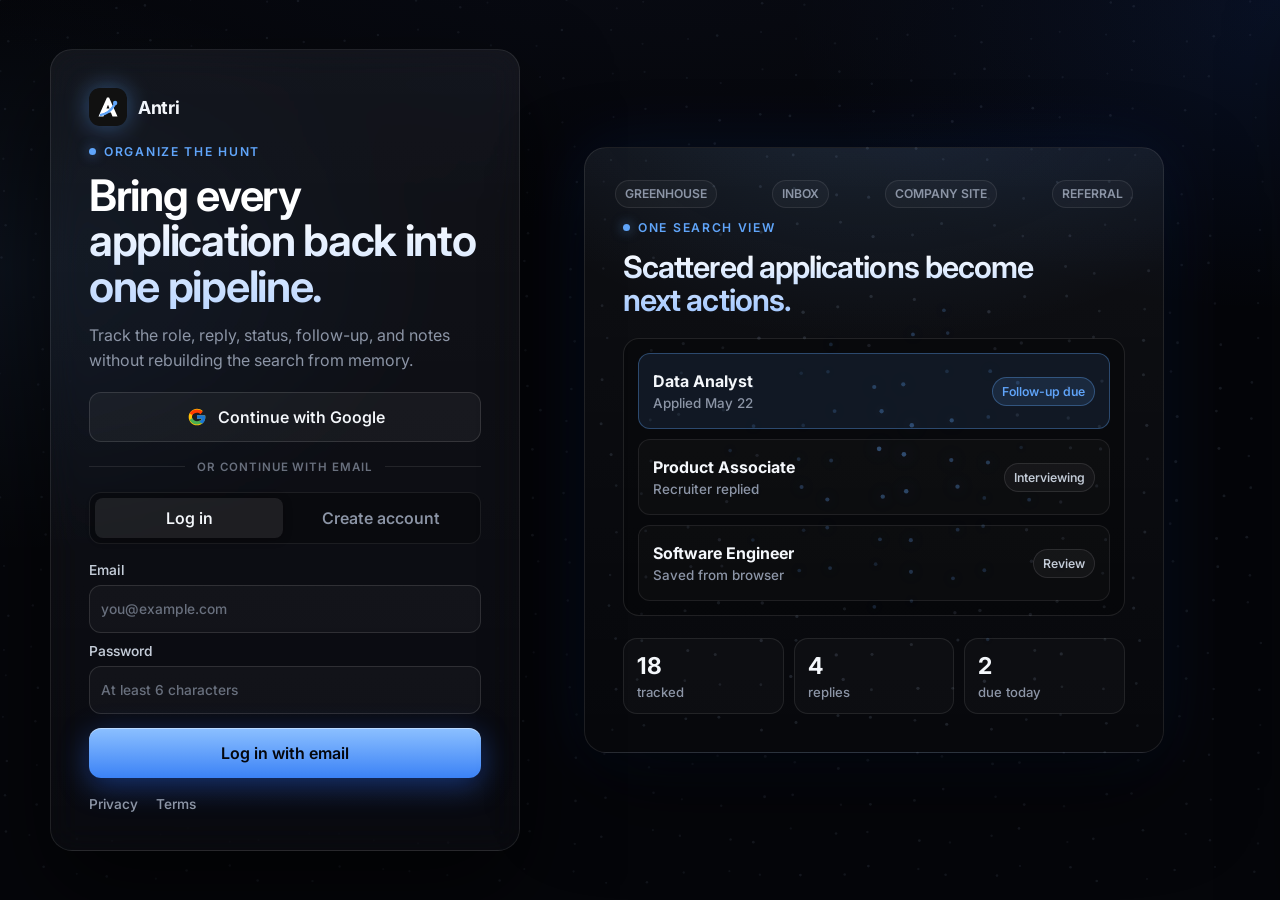
<file: index.html>
<!doctype html>
<html lang="en">
  <head>
    <meta charset="utf-8">
    <meta name="viewport" content="width=device-width, initial-scale=1">
    <title>Antri</title>
    <link rel="icon" href="assets/antri-mark.svg">
    <link rel="preconnect" href="https://fonts.googleapis.com">
    <link rel="preconnect" href="https://fonts.gstatic.com" crossorigin>
    <link href="https://fonts.googleapis.com/css2?family=Inter:wght@400;500;600;700&display=swap" rel="stylesheet">
    <link rel="stylesheet" href="styles.css">
    <link rel="stylesheet" href="auth.css">
    <link rel="stylesheet" href="app-theme.css">
  </head>
  <body>
    <section id="authGate" class="auth-shell" aria-label="Antri account access">
      <canvas id="authCanvas" aria-hidden="true"></canvas>
      <div class="auth-layout">
        <div class="auth-panel">
          <div class="auth-brand">
            <img class="auth-mark" src="assets/antri-mark.svg" alt="" aria-hidden="true">
            <strong>Antri</strong>
          </div>

          <div class="auth-copy">
            <p class="eyebrow">Organize the hunt</p>
            <h1>Bring every application back into one pipeline.</h1>
            <p>Track the role, reply, status, follow-up, and notes without rebuilding the search from memory.</p>
          </div>

          <div class="oauth-stack">
            <button class="oauth-button google" type="button" id="googleAuthButton">
              <span aria-hidden="true"><img src="assets/google-g.svg" alt=""></span>
              Continue with Google
            </button>
          </div>

          <div class="auth-divider"><span>or continue with email</span></div>

          <div class="auth-mode" role="group" aria-label="Email account mode">
            <button class="active" type="button" data-auth-mode="login">Log in</button>
            <button type="button" data-auth-mode="signup">Create account</button>
          </div>

          <form id="authForm" class="auth-form">
            <label>
              Email
              <input id="authEmail" type="email" autocomplete="email" required placeholder="you@example.com">
            </label>
            <label>
              Password
              <input id="authPassword" type="password" autocomplete="current-password" minlength="6" required placeholder="At least 6 characters">
            </label>
            <button class="primary-button auth-submit" type="submit" id="authSubmitButton">Log in with email</button>
          </form>

          <output id="authStatus" class="auth-status" aria-live="polite"></output>
          <div class="auth-legal-links">
            <a href="privacy.html">Privacy</a>
            <a href="terms.html">Terms</a>
          </div>
        </div>

        <section class="auth-preview" aria-label="Application tracking preview">
          <div class="auth-noise" aria-hidden="true">
            <span>Greenhouse</span>
            <span>Inbox</span>
            <span>Company site</span>
            <span>Referral</span>
          </div>
          <div class="auth-preview-head">
            <p class="eyebrow">One search view</p>
            <strong>Scattered applications become next actions.</strong>
          </div>
          <div class="auth-preview-board" aria-hidden="true">
            <article class="preview-job active">
              <div>
                <strong>Data Analyst</strong>
                <span>Applied May 22</span>
              </div>
              <em>Follow-up due</em>
            </article>
            <article class="preview-job">
              <div>
                <strong>Product Associate</strong>
                <span>Recruiter replied</span>
              </div>
              <em>Interviewing</em>
            </article>
            <article class="preview-job">
              <div>
                <strong>Software Engineer</strong>
                <span>Saved from browser</span>
              </div>
              <em>Review</em>
            </article>
          </div>
          <div class="auth-preview-metrics" aria-hidden="true">
            <span><strong>18</strong> tracked</span>
            <span><strong>4</strong> replies</span>
            <span><strong>2</strong> due today</span>
          </div>
        </section>
      </div>
    </section>

    <div id="appShell" class="app-shell" hidden>
      <canvas id="appCanvas" aria-hidden="true"></canvas>
      <aside class="sidebar" aria-label="Workspace navigation">
        <div class="brand">
          <img class="brand-mark" src="assets/antri-mark.svg" alt="" aria-hidden="true">
          <div>
            <strong>Antri</strong>
            <span>Job search workspace</span>
          </div>
        </div>

        <nav class="nav-list" aria-label="Primary">
          <button class="nav-item active" type="button" data-view="pipeline" title="Pipeline">
            <span aria-hidden="true"><svg viewBox="0 0 24 24" fill="none" stroke="currentColor" stroke-width="2" stroke-linecap="round" stroke-linejoin="round"><rect x="3" y="3" width="7" height="9" rx="1.5"/><rect x="14" y="3" width="7" height="5" rx="1.5"/><rect x="14" y="12" width="7" height="9" rx="1.5"/><rect x="3" y="16" width="7" height="5" rx="1.5"/></svg></span>
            <span>Pipeline</span>
          </button>
          <button class="nav-item" type="button" data-view="board" title="Board">
            <span aria-hidden="true"><svg viewBox="0 0 24 24" fill="none" stroke="currentColor" stroke-width="2" stroke-linecap="round" stroke-linejoin="round"><rect x="3" y="4" width="5" height="16" rx="1.5"/><rect x="10" y="4" width="5" height="10" rx="1.5"/><rect x="17" y="4" width="5" height="13" rx="1.5"/></svg></span>
            <span>Board</span>
          </button>
          <button class="nav-item" type="button" data-view="followups" title="Follow-ups">
            <span aria-hidden="true"><svg viewBox="0 0 24 24" fill="none" stroke="currentColor" stroke-width="2" stroke-linecap="round" stroke-linejoin="round"><path d="M10.27 6.6A6 6 0 0 1 18 12v3a4 4 0 0 0 1.34 3H4.66A4 4 0 0 0 6 15v-3a6 6 0 0 1 4.27-5.4Z"/><path d="M10.3 21a2 2 0 0 0 3.4 0"/></svg></span>
            <span>Follow-ups</span>
          </button>
          <button class="nav-item" type="button" data-view="insights" title="Insights">
            <span aria-hidden="true"><svg viewBox="0 0 24 24" fill="none" stroke="currentColor" stroke-width="2" stroke-linecap="round" stroke-linejoin="round"><path d="M3 3v16a2 2 0 0 0 2 2h16"/><rect x="7" y="11" width="3" height="6" rx="1"/><rect x="13" y="7" width="3" height="10" rx="1"/></svg></span>
            <span>Insights</span>
          </button>
          <button class="nav-item" type="button" data-view="integrations" title="Integrations">
            <span aria-hidden="true"><svg viewBox="0 0 24 24" fill="none" stroke="currentColor" stroke-width="2" stroke-linecap="round" stroke-linejoin="round"><path d="M9 2v5"/><path d="M15 2v5"/><path d="M6 7h12v4a6 6 0 0 1-12 0Z"/><path d="M12 17v5"/></svg></span>
            <span>Integrations</span>
          </button>
        </nav>

        <div class="sidebar-footer">
          <a href="privacy.html">Privacy policy</a>
        </div>
      </aside>

      <main class="workspace">
        <header class="topbar">
          <div>
            <p class="eyebrow">Career command center</p>
            <h1>Your job search, organized</h1>
          </div>
          <div class="topbar-actions">
            <button class="ghost-button" type="button" id="importButton" title="Import JSON">Import</button>
            <button class="ghost-button" type="button" id="exportButton" title="Export JSON">Export</button>
            <button class="primary-button" type="button" id="openFormButton">
              <span aria-hidden="true">+</span>
              Add job
            </button>
            <button class="plan-pill" id="planPill" type="button" hidden></button>
            <div class="account-menu" id="accountMenu">
              <button
                class="account-trigger"
                type="button"
                id="accountMenuButton"
                aria-haspopup="menu"
                aria-expanded="false"
                title="Account menu"
              >
                <span class="account-avatar" aria-hidden="true"></span>
                <span class="account-chevron" aria-hidden="true"></span>
                <span class="sr-only">Open account menu</span>
              </button>
              <div class="account-dropdown" id="accountDropdown" role="menu" hidden>
                <div class="account-identity">
                  <span>Signed in as</span>
                  <strong id="accountEmail"></strong>
                </div>
                <div class="account-plan" id="accountPlan"></div>
                <button class="account-action plan-action" type="button" id="planActionButton" role="menuitem" hidden></button>
                <a class="account-action" href="privacy.html" role="menuitem">Privacy policy</a>
                <a class="account-action" href="terms.html" role="menuitem">Terms of service</a>
                <button class="account-action" type="button" id="signOutButton" role="menuitem">Sign out</button>
                <button class="account-action account-danger" type="button" id="deleteAccountButton" role="menuitem">Delete account</button>
              </div>
            </div>
            <input id="importFile" type="file" accept="application/json" hidden>
          </div>
        </header>
        <output id="syncStatus" class="sync-status" aria-live="polite"></output>

        <section class="metric-grid" aria-label="Application summary">
          <article class="metric">
            <span>Total applications</span>
            <strong id="totalApplications">0</strong>
          </article>
          <article class="metric">
            <span>Active pipeline</span>
            <strong id="activeApplications">0</strong>
          </article>
          <article class="metric">
            <span>Heard back</span>
            <strong id="heardBackCount">0</strong>
          </article>
          <article class="metric accent">
            <span>Follow-ups due</span>
            <strong id="followUpCount">0</strong>
          </article>
        </section>

        <section class="controls" aria-label="Filters">
          <div class="filter-topline">
            <label class="search-field">
              <span aria-hidden="true">?</span>
              <input id="searchInput" type="search" placeholder="Search role, company, location, notes">
            </label>
            <div class="control-row">
              <select id="statusFilter" aria-label="Filter by status">
                <option value="all">All statuses</option>
              </select>
              <select id="sortSelect" aria-label="Sort applications">
                <option value="date-desc">Newest to oldest</option>
                <option value="date-asc">Oldest to newest</option>
                <option value="role-asc">Alphabetical A-Z</option>
                <option value="role-desc">Alphabetical Z-A</option>
                <option value="company-asc">Company A-Z</option>
                <option value="company-desc">Company Z-A</option>
                <option value="followup">Follow-up date</option>
                <option value="priority">Priority</option>
              </select>
            </div>
          </div>
          <div class="source-filter">
            <span class="filter-label">Source</span>
            <div id="sourceFilters" class="source-filters" aria-label="Filter by source"></div>
          </div>
        </section>

        <section id="pipelineView" class="view active-view" aria-label="Applications">
          <div class="section-head">
            <div>
              <h2>Applications</h2>
              <p id="resultCount">0 records</p>
            </div>
            <button class="ghost-button" type="button" id="csvButton">Download CSV</button>
          </div>
          <div id="jobList" class="job-list"></div>
          <div id="emptyState" class="empty-state" hidden>
            <strong>No applications match this view.</strong>
            <span>Add a job or adjust your filters.</span>
          </div>
        </section>

        <section id="boardView" class="view" aria-label="Board">
          <div class="section-head">
            <div>
              <h2>Board</h2>
              <p>Drag a card between columns to update its status</p>
            </div>
          </div>
          <div id="kanban" class="kanban"></div>
        </section>

        <section id="followupsView" class="view" aria-label="Follow-ups">
          <div class="section-head">
            <div>
              <h2>Follow-ups</h2>
              <p>Upcoming and overdue next actions</p>
            </div>
          </div>
          <div id="followupList" class="timeline"></div>
        </section>

        <section id="insightsView" class="view" aria-label="Insights">
          <div class="section-head">
            <div>
              <h2>Insights</h2>
              <p>Status mix, response rate, and sources</p>
            </div>
          </div>
          <div class="insight-layout">
            <div class="chart-panel">
              <h3>Status distribution</h3>
              <div id="statusChart" class="status-chart"></div>
            </div>
            <div class="chart-panel">
              <h3>Source performance</h3>
              <div id="sourceChart" class="source-chart"></div>
            </div>
          </div>
        </section>

        <section id="integrationsView" class="view" aria-label="Integrations">
          <div class="section-head">
            <div>
              <h2>Email sync</h2>
              <p>Auto-forward recruiter emails to Antri and we'll update the matching application</p>
            </div>
          </div>

          <div class="email-sync">
            <div class="email-sync-head">
              <div class="email-logos" aria-hidden="true">
                <span class="email-logo">
                  <svg viewBox="0 0 48 48" xmlns="http://www.w3.org/2000/svg">
                    <path fill="#4caf50" d="M45 16.2l-5 2.75-5 4.75L35 40h7c1.657 0 3-1.343 3-3V16.2z"/>
                    <path fill="#1e88e5" d="M3 16.2l3.614 1.71L13 23.7V40H6c-1.657 0-3-1.343-3-3V16.2z"/>
                    <polygon fill="#e53935" points="35,11.2 24,19.45 13,11.2 12,17 13,23.7 24,31.95 35,23.7 36,17"/>
                    <path fill="#c62828" d="M3 12.298V16.2l10 7.5V11.2L9.876 8.859C9.132 8.301 8.228 8 7.298 8 4.924 8 3 9.924 3 12.298z"/>
                    <path fill="#fbc02d" d="M45 12.298V16.2l-10 7.5V11.2l3.124-2.341C38.868 8.301 39.772 8 40.702 8 43.076 8 45 9.924 45 12.298z"/>
                  </svg>
                </span>
                <span class="email-logo">
                  <svg viewBox="0 0 48 48" xmlns="http://www.w3.org/2000/svg">
                    <path fill="#0a2767" d="M44 24l-9-5v10z"/>
                    <rect x="25" y="14" width="19" height="20" rx="1.5" fill="#28a8ea"/>
                    <path fill="#0078d4" d="M25 14h19v3l-9.5 6L25 17z"/>
                    <rect x="4" y="9" width="24" height="30" rx="3.5" fill="#0364b8"/>
                    <ellipse cx="16" cy="24" rx="7.4" ry="8.2" fill="none" stroke="#fff" stroke-width="3.4"/>
                  </svg>
                </span>
              </div>
              <div>
                <h3>Connect Gmail or Outlook</h3>
                <p>Set a one-time auto-forward rule. Antri reads forwarded recruiter emails and updates the matching application's status and notes — automatically.</p>
              </div>
            </div>

            <button class="primary-button" type="button" id="connectEmailButton">Get my forwarding address</button>
            <output id="emailSyncStatus" class="sync-status" aria-live="polite"></output>

            <div id="emailSetup" hidden>
              <p class="email-label">Your unique forwarding address</p>
              <div class="email-address-row">
                <code id="forwardAddress"></code>
                <button class="ghost-button small" type="button" id="copyAddressButton">Copy</button>
              </div>

              <div id="emailVerifyNotice" class="email-verify" hidden>
                <strong>Gmail confirmation code received</strong>
                <code id="emailVerifyCode"></code>
                <p>Enter this in Gmail's "Add a forwarding address" dialog to confirm, then add the filter below.</p>
              </div>

              <p class="email-steps-intro">Copy the address above, then set a one-time forwarding rule for your provider:</p>
              <div class="email-steps">
                <div>
                  <h4>Gmail</h4>
                  <ol>
                    <li>Open Gmail → click the <strong>⚙ gear</strong> → <strong>See all settings</strong> → the <strong>Forwarding and POP/IMAP</strong> tab.</li>
                    <li>Click <strong>Add a forwarding address</strong>, paste your Antri address, then <strong>Next → Proceed</strong>.</li>
                    <li>Gmail sends a confirmation code to Antri. Come back here and click <strong>Check for code</strong> — it appears above. Paste it into Gmail's dialog and click <strong>Verify</strong>.</li>
                    <li>In Gmail's search bar, click the <strong>filter</strong> icon → set who to capture (e.g. <em>from</em> recruiters or job boards, or subjects like <em>interview</em>) → <strong>Create filter</strong>.</li>
                    <li>Tick <strong>Forward it to</strong>, choose your Antri address, then <strong>Create filter</strong>. Done.</li>
                  </ol>
                </div>
                <div>
                  <h4>Outlook</h4>
                  <ol>
                    <li>Open Outlook → click the <strong>⚙ gear</strong> → <strong>Mail</strong> → <strong>Rules</strong>.</li>
                    <li>Click <strong>Add new rule</strong> and give it a name like “Forward to Antri”.</li>
                    <li>Add a condition (e.g. <em>Subject includes</em> “interview”, or <em>From</em> specific recruiters).</li>
                    <li>Add the action <strong>Forward to</strong> and paste your Antri address.</li>
                    <li>Click <strong>Save</strong>. No confirmation code is needed for Outlook.</li>
                  </ol>
                </div>
              </div>
              <button class="ghost-button small" type="button" id="refreshEmailButton">Check for code</button>
              <p class="email-footnote">Once a rule is set, Antri reads forwarded recruiter emails and updates the matching application's status, reply state, and notes automatically. Forward only job-related mail to keep your pipeline clean — Antri processes these emails to update your cards and does not store your inbox.</p>
            </div>
          </div>
        </section>
      </main>
    </div>

    <div id="drawerBackdrop" class="drawer-backdrop" hidden></div>
    <aside id="jobDrawer" class="drawer" aria-label="Job application form" aria-hidden="true" inert>
      <form id="jobForm">
        <div class="drawer-head">
          <div>
            <p class="eyebrow">Application record</p>
            <h2 id="drawerTitle">Add job</h2>
          </div>
          <button class="drawer-close" type="button" id="closeDrawerButton" title="Close job form" aria-label="Close job form">
            <span aria-hidden="true"></span>
          </button>
        </div>

        <input type="hidden" id="jobId">

        <section class="smart-add" id="smartAdd" aria-label="Smart add">
          <div class="smart-add-head">
            <div>
              <p class="smart-kicker">Smart Add</p>
              <h3>Turn a posting into a draft.</h3>
              <p>Paste a job link first. Add job text only when a site blocks extraction.</p>
            </div>
            <span id="smartResult" class="smart-result" aria-live="polite"></span>
          </div>
          <label class="full-span">
            Job post link
            <input id="smartUrlInput" type="url" placeholder="Paste LinkedIn, Indeed, Greenhouse, Lever, Workday, or company job URL">
          </label>
          <label class="full-span">
            Optional fallback text
            <textarea id="smartTextInput" rows="4" placeholder="If the link fails, paste the visible job post text here"></textarea>
          </label>
          <div class="smart-add-actions">
            <button class="ghost-button" type="button" id="extractTextButton">Extract from text</button>
            <button class="ghost-button" type="button" id="clearSmartButton">Clear</button>
            <button class="primary-button" type="button" id="extractUrlButton">Extract from link</button>
          </div>
          <div class="smart-lock" id="smartLock" hidden>
            <div class="smart-lock-inner">
              <span class="lock-badge">
                <svg viewBox="0 0 24 24" fill="none" stroke="currentColor" stroke-width="2" stroke-linecap="round" stroke-linejoin="round"><rect x="4" y="11" width="16" height="10" rx="2"/><path d="M8 11V7a4 4 0 0 1 8 0v4"/></svg>
                Pro feature
              </span>
              <strong>Turn any job link into a filled draft</strong>
              <p>Smart Add and the browser extension are part of Antri Pro.</p>
              <button class="primary-button" type="button" id="smartLockUpgrade">Upgrade to Pro</button>
            </div>
          </div>
        </section>

        <div class="form-grid">
          <label>
            Job role
            <input id="roleInput" required placeholder="Product Manager">
          </label>
          <label>
            Company
            <input id="companyInput" required placeholder="Acme Inc.">
          </label>
          <label>
            Location
            <input id="locationInput" placeholder="New York, NY or Remote">
          </label>
          <label>
            Date applied
            <input id="dateAppliedInput" type="date" required>
          </label>
          <label>
            Status
            <select id="statusInput"></select>
          </label>
          <label>
            Heard back?
            <select id="heardBackInput">
              <option value="false">No</option>
              <option value="true">Yes</option>
            </select>
          </label>
          <label>
            Priority
            <select id="priorityInput">
              <option value="High">High</option>
              <option value="Medium" selected>Medium</option>
              <option value="Low">Low</option>
            </select>
          </label>
          <label>
            Compensation
            <input id="compensationInput" placeholder="$90k-$115k">
          </label>
          <label>
            Source
            <input id="sourceInput" placeholder="LinkedIn, referral, company site">
          </label>
          <label>
            Contact
            <input id="contactInput" placeholder="Recruiter or hiring manager">
          </label>
          <label>
            Job post URL
            <input id="urlInput" type="url" placeholder="https://">
          </label>
          <label>
            Follow-up date
            <input id="followUpInput" type="date">
          </label>
          <label class="full-span">
            Notes
            <textarea id="notesInput" rows="5" placeholder="Interview details, requirements, reminders, email thread notes"></textarea>
          </label>
        </div>

        <div class="drawer-actions">
          <p class="ai-review-notice">AntriAI can make mistakes. Please review details before saving.</p>
          <button class="danger-button" type="button" id="deleteButton">Delete</button>
          <div>
            <button class="ghost-button" type="button" id="cancelButton">Cancel</button>
            <button class="primary-button" type="submit">Save job</button>
          </div>
        </div>
      </form>
    </aside>

    <div id="upgradeBackdrop" class="upgrade-backdrop" hidden></div>
    <div id="upgradeModal" class="upgrade-modal" role="dialog" aria-modal="true" aria-labelledby="upgradeTitle" aria-hidden="true" hidden>
      <button class="upgrade-close" type="button" id="upgradeClose" aria-label="Close">
        <svg viewBox="0 0 24 24" fill="none" stroke="currentColor" stroke-width="2" stroke-linecap="round" stroke-linejoin="round"><path d="M18 6 6 18"/><path d="m6 6 12 12"/></svg>
      </button>
      <span class="eyebrow">Antri Pro</span>
      <h2 id="upgradeTitle">Unlock unlimited tracking</h2>
      <p id="upgradeReason" class="upgrade-reason">Go beyond the free plan with automation and unlimited applications.</p>
      <div class="upgrade-price"><span class="amt">$9.99</span><span class="per">/ month</span></div>
      <p class="upgrade-trial">Start with a <strong>3-day free trial</strong> — then $9.99/month. Cancel anytime.</p>
      <ul class="upgrade-feats">
        <li><svg viewBox="0 0 24 24" fill="none" stroke="currentColor" stroke-width="3" stroke-linecap="round" stroke-linejoin="round"><path d="M20 6 9 17l-5-5"/></svg> Unlimited applications (Free is capped at 50)</li>
        <li><svg viewBox="0 0 24 24" fill="none" stroke="currentColor" stroke-width="3" stroke-linecap="round" stroke-linejoin="round"><path d="M20 6 9 17l-5-5"/></svg> Smart Add — paste a link, get a filled draft</li>
        <li><svg viewBox="0 0 24 24" fill="none" stroke="currentColor" stroke-width="3" stroke-linecap="round" stroke-linejoin="round"><path d="M20 6 9 17l-5-5"/></svg> The browser extension</li>
        <li><svg viewBox="0 0 24 24" fill="none" stroke="currentColor" stroke-width="3" stroke-linecap="round" stroke-linejoin="round"><path d="M20 6 9 17l-5-5"/></svg> Cancel anytime</li>
      </ul>
      <button class="primary-button" type="button" id="upgradeCheckout">Start 3-day free trial</button>
      <output id="upgradeStatus" class="upgrade-status" aria-live="polite"></output>
      <p class="upgrade-fine">Secure checkout via Stripe. By continuing you agree to our <a href="terms.html" target="_blank" rel="noreferrer">Terms</a> &amp; <a href="privacy.html" target="_blank" rel="noreferrer">Privacy Policy</a>.</p>
    </div>

    <div id="confirmBackdrop" class="upgrade-backdrop" hidden></div>
    <div id="deleteModal" class="upgrade-modal danger-modal" role="dialog" aria-modal="true" aria-labelledby="deleteTitle" aria-hidden="true" hidden>
      <button class="upgrade-close" type="button" id="deleteCancelButton" aria-label="Close">
        <svg viewBox="0 0 24 24" fill="none" stroke="currentColor" stroke-width="2" stroke-linecap="round" stroke-linejoin="round"><path d="M18 6 6 18"/><path d="m6 6 12 12"/></svg>
      </button>
      <span class="eyebrow danger">Delete account</span>
      <h2 id="deleteTitle">Delete your account?</h2>
      <p class="upgrade-reason">This permanently deletes <strong>all your applications</strong> and cancels any active subscription. This <strong>cannot be undone</strong>. Consider exporting your data first.</p>
      <label class="delete-confirm">
        <span>Type <strong>DELETE</strong> to confirm</span>
        <input id="deleteConfirmInput" type="text" autocomplete="off" autocapitalize="off" spellcheck="false" placeholder="DELETE">
      </label>
      <button class="danger-solid" type="button" id="deleteConfirmButton" disabled>Permanently delete account</button>
      <output id="deleteStatus" class="upgrade-status" aria-live="polite"></output>
    </div>

    <template id="jobCardTemplate">
      <article class="job-card">
        <div class="job-card-main">
          <div>
            <div class="job-title-row">
              <h3></h3>
              <span class="priority-pill"></span>
            </div>
            <p class="company-line"></p>
          </div>
          <span class="status-pill"></span>
        </div>
        <div class="job-meta"></div>
        <p class="job-notes"></p>
        <div class="job-actions">
          <a class="job-link" target="_blank" rel="noreferrer">Open posting</a>
          <button class="ghost-button small" type="button">Edit</button>
        </div>
      </article>
    </template>

    <script src="auth-visual.js?v=login-revamp-1"></script>
    <script src="app-visual.js?v=app-revamp-1"></script>
    <script src="auth-config.js?v=draft-login-1"></script>
    <script src="auth-client.js?v=draft-login-1"></script>
    <script src="app.js?v=draft-login-1"></script>
  </body>
</html>
</file>
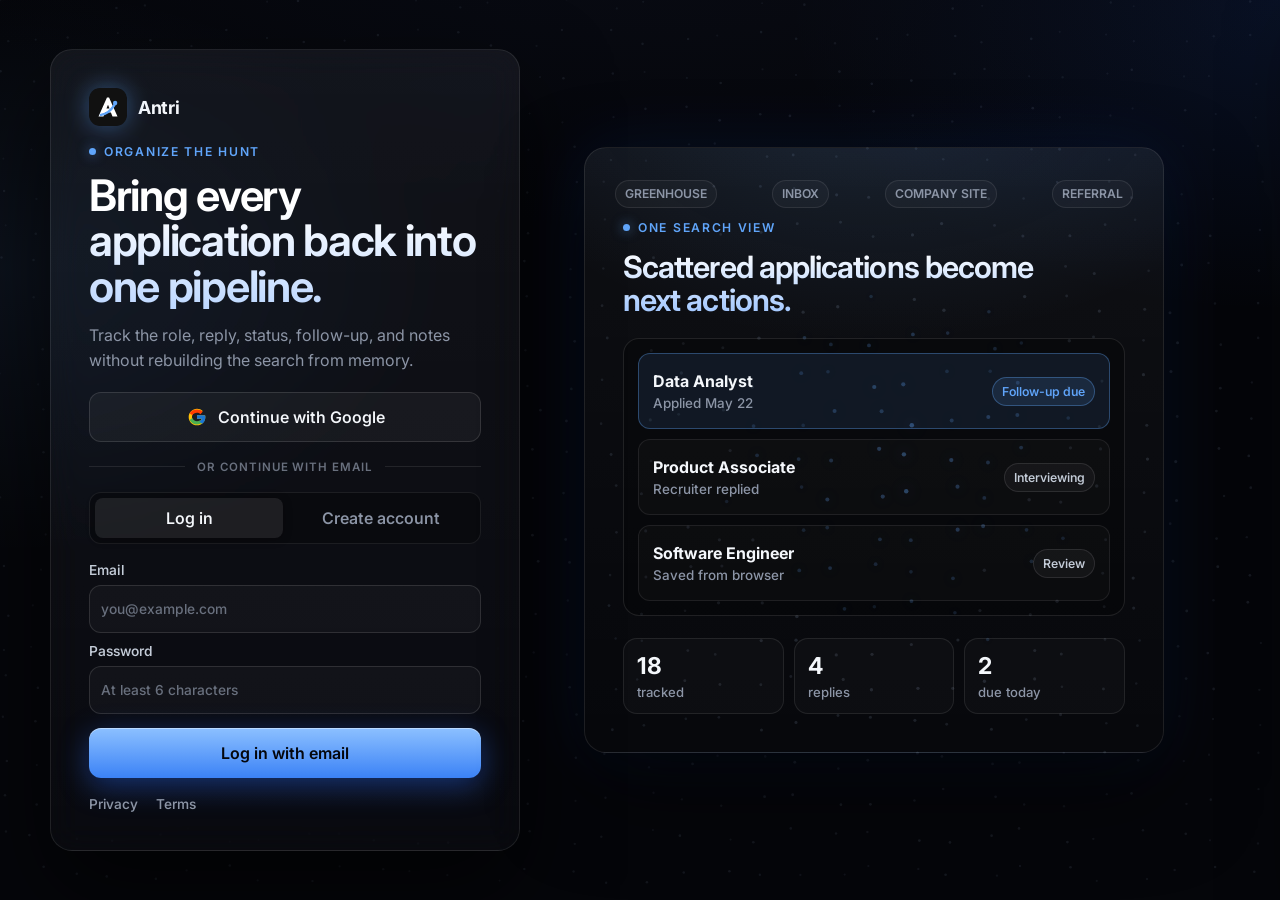
<file: app.html>
<!doctype html>
<html lang="en">
  <head>
    <meta charset="utf-8">
    <meta name="viewport" content="width=device-width, initial-scale=1">
    <title>Antri</title>
    <link rel="icon" href="assets/antri-mark.svg">
    <link rel="preconnect" href="https://fonts.googleapis.com">
    <link rel="preconnect" href="https://fonts.gstatic.com" crossorigin>
    <link href="https://fonts.googleapis.com/css2?family=Inter:wght@400;500;600;700&display=swap" rel="stylesheet">
    <link rel="stylesheet" href="styles.css">
    <link rel="stylesheet" href="auth.css">
    <link rel="stylesheet" href="app-theme.css">
  </head>
  <body>
    <section id="authGate" class="auth-shell" aria-label="Antri account access">
      <canvas id="authCanvas" aria-hidden="true"></canvas>
      <div class="auth-layout">
        <div class="auth-panel">
          <div class="auth-brand">
            <img class="auth-mark" src="assets/antri-mark.svg" alt="" aria-hidden="true">
            <strong>Antri</strong>
          </div>

          <div class="auth-copy">
            <p class="eyebrow">Organize the hunt</p>
            <h1>Bring every application back into one pipeline.</h1>
            <p>Track the role, reply, status, follow-up, and notes without rebuilding the search from memory.</p>
          </div>

          <div class="oauth-stack">
            <button class="oauth-button google" type="button" id="googleAuthButton">
              <span aria-hidden="true"><img src="assets/google-g.svg" alt=""></span>
              Continue with Google
            </button>
          </div>

          <div class="auth-divider"><span>or continue with email</span></div>

          <div class="auth-mode" role="group" aria-label="Email account mode">
            <button class="active" type="button" data-auth-mode="login">Log in</button>
            <button type="button" data-auth-mode="signup">Create account</button>
          </div>

          <form id="authForm" class="auth-form">
            <label>
              Email
              <input id="authEmail" type="email" autocomplete="email" required placeholder="you@example.com">
            </label>
            <label>
              Password
              <input id="authPassword" type="password" autocomplete="current-password" minlength="6" required placeholder="At least 6 characters">
            </label>
            <button class="primary-button auth-submit" type="submit" id="authSubmitButton">Log in with email</button>
          </form>

          <output id="authStatus" class="auth-status" aria-live="polite"></output>
          <div class="auth-legal-links">
            <a href="privacy.html">Privacy</a>
            <a href="terms.html">Terms</a>
          </div>
        </div>

        <section class="auth-preview" aria-label="Application tracking preview">
          <div class="auth-noise" aria-hidden="true">
            <span>Greenhouse</span>
            <span>Inbox</span>
            <span>Company site</span>
            <span>Referral</span>
          </div>
          <div class="auth-preview-head">
            <p class="eyebrow">One search view</p>
            <strong>Scattered applications become next actions.</strong>
          </div>
          <div class="auth-preview-board" aria-hidden="true">
            <article class="preview-job active">
              <div>
                <strong>Data Analyst</strong>
                <span>Applied May 22</span>
              </div>
              <em>Follow-up due</em>
            </article>
            <article class="preview-job">
              <div>
                <strong>Product Associate</strong>
                <span>Recruiter replied</span>
              </div>
              <em>Interviewing</em>
            </article>
            <article class="preview-job">
              <div>
                <strong>Software Engineer</strong>
                <span>Saved from browser</span>
              </div>
              <em>Review</em>
            </article>
          </div>
          <div class="auth-preview-metrics" aria-hidden="true">
            <span><strong>18</strong> tracked</span>
            <span><strong>4</strong> replies</span>
            <span><strong>2</strong> due today</span>
          </div>
        </section>
      </div>
    </section>

    <div id="appShell" class="app-shell" hidden>
      <canvas id="appCanvas" aria-hidden="true"></canvas>
      <aside class="sidebar" aria-label="Workspace navigation">
        <div class="brand">
          <img class="brand-mark" src="assets/antri-mark.svg" alt="" aria-hidden="true">
          <div>
            <strong>Antri</strong>
            <span>Job search workspace</span>
          </div>
        </div>

        <nav class="nav-list" aria-label="Primary">
          <button class="nav-item active" type="button" data-view="pipeline" title="Pipeline">
            <span aria-hidden="true"><svg viewBox="0 0 24 24" fill="none" stroke="currentColor" stroke-width="2" stroke-linecap="round" stroke-linejoin="round"><rect x="3" y="3" width="7" height="9" rx="1.5"/><rect x="14" y="3" width="7" height="5" rx="1.5"/><rect x="14" y="12" width="7" height="9" rx="1.5"/><rect x="3" y="16" width="7" height="5" rx="1.5"/></svg></span>
            <span>Pipeline</span>
          </button>
          <button class="nav-item" type="button" data-view="board" title="Board">
            <span aria-hidden="true"><svg viewBox="0 0 24 24" fill="none" stroke="currentColor" stroke-width="2" stroke-linecap="round" stroke-linejoin="round"><rect x="3" y="4" width="5" height="16" rx="1.5"/><rect x="10" y="4" width="5" height="10" rx="1.5"/><rect x="17" y="4" width="5" height="13" rx="1.5"/></svg></span>
            <span>Board</span>
          </button>
          <button class="nav-item" type="button" data-view="followups" title="Follow-ups">
            <span aria-hidden="true"><svg viewBox="0 0 24 24" fill="none" stroke="currentColor" stroke-width="2" stroke-linecap="round" stroke-linejoin="round"><path d="M10.27 6.6A6 6 0 0 1 18 12v3a4 4 0 0 0 1.34 3H4.66A4 4 0 0 0 6 15v-3a6 6 0 0 1 4.27-5.4Z"/><path d="M10.3 21a2 2 0 0 0 3.4 0"/></svg></span>
            <span>Follow-ups</span>
          </button>
          <button class="nav-item" type="button" data-view="insights" title="Insights">
            <span aria-hidden="true"><svg viewBox="0 0 24 24" fill="none" stroke="currentColor" stroke-width="2" stroke-linecap="round" stroke-linejoin="round"><path d="M3 3v16a2 2 0 0 0 2 2h16"/><rect x="7" y="11" width="3" height="6" rx="1"/><rect x="13" y="7" width="3" height="10" rx="1"/></svg></span>
            <span>Insights</span>
          </button>
          <button class="nav-item" type="button" data-view="integrations" title="Integrations">
            <span aria-hidden="true"><svg viewBox="0 0 24 24" fill="none" stroke="currentColor" stroke-width="2" stroke-linecap="round" stroke-linejoin="round"><path d="M9 2v5"/><path d="M15 2v5"/><path d="M6 7h12v4a6 6 0 0 1-12 0Z"/><path d="M12 17v5"/></svg></span>
            <span>Integrations</span>
          </button>
        </nav>

        <div class="sidebar-footer">
          <a href="privacy.html">Privacy policy</a>
        </div>
      </aside>

      <main class="workspace">
        <header class="topbar">
          <div>
            <p class="eyebrow">Career command center</p>
            <h1>Your job search, organized</h1>
          </div>
          <div class="topbar-actions">
            <button class="ghost-button" type="button" id="importButton" title="Import JSON">Import</button>
            <button class="ghost-button" type="button" id="exportButton" title="Export JSON">Export</button>
            <button class="primary-button" type="button" id="openFormButton">
              <span aria-hidden="true">+</span>
              Add job
            </button>
            <button class="plan-pill" id="planPill" type="button" hidden></button>
            <div class="account-menu" id="accountMenu">
              <button
                class="account-trigger"
                type="button"
                id="accountMenuButton"
                aria-haspopup="menu"
                aria-expanded="false"
                title="Account menu"
              >
                <span class="account-avatar" aria-hidden="true"></span>
                <span class="account-chevron" aria-hidden="true"></span>
                <span class="sr-only">Open account menu</span>
              </button>
              <div class="account-dropdown" id="accountDropdown" role="menu" hidden>
                <div class="account-identity">
                  <span>Signed in as</span>
                  <strong id="accountEmail"></strong>
                </div>
                <div class="account-plan" id="accountPlan"></div>
                <button class="account-action plan-action" type="button" id="planActionButton" role="menuitem" hidden></button>
                <a class="account-action" href="privacy.html" role="menuitem">Privacy policy</a>
                <a class="account-action" href="terms.html" role="menuitem">Terms of service</a>
                <button class="account-action" type="button" id="signOutButton" role="menuitem">Sign out</button>
                <button class="account-action account-danger" type="button" id="deleteAccountButton" role="menuitem">Delete account</button>
              </div>
            </div>
            <input id="importFile" type="file" accept="application/json" hidden>
          </div>
        </header>
        <output id="syncStatus" class="sync-status" aria-live="polite"></output>

        <section class="metric-grid" aria-label="Application summary">
          <article class="metric">
            <span>Total applications</span>
            <strong id="totalApplications">0</strong>
          </article>
          <article class="metric">
            <span>Active pipeline</span>
            <strong id="activeApplications">0</strong>
          </article>
          <article class="metric">
            <span>Heard back</span>
            <strong id="heardBackCount">0</strong>
          </article>
          <article class="metric accent">
            <span>Follow-ups due</span>
            <strong id="followUpCount">0</strong>
          </article>
        </section>

        <section class="controls" aria-label="Filters">
          <div class="filter-topline">
            <label class="search-field">
              <span aria-hidden="true">?</span>
              <input id="searchInput" type="search" placeholder="Search role, company, location, notes">
            </label>
            <div class="control-row">
              <select id="statusFilter" aria-label="Filter by status">
                <option value="all">All statuses</option>
              </select>
              <select id="sortSelect" aria-label="Sort applications">
                <option value="date-desc">Newest to oldest</option>
                <option value="date-asc">Oldest to newest</option>
                <option value="role-asc">Alphabetical A-Z</option>
                <option value="role-desc">Alphabetical Z-A</option>
                <option value="company-asc">Company A-Z</option>
                <option value="company-desc">Company Z-A</option>
                <option value="followup">Follow-up date</option>
                <option value="priority">Priority</option>
              </select>
            </div>
          </div>
          <div class="source-filter">
            <span class="filter-label">Source</span>
            <div id="sourceFilters" class="source-filters" aria-label="Filter by source"></div>
          </div>
        </section>

        <section id="pipelineView" class="view active-view" aria-label="Applications">
          <div class="section-head">
            <div>
              <h2>Applications</h2>
              <p id="resultCount">0 records</p>
            </div>
            <button class="ghost-button" type="button" id="csvButton">Download CSV</button>
          </div>
          <div id="jobList" class="job-list"></div>
          <div id="emptyState" class="empty-state" hidden>
            <strong>No applications match this view.</strong>
            <span>Add a job or adjust your filters.</span>
          </div>
        </section>

        <section id="boardView" class="view" aria-label="Board">
          <div class="section-head">
            <div>
              <h2>Board</h2>
              <p>Drag a card between columns to update its status</p>
            </div>
          </div>
          <div id="kanban" class="kanban"></div>
        </section>

        <section id="followupsView" class="view" aria-label="Follow-ups">
          <div class="section-head">
            <div>
              <h2>Follow-ups</h2>
              <p>Upcoming and overdue next actions</p>
            </div>
          </div>
          <div id="followupList" class="timeline"></div>
        </section>

        <section id="insightsView" class="view" aria-label="Insights">
          <div class="section-head">
            <div>
              <h2>Insights</h2>
              <p>Status mix, response rate, and sources</p>
            </div>
          </div>
          <div class="insight-layout">
            <div class="chart-panel">
              <h3>Status distribution</h3>
              <div id="statusChart" class="status-chart"></div>
            </div>
            <div class="chart-panel">
              <h3>Source performance</h3>
              <div id="sourceChart" class="source-chart"></div>
            </div>
          </div>
        </section>

        <section id="integrationsView" class="view" aria-label="Integrations">
          <div class="section-head">
            <div>
              <h2>Email sync</h2>
              <p>Auto-forward recruiter emails to Antri and we'll update the matching application</p>
            </div>
          </div>

          <div class="email-sync">
            <div class="email-sync-head">
              <div class="email-logos" aria-hidden="true">
                <span class="email-logo">
                  <svg viewBox="0 0 48 48" xmlns="http://www.w3.org/2000/svg">
                    <path fill="#4caf50" d="M45 16.2l-5 2.75-5 4.75L35 40h7c1.657 0 3-1.343 3-3V16.2z"/>
                    <path fill="#1e88e5" d="M3 16.2l3.614 1.71L13 23.7V40H6c-1.657 0-3-1.343-3-3V16.2z"/>
                    <polygon fill="#e53935" points="35,11.2 24,19.45 13,11.2 12,17 13,23.7 24,31.95 35,23.7 36,17"/>
                    <path fill="#c62828" d="M3 12.298V16.2l10 7.5V11.2L9.876 8.859C9.132 8.301 8.228 8 7.298 8 4.924 8 3 9.924 3 12.298z"/>
                    <path fill="#fbc02d" d="M45 12.298V16.2l-10 7.5V11.2l3.124-2.341C38.868 8.301 39.772 8 40.702 8 43.076 8 45 9.924 45 12.298z"/>
                  </svg>
                </span>
                <span class="email-logo">
                  <svg viewBox="0 0 48 48" xmlns="http://www.w3.org/2000/svg">
                    <path fill="#0a2767" d="M44 24l-9-5v10z"/>
                    <rect x="25" y="14" width="19" height="20" rx="1.5" fill="#28a8ea"/>
                    <path fill="#0078d4" d="M25 14h19v3l-9.5 6L25 17z"/>
                    <rect x="4" y="9" width="24" height="30" rx="3.5" fill="#0364b8"/>
                    <ellipse cx="16" cy="24" rx="7.4" ry="8.2" fill="none" stroke="#fff" stroke-width="3.4"/>
                  </svg>
                </span>
              </div>
              <div>
                <h3>Connect Gmail or Outlook</h3>
                <p>Set a one-time auto-forward rule. Antri reads forwarded recruiter emails and updates the matching application's status and notes — automatically.</p>
              </div>
            </div>

            <button class="primary-button" type="button" id="connectEmailButton">Get my forwarding address</button>
            <output id="emailSyncStatus" class="sync-status" aria-live="polite"></output>

            <div id="emailSetup" hidden>
              <p class="email-label">Your unique forwarding address</p>
              <div class="email-address-row">
                <code id="forwardAddress"></code>
                <button class="ghost-button small" type="button" id="copyAddressButton">Copy</button>
              </div>

              <div id="emailVerifyNotice" class="email-verify" hidden>
                <strong>Gmail confirmation code received</strong>
                <code id="emailVerifyCode"></code>
                <p>Enter this in Gmail's "Add a forwarding address" dialog to confirm, then add the filter below.</p>
              </div>

              <div class="email-steps">
                <div>
                  <h4>Gmail</h4>
                  <ol>
                    <li>Settings → <strong>Forwarding and POP/IMAP</strong> → <strong>Add a forwarding address</strong> → paste the address above.</li>
                    <li>Gmail emails a confirmation code to it. Click <strong>Check for code</strong> below, then enter it in Gmail.</li>
                    <li>Create a <strong>filter</strong> (e.g. from recruiters/job boards) → <strong>Forward it to</strong> your Antri address.</li>
                  </ol>
                </div>
                <div>
                  <h4>Outlook</h4>
                  <ol>
                    <li>Settings → <strong>Mail → Rules</strong> → <strong>Add new rule</strong>.</li>
                    <li>Pick a condition (e.g. specific senders/subjects) → action <strong>Forward to</strong> your Antri address.</li>
                    <li>Save. No code needed for Outlook rules.</li>
                  </ol>
                </div>
              </div>
              <button class="ghost-button small" type="button" id="refreshEmailButton">Check for code</button>
            </div>
          </div>
        </section>
      </main>
    </div>

    <div id="drawerBackdrop" class="drawer-backdrop" hidden></div>
    <aside id="jobDrawer" class="drawer" aria-label="Job application form" aria-hidden="true" inert>
      <form id="jobForm">
        <div class="drawer-head">
          <div>
            <p class="eyebrow">Application record</p>
            <h2 id="drawerTitle">Add job</h2>
          </div>
          <button class="drawer-close" type="button" id="closeDrawerButton" title="Close job form" aria-label="Close job form">
            <span aria-hidden="true"></span>
          </button>
        </div>

        <input type="hidden" id="jobId">

        <section class="smart-add" id="smartAdd" aria-label="Smart add">
          <div class="smart-add-head">
            <div>
              <p class="smart-kicker">Smart Add</p>
              <h3>Turn a posting into a draft.</h3>
              <p>Paste a job link first. Add job text only when a site blocks extraction.</p>
            </div>
            <span id="smartResult" class="smart-result" aria-live="polite"></span>
          </div>
          <label class="full-span">
            Job post link
            <input id="smartUrlInput" type="url" placeholder="Paste LinkedIn, Indeed, Greenhouse, Lever, Workday, or company job URL">
          </label>
          <label class="full-span">
            Optional fallback text
            <textarea id="smartTextInput" rows="4" placeholder="If the link fails, paste the visible job post text here"></textarea>
          </label>
          <div class="smart-add-actions">
            <button class="ghost-button" type="button" id="extractTextButton">Extract from text</button>
            <button class="ghost-button" type="button" id="clearSmartButton">Clear</button>
            <button class="primary-button" type="button" id="extractUrlButton">Extract from link</button>
          </div>
          <div class="smart-lock" id="smartLock" hidden>
            <div class="smart-lock-inner">
              <span class="lock-badge">
                <svg viewBox="0 0 24 24" fill="none" stroke="currentColor" stroke-width="2" stroke-linecap="round" stroke-linejoin="round"><rect x="4" y="11" width="16" height="10" rx="2"/><path d="M8 11V7a4 4 0 0 1 8 0v4"/></svg>
                Pro feature
              </span>
              <strong>Turn any job link into a filled draft</strong>
              <p>Smart Add and the browser extension are part of Antri Pro.</p>
              <button class="primary-button" type="button" id="smartLockUpgrade">Upgrade to Pro</button>
            </div>
          </div>
        </section>

        <div class="form-grid">
          <label>
            Job role
            <input id="roleInput" required placeholder="Product Manager">
          </label>
          <label>
            Company
            <input id="companyInput" required placeholder="Acme Inc.">
          </label>
          <label>
            Location
            <input id="locationInput" placeholder="New York, NY or Remote">
          </label>
          <label>
            Date applied
            <input id="dateAppliedInput" type="date" required>
          </label>
          <label>
            Status
            <select id="statusInput"></select>
          </label>
          <label>
            Heard back?
            <select id="heardBackInput">
              <option value="false">No</option>
              <option value="true">Yes</option>
            </select>
          </label>
          <label>
            Priority
            <select id="priorityInput">
              <option value="High">High</option>
              <option value="Medium" selected>Medium</option>
              <option value="Low">Low</option>
            </select>
          </label>
          <label>
            Compensation
            <input id="compensationInput" placeholder="$90k-$115k">
          </label>
          <label>
            Source
            <input id="sourceInput" placeholder="LinkedIn, referral, company site">
          </label>
          <label>
            Contact
            <input id="contactInput" placeholder="Recruiter or hiring manager">
          </label>
          <label>
            Job post URL
            <input id="urlInput" type="url" placeholder="https://">
          </label>
          <label>
            Follow-up date
            <input id="followUpInput" type="date">
          </label>
          <label class="full-span">
            Notes
            <textarea id="notesInput" rows="5" placeholder="Interview details, requirements, reminders, email thread notes"></textarea>
          </label>
        </div>

        <div class="drawer-actions">
          <p class="ai-review-notice">AntriAI can make mistakes. Please review details before saving.</p>
          <button class="danger-button" type="button" id="deleteButton">Delete</button>
          <div>
            <button class="ghost-button" type="button" id="cancelButton">Cancel</button>
            <button class="primary-button" type="submit">Save job</button>
          </div>
        </div>
      </form>
    </aside>

    <div id="upgradeBackdrop" class="upgrade-backdrop" hidden></div>
    <div id="upgradeModal" class="upgrade-modal" role="dialog" aria-modal="true" aria-labelledby="upgradeTitle" aria-hidden="true" hidden>
      <button class="upgrade-close" type="button" id="upgradeClose" aria-label="Close">
        <svg viewBox="0 0 24 24" fill="none" stroke="currentColor" stroke-width="2" stroke-linecap="round" stroke-linejoin="round"><path d="M18 6 6 18"/><path d="m6 6 12 12"/></svg>
      </button>
      <span class="eyebrow">Antri Pro</span>
      <h2 id="upgradeTitle">Unlock unlimited tracking</h2>
      <p id="upgradeReason" class="upgrade-reason">Go beyond the free plan with automation and unlimited applications.</p>
      <div class="upgrade-price"><span class="amt">$9.99</span><span class="per">/ month</span></div>
      <p class="upgrade-trial">Start with a <strong>3-day free trial</strong> — then $9.99/month. Cancel anytime.</p>
      <ul class="upgrade-feats">
        <li><svg viewBox="0 0 24 24" fill="none" stroke="currentColor" stroke-width="3" stroke-linecap="round" stroke-linejoin="round"><path d="M20 6 9 17l-5-5"/></svg> Unlimited applications (Free is capped at 50)</li>
        <li><svg viewBox="0 0 24 24" fill="none" stroke="currentColor" stroke-width="3" stroke-linecap="round" stroke-linejoin="round"><path d="M20 6 9 17l-5-5"/></svg> Smart Add — paste a link, get a filled draft</li>
        <li><svg viewBox="0 0 24 24" fill="none" stroke="currentColor" stroke-width="3" stroke-linecap="round" stroke-linejoin="round"><path d="M20 6 9 17l-5-5"/></svg> The browser extension</li>
        <li><svg viewBox="0 0 24 24" fill="none" stroke="currentColor" stroke-width="3" stroke-linecap="round" stroke-linejoin="round"><path d="M20 6 9 17l-5-5"/></svg> Cancel anytime</li>
      </ul>
      <button class="primary-button" type="button" id="upgradeCheckout">Start 3-day free trial</button>
      <output id="upgradeStatus" class="upgrade-status" aria-live="polite"></output>
      <p class="upgrade-fine">Secure checkout via Stripe. By continuing you agree to our <a href="terms.html" target="_blank" rel="noreferrer">Terms</a> &amp; <a href="privacy.html" target="_blank" rel="noreferrer">Privacy Policy</a>.</p>
    </div>

    <div id="confirmBackdrop" class="upgrade-backdrop" hidden></div>
    <div id="deleteModal" class="upgrade-modal danger-modal" role="dialog" aria-modal="true" aria-labelledby="deleteTitle" aria-hidden="true" hidden>
      <button class="upgrade-close" type="button" id="deleteCancelButton" aria-label="Close">
        <svg viewBox="0 0 24 24" fill="none" stroke="currentColor" stroke-width="2" stroke-linecap="round" stroke-linejoin="round"><path d="M18 6 6 18"/><path d="m6 6 12 12"/></svg>
      </button>
      <span class="eyebrow danger">Delete account</span>
      <h2 id="deleteTitle">Delete your account?</h2>
      <p class="upgrade-reason">This permanently deletes <strong>all your applications</strong> and cancels any active subscription. This <strong>cannot be undone</strong>. Consider exporting your data first.</p>
      <label class="delete-confirm">
        <span>Type <strong>DELETE</strong> to confirm</span>
        <input id="deleteConfirmInput" type="text" autocomplete="off" autocapitalize="off" spellcheck="false" placeholder="DELETE">
      </label>
      <button class="danger-solid" type="button" id="deleteConfirmButton" disabled>Permanently delete account</button>
      <output id="deleteStatus" class="upgrade-status" aria-live="polite"></output>
    </div>

    <template id="jobCardTemplate">
      <article class="job-card">
        <div class="job-card-main">
          <div>
            <div class="job-title-row">
              <h3></h3>
              <span class="priority-pill"></span>
            </div>
            <p class="company-line"></p>
          </div>
          <span class="status-pill"></span>
        </div>
        <div class="job-meta"></div>
        <p class="job-notes"></p>
        <div class="job-actions">
          <a class="job-link" target="_blank" rel="noreferrer">Open posting</a>
          <button class="ghost-button small" type="button">Edit</button>
        </div>
      </article>
    </template>

    <script src="auth-visual.js?v=login-revamp-1"></script>
    <script src="app-visual.js?v=app-revamp-1"></script>
    <script src="auth-config.js?v=draft-login-1"></script>
    <script src="auth-client.js?v=draft-login-1"></script>
    <script src="app.js?v=draft-login-1"></script>
  </body>
</html>
</file>
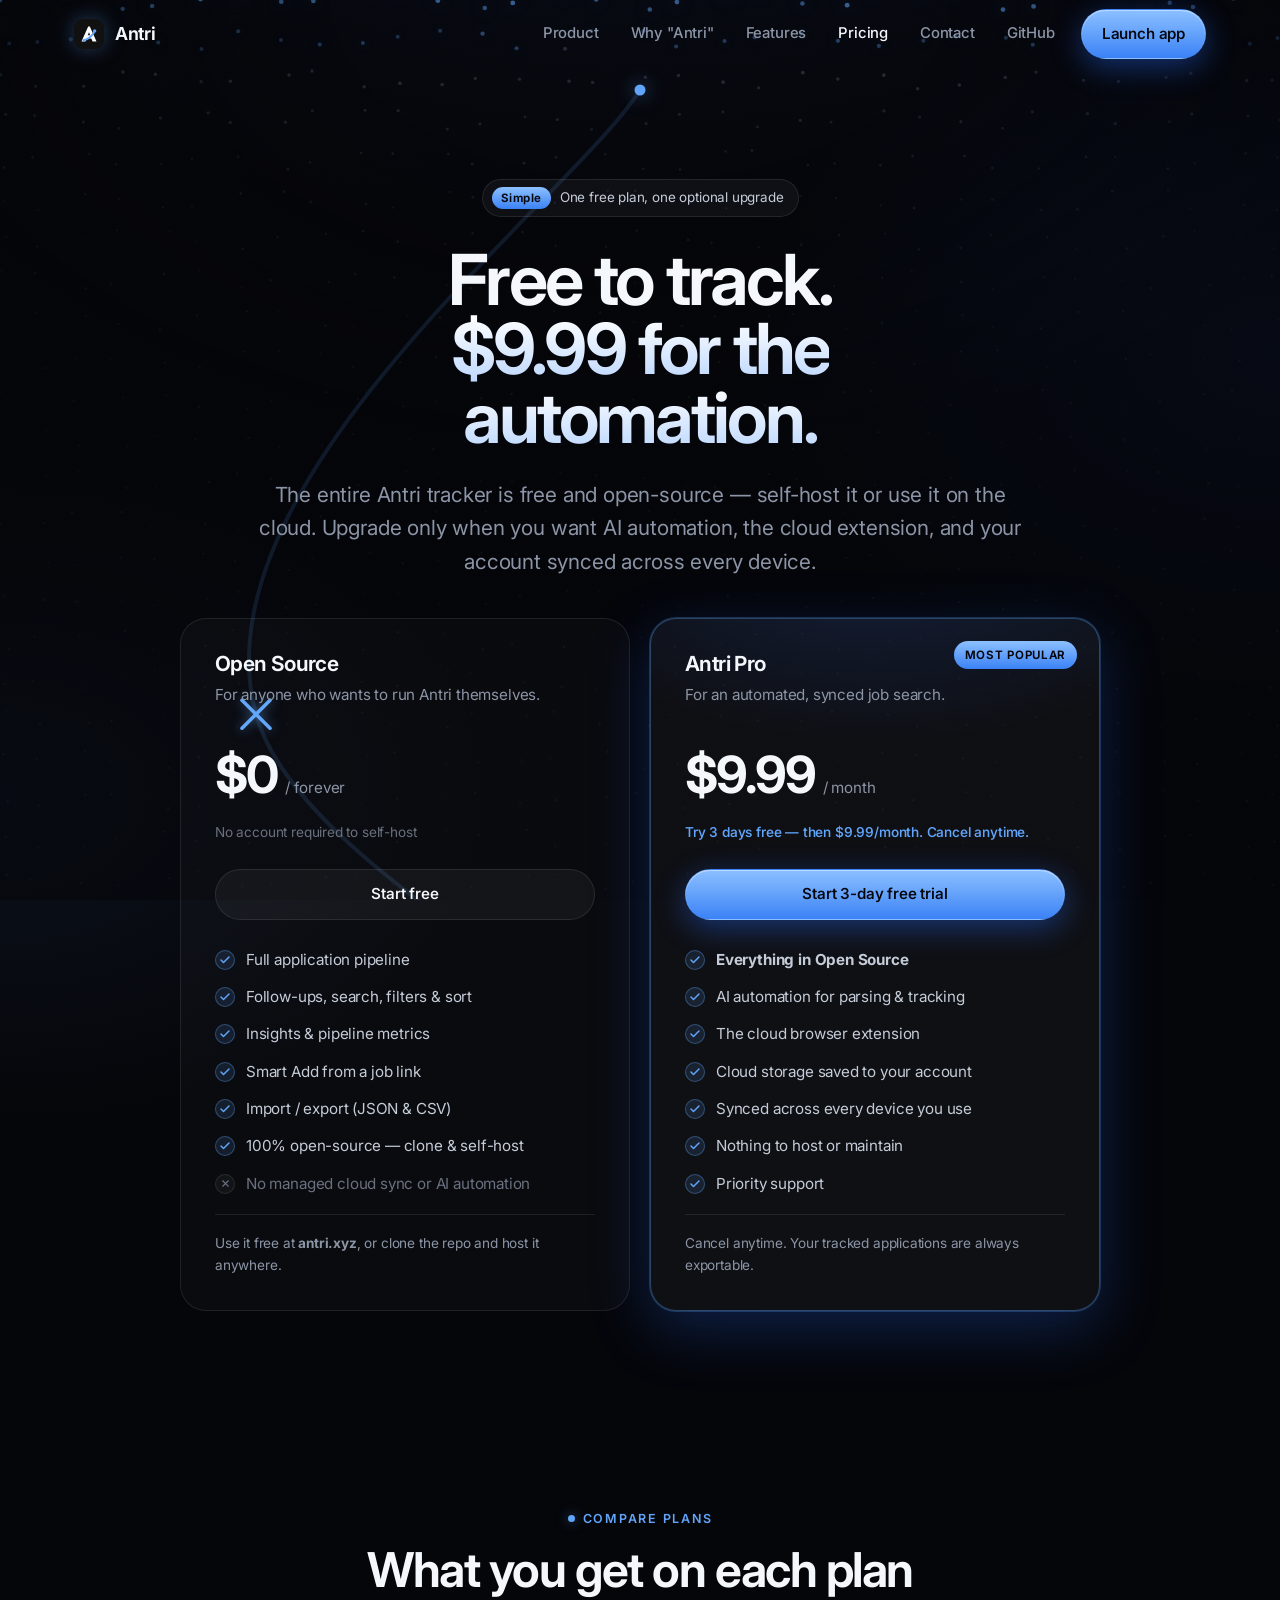
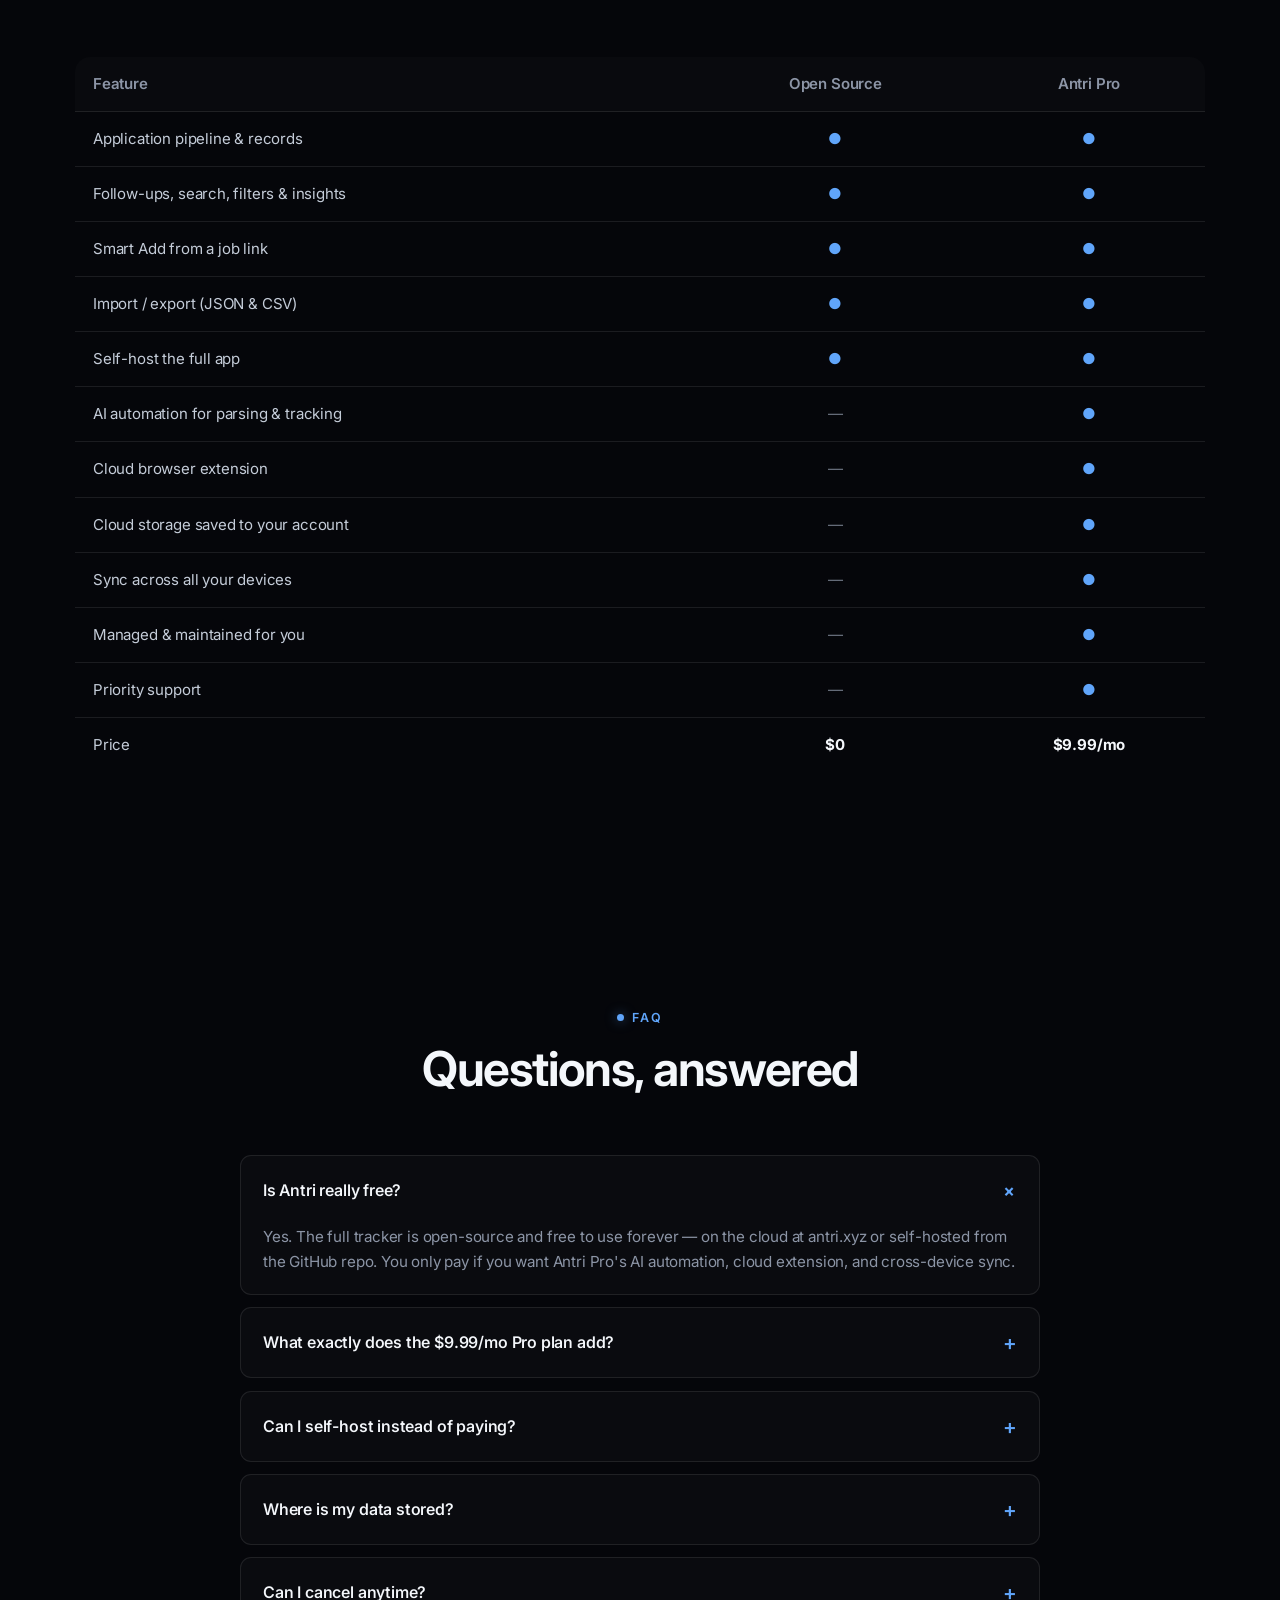
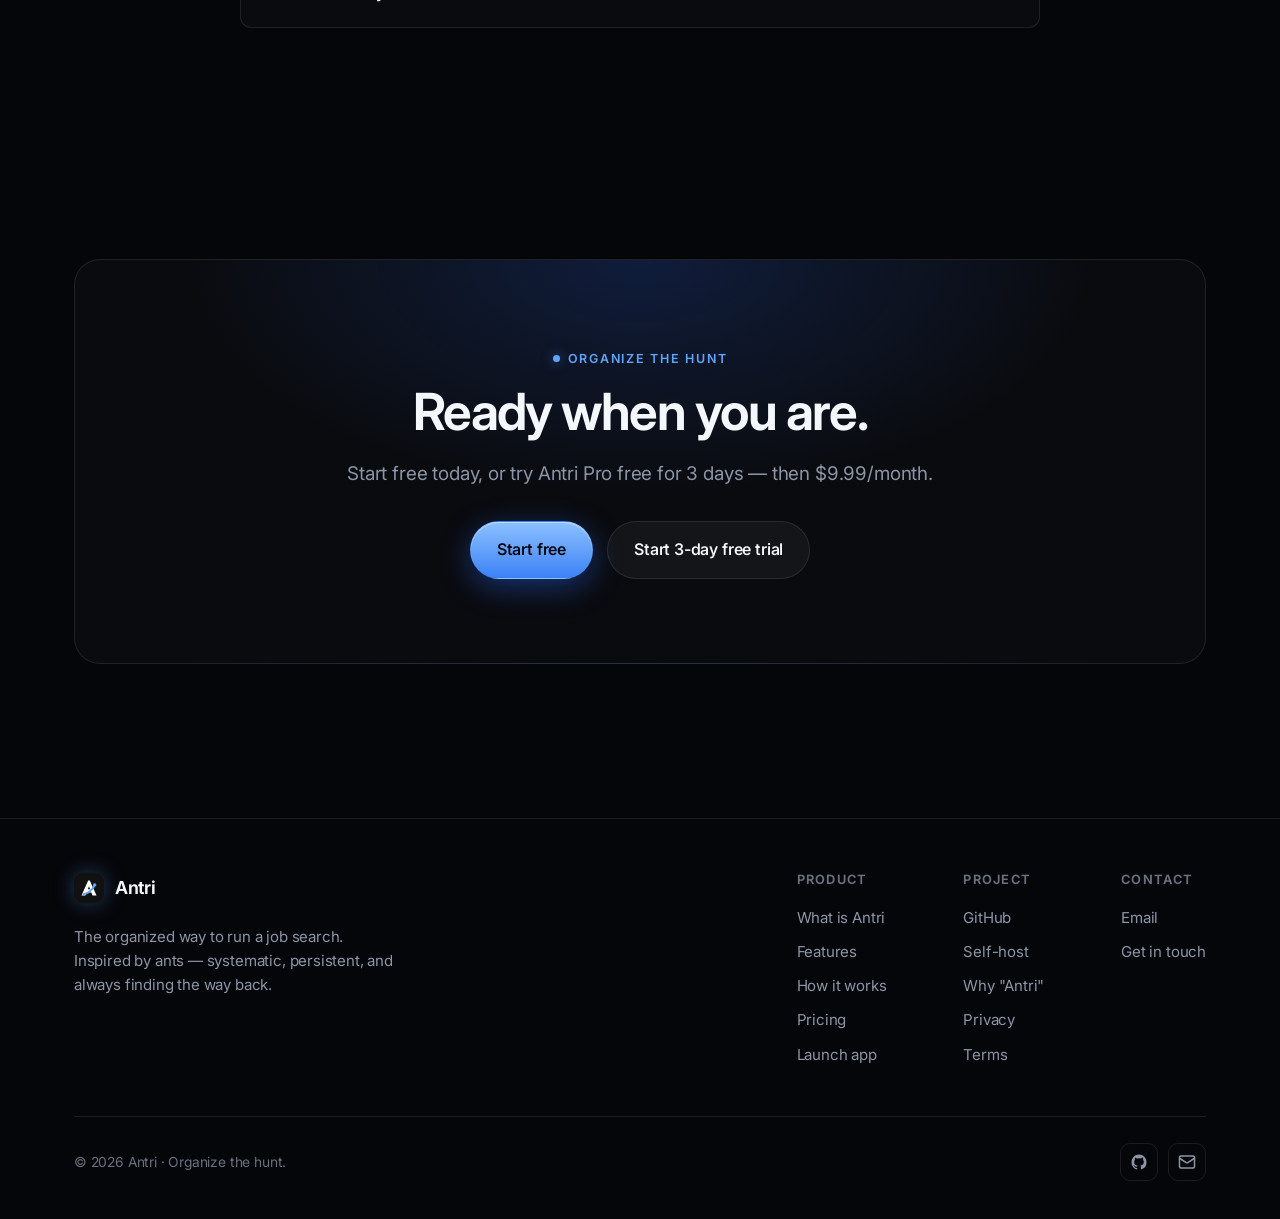
<file: pricing.html>
<!doctype html>
<html lang="en">
  <head>
    <meta charset="utf-8">
    <meta name="viewport" content="width=device-width, initial-scale=1">
    <title>Pricing — Antri</title>
    <meta name="description" content="Antri is free and open-source to self-host or use on the cloud. Add AI automation, the cloud extension, and cross-device sync with Antri Pro for $9.99/mo.">
    <meta name="theme-color" content="#05060a">
    <link rel="icon" href="assets/antri-mark.svg">
    <link rel="canonical" href="https://antri.xyz/pricing.html">

    <meta property="og:type" content="website">
    <meta property="og:title" content="Pricing — Antri">
    <meta property="og:description" content="Free and open-source. Add AI automation and cross-device sync for $9.99/mo.">
    <meta property="og:url" content="https://antri.xyz/pricing.html">
    <meta property="og:image" content="https://antri.xyz/assets/antri-mark-linkedin.png">
    <meta name="twitter:card" content="summary_large_image">

    <link rel="preconnect" href="https://fonts.googleapis.com">
    <link rel="preconnect" href="https://fonts.gstatic.com" crossorigin>
    <link href="https://fonts.googleapis.com/css2?family=Inter:wght@400;500;600;700&display=swap" rel="stylesheet">
    <link rel="stylesheet" href="site.css">
  </head>
  <body>
    <canvas id="bgCanvas" aria-hidden="true"></canvas>
    <div class="bg-veil" aria-hidden="true"></div>
    <div class="scroll-progress" aria-hidden="true"></div>

    <div class="page" id="top">
      <svg id="trailMap" class="trail-map" aria-hidden="true"></svg>

      <!-- ============================ NAV ============================ -->
      <header class="nav">
        <div class="wrap nav-inner">
          <a class="brand" href="index.html" aria-label="Antri home">
            <img class="brand-mark" src="assets/antri-mark.svg" alt="">
            <span>Antri</span>
          </a>
          <button class="nav-toggle" type="button" aria-label="Toggle menu" aria-expanded="false"><span></span></button>
          <nav class="nav-links" aria-label="Primary">
            <a class="nav-link" href="index.html#what">Product</a>
            <a class="nav-link" href="index.html#story">Why "Antri"</a>
            <a class="nav-link" href="index.html#features">Features</a>
            <a class="nav-link is-active" href="pricing.html">Pricing</a>
            <a class="nav-link" href="index.html#contact">Contact</a>
            <a class="nav-link" href="https://github.com/walidsuleiman/Antri" target="_blank" rel="noreferrer">GitHub</a>
            <a class="btn btn-primary nav-cta" href="app.html">Launch app</a>
          </nav>
        </div>
      </header>

      <!-- ========================= HERO ========================= -->
      <section class="section hero wrap" style="padding-bottom:clamp(20px,4vw,40px)">
        <span class="hero-badge reveal"><span class="tag">Simple</span> One free plan, one optional upgrade</span>
        <h1 class="reveal" data-delay="1" style="font-size:clamp(2.4rem,6vw,4.4rem)">
          Free to track.<br><span class="grad">$9.99 for the automation.</span>
        </h1>
        <p class="hero-sub reveal" data-delay="2">
          The entire Antri tracker is free and open-source — self-host it or use it on the cloud.
          Upgrade only when you want AI automation, the cloud extension, and your account synced
          across every device.
        </p>
      </section>

      <!-- ======================= PRICING CARDS ======================= -->
      <section class="wrap" style="padding-bottom:clamp(40px,6vw,80px)" data-trail-stop>
        <div class="price-grid">
          <!-- FREE -->
          <div class="price-card reveal">
            <h3>Open Source</h3>
            <p class="tagline">For anyone who wants to run Antri themselves.</p>
            <div class="price-amount"><span class="amt">$0</span><span class="per">/ forever</span></div>
            <p class="price-sub">No account required to self-host</p>
            <a class="btn btn-ghost" href="app.html">Start free</a>
            <ul class="price-features">
              <li><span class="check"><svg viewBox="0 0 24 24" fill="none" stroke="currentColor" stroke-width="3" stroke-linecap="round" stroke-linejoin="round"><path d="M20 6 9 17l-5-5"/></svg></span> Full application pipeline</li>
              <li><span class="check"><svg viewBox="0 0 24 24" fill="none" stroke="currentColor" stroke-width="3" stroke-linecap="round" stroke-linejoin="round"><path d="M20 6 9 17l-5-5"/></svg></span> Follow-ups, search, filters &amp; sort</li>
              <li><span class="check"><svg viewBox="0 0 24 24" fill="none" stroke="currentColor" stroke-width="3" stroke-linecap="round" stroke-linejoin="round"><path d="M20 6 9 17l-5-5"/></svg></span> Insights &amp; pipeline metrics</li>
              <li><span class="check"><svg viewBox="0 0 24 24" fill="none" stroke="currentColor" stroke-width="3" stroke-linecap="round" stroke-linejoin="round"><path d="M20 6 9 17l-5-5"/></svg></span> Smart Add from a job link</li>
              <li><span class="check"><svg viewBox="0 0 24 24" fill="none" stroke="currentColor" stroke-width="3" stroke-linecap="round" stroke-linejoin="round"><path d="M20 6 9 17l-5-5"/></svg></span> Import / export (JSON &amp; CSV)</li>
              <li><span class="check"><svg viewBox="0 0 24 24" fill="none" stroke="currentColor" stroke-width="3" stroke-linecap="round" stroke-linejoin="round"><path d="M20 6 9 17l-5-5"/></svg></span> 100% open-source — clone &amp; self-host</li>
              <li class="muted"><span class="x"><svg viewBox="0 0 24 24" fill="none" stroke="currentColor" stroke-width="2.4" stroke-linecap="round" stroke-linejoin="round"><path d="M18 6 6 18"/><path d="m6 6 12 12"/></svg></span> No managed cloud sync or AI automation</li>
            </ul>
            <p class="price-foot">Use it free at <strong>antri.xyz</strong>, or clone the repo and host it anywhere.</p>
          </div>

          <!-- PRO -->
          <div class="price-card featured reveal" data-delay="1">
            <span class="price-flag">Most popular</span>
            <h3>Antri Pro</h3>
            <p class="tagline">For an automated, synced job search.</p>
            <div class="price-amount"><span class="amt">$9.99</span><span class="per">/ month</span></div>
            <p class="price-sub trial">Try 3 days free — then $9.99/month. Cancel anytime.</p>
            <a class="btn btn-primary" href="app.html">Start 3-day free trial</a>
            <ul class="price-features">
              <li><span class="check"><svg viewBox="0 0 24 24" fill="none" stroke="currentColor" stroke-width="3" stroke-linecap="round" stroke-linejoin="round"><path d="M20 6 9 17l-5-5"/></svg></span> <strong>Everything in Open Source</strong></li>
              <li><span class="check"><svg viewBox="0 0 24 24" fill="none" stroke="currentColor" stroke-width="3" stroke-linecap="round" stroke-linejoin="round"><path d="M20 6 9 17l-5-5"/></svg></span> AI automation for parsing &amp; tracking</li>
              <li><span class="check"><svg viewBox="0 0 24 24" fill="none" stroke="currentColor" stroke-width="3" stroke-linecap="round" stroke-linejoin="round"><path d="M20 6 9 17l-5-5"/></svg></span> The cloud browser extension</li>
              <li><span class="check"><svg viewBox="0 0 24 24" fill="none" stroke="currentColor" stroke-width="3" stroke-linecap="round" stroke-linejoin="round"><path d="M20 6 9 17l-5-5"/></svg></span> Cloud storage saved to your account</li>
              <li><span class="check"><svg viewBox="0 0 24 24" fill="none" stroke="currentColor" stroke-width="3" stroke-linecap="round" stroke-linejoin="round"><path d="M20 6 9 17l-5-5"/></svg></span> Synced across every device you use</li>
              <li><span class="check"><svg viewBox="0 0 24 24" fill="none" stroke="currentColor" stroke-width="3" stroke-linecap="round" stroke-linejoin="round"><path d="M20 6 9 17l-5-5"/></svg></span> Nothing to host or maintain</li>
              <li><span class="check"><svg viewBox="0 0 24 24" fill="none" stroke="currentColor" stroke-width="3" stroke-linecap="round" stroke-linejoin="round"><path d="M20 6 9 17l-5-5"/></svg></span> Priority support</li>
            </ul>
            <p class="price-foot">Cancel anytime. Your tracked applications are always exportable.</p>
          </div>
        </div>
      </section>

      <!-- ====================== COMPARISON ====================== -->
      <section class="section wrap" data-trail-stop>
        <div class="section-head center reveal">
          <span class="eyebrow center">Compare plans</span>
          <h2 class="h2">What you get on each plan</h2>
        </div>
        <div class="reveal" data-delay="1" style="overflow-x:auto">
          <table class="compare">
            <thead>
              <tr>
                <th>Feature</th>
                <th class="center">Open Source</th>
                <th class="center">Antri Pro</th>
              </tr>
            </thead>
            <tbody>
              <tr><td class="feat">Application pipeline &amp; records</td><td class="center"><span class="tick">●</span></td><td class="center"><span class="tick">●</span></td></tr>
              <tr><td class="feat">Follow-ups, search, filters &amp; insights</td><td class="center"><span class="tick">●</span></td><td class="center"><span class="tick">●</span></td></tr>
              <tr><td class="feat">Smart Add from a job link</td><td class="center"><span class="tick">●</span></td><td class="center"><span class="tick">●</span></td></tr>
              <tr><td class="feat">Import / export (JSON &amp; CSV)</td><td class="center"><span class="tick">●</span></td><td class="center"><span class="tick">●</span></td></tr>
              <tr><td class="feat">Self-host the full app</td><td class="center"><span class="tick">●</span></td><td class="center"><span class="tick">●</span></td></tr>
              <tr><td class="feat">AI automation for parsing &amp; tracking</td><td class="center"><span class="dash">—</span></td><td class="center"><span class="tick">●</span></td></tr>
              <tr><td class="feat">Cloud browser extension</td><td class="center"><span class="dash">—</span></td><td class="center"><span class="tick">●</span></td></tr>
              <tr><td class="feat">Cloud storage saved to your account</td><td class="center"><span class="dash">—</span></td><td class="center"><span class="tick">●</span></td></tr>
              <tr><td class="feat">Sync across all your devices</td><td class="center"><span class="dash">—</span></td><td class="center"><span class="tick">●</span></td></tr>
              <tr><td class="feat">Managed &amp; maintained for you</td><td class="center"><span class="dash">—</span></td><td class="center"><span class="tick">●</span></td></tr>
              <tr><td class="feat">Priority support</td><td class="center"><span class="dash">—</span></td><td class="center"><span class="tick">●</span></td></tr>
              <tr><td class="feat">Price</td><td class="center"><strong>$0</strong></td><td class="center"><strong>$9.99/mo</strong></td></tr>
            </tbody>
          </table>
        </div>
      </section>

      <!-- ========================= FAQ ========================= -->
      <section class="section wrap" data-trail-stop>
        <div class="section-head center reveal">
          <span class="eyebrow center">FAQ</span>
          <h2 class="h2">Questions, answered</h2>
        </div>
        <div class="faq">
          <details class="faq-item reveal" open>
            <summary>Is Antri really free?</summary>
            <p>Yes. The full tracker is open-source and free to use forever — on the cloud at antri.xyz or self-hosted from the GitHub repo. You only pay if you want Antri Pro's AI automation, cloud extension, and cross-device sync.</p>
          </details>
          <details class="faq-item reveal" data-delay="1">
            <summary>What exactly does the $9.99/mo Pro plan add?</summary>
            <p>Pro unlocks AI automation, the cloud-synced browser extension, and cloud storage tied to your account — so your pipeline syncs automatically across every device you sign in on, with nothing for you to host or maintain.</p>
          </details>
          <details class="faq-item reveal" data-delay="2">
            <summary>Can I self-host instead of paying?</summary>
            <p>Absolutely. Antri is dependency-free HTML/CSS/JS with a small Python backend. Clone the repo, run it locally or on your own cloud, and you keep the full tracker at no cost. Your data stays in your own storage.</p>
          </details>
          <details class="faq-item reveal" data-delay="3">
            <summary>Where is my data stored?</summary>
            <p>On the free self-hosted setup, your data lives wherever you host it. On Antri Pro, it's saved to your account in managed cloud storage so it syncs across devices. Either way, you can export everything to JSON or CSV anytime.</p>
          </details>
          <details class="faq-item reveal" data-delay="4">
            <summary>Can I cancel anytime?</summary>
            <p>Yes. Cancel whenever you like — and because your applications are always exportable, you can move back to the free self-hosted version without losing anything.</p>
          </details>
        </div>
      </section>

      <!-- ========================== CTA ============================ -->
      <section class="section wrap" data-trail-stop>
        <div class="cta reveal">
          <span class="eyebrow center">Organize the hunt</span>
          <h2>Ready when you are.</h2>
          <p class="lead">Start free today, or try Antri Pro free for 3 days — then $9.99/month.</p>
          <div class="hero-actions">
            <a class="btn btn-primary btn-lg" href="app.html">Start free</a>
            <a class="btn btn-ghost btn-lg" href="app.html">Start 3-day free trial</a>
          </div>
        </div>
      </section>

      <!-- ========================= FOOTER ========================== -->
      <footer class="footer">
        <div class="wrap">
          <div class="footer-top">
            <div class="footer-brand">
              <a class="brand" href="index.html"><img class="brand-mark" src="assets/antri-mark.svg" alt=""><span>Antri</span></a>
              <p>The organized way to run a job search. Inspired by ants — systematic, persistent, and always finding the way back.</p>
            </div>
            <div class="footer-cols">
              <div class="footer-col">
                <h4>Product</h4>
                <a href="index.html#what">What is Antri</a>
                <a href="index.html#features">Features</a>
                <a href="index.html#how">How it works</a>
                <a href="pricing.html">Pricing</a>
                <a href="app.html">Launch app</a>
              </div>
              <div class="footer-col">
                <h4>Project</h4>
                <a href="https://github.com/walidsuleiman/Antri" target="_blank" rel="noreferrer">GitHub</a>
                <a href="index.html#opensource">Self-host</a>
                <a href="index.html#story">Why "Antri"</a>
                <a href="privacy.html">Privacy</a>
                <a href="terms.html">Terms</a>
              </div>
              <div class="footer-col">
                <h4>Contact</h4>
                <a href="mailto:me@walidsuleiman.com">Email</a>
                <a href="index.html#contact">Get in touch</a>
              </div>
            </div>
          </div>
          <div class="footer-bottom">
            <span>© <span id="year">2026</span> Antri · Organize the hunt.</span>
            <div class="socials">
              <a href="https://github.com/walidsuleiman/Antri" target="_blank" rel="noreferrer" aria-label="GitHub">
                <svg viewBox="0 0 24 24" fill="currentColor"><path d="M12 2C6.48 2 2 6.58 2 12.25c0 4.53 2.87 8.37 6.84 9.73.5.1.68-.22.68-.49 0-.24-.01-.88-.01-1.73-2.78.62-3.37-1.37-3.37-1.37-.45-1.18-1.11-1.49-1.11-1.49-.91-.64.07-.62.07-.62 1 .07 1.53 1.06 1.53 1.06.89 1.56 2.34 1.11 2.91.85.09-.66.35-1.11.63-1.37-2.22-.26-4.56-1.14-4.56-5.05 0-1.12.39-2.03 1.03-2.74-.1-.26-.45-1.3.1-2.71 0 0 .84-.27 2.75 1.05A9.4 9.4 0 0 1 12 6.84c.85 0 1.71.12 2.51.34 1.91-1.32 2.75-1.05 2.75-1.05.55 1.41.2 2.45.1 2.71.64.71 1.03 1.62 1.03 2.74 0 3.92-2.34 4.78-4.57 5.04.36.32.68.94.68 1.9 0 1.37-.01 2.48-.01 2.82 0 .27.18.6.69.49A10.02 10.02 0 0 0 22 12.25C22 6.58 17.52 2 12 2Z"/></svg>
              </a>
              <a href="mailto:me@walidsuleiman.com" aria-label="Email">
                <svg viewBox="0 0 24 24" fill="none" stroke="currentColor" stroke-width="2" stroke-linecap="round" stroke-linejoin="round"><rect x="2" y="4" width="20" height="16" rx="2"/><path d="m22 7-8.97 5.7a1.94 1.94 0 0 1-2.06 0L2 7"/></svg>
              </a>
            </div>
          </div>
        </div>
      </footer>
    </div>

    <script src="site.js"></script>
  </body>
</html>
</file>
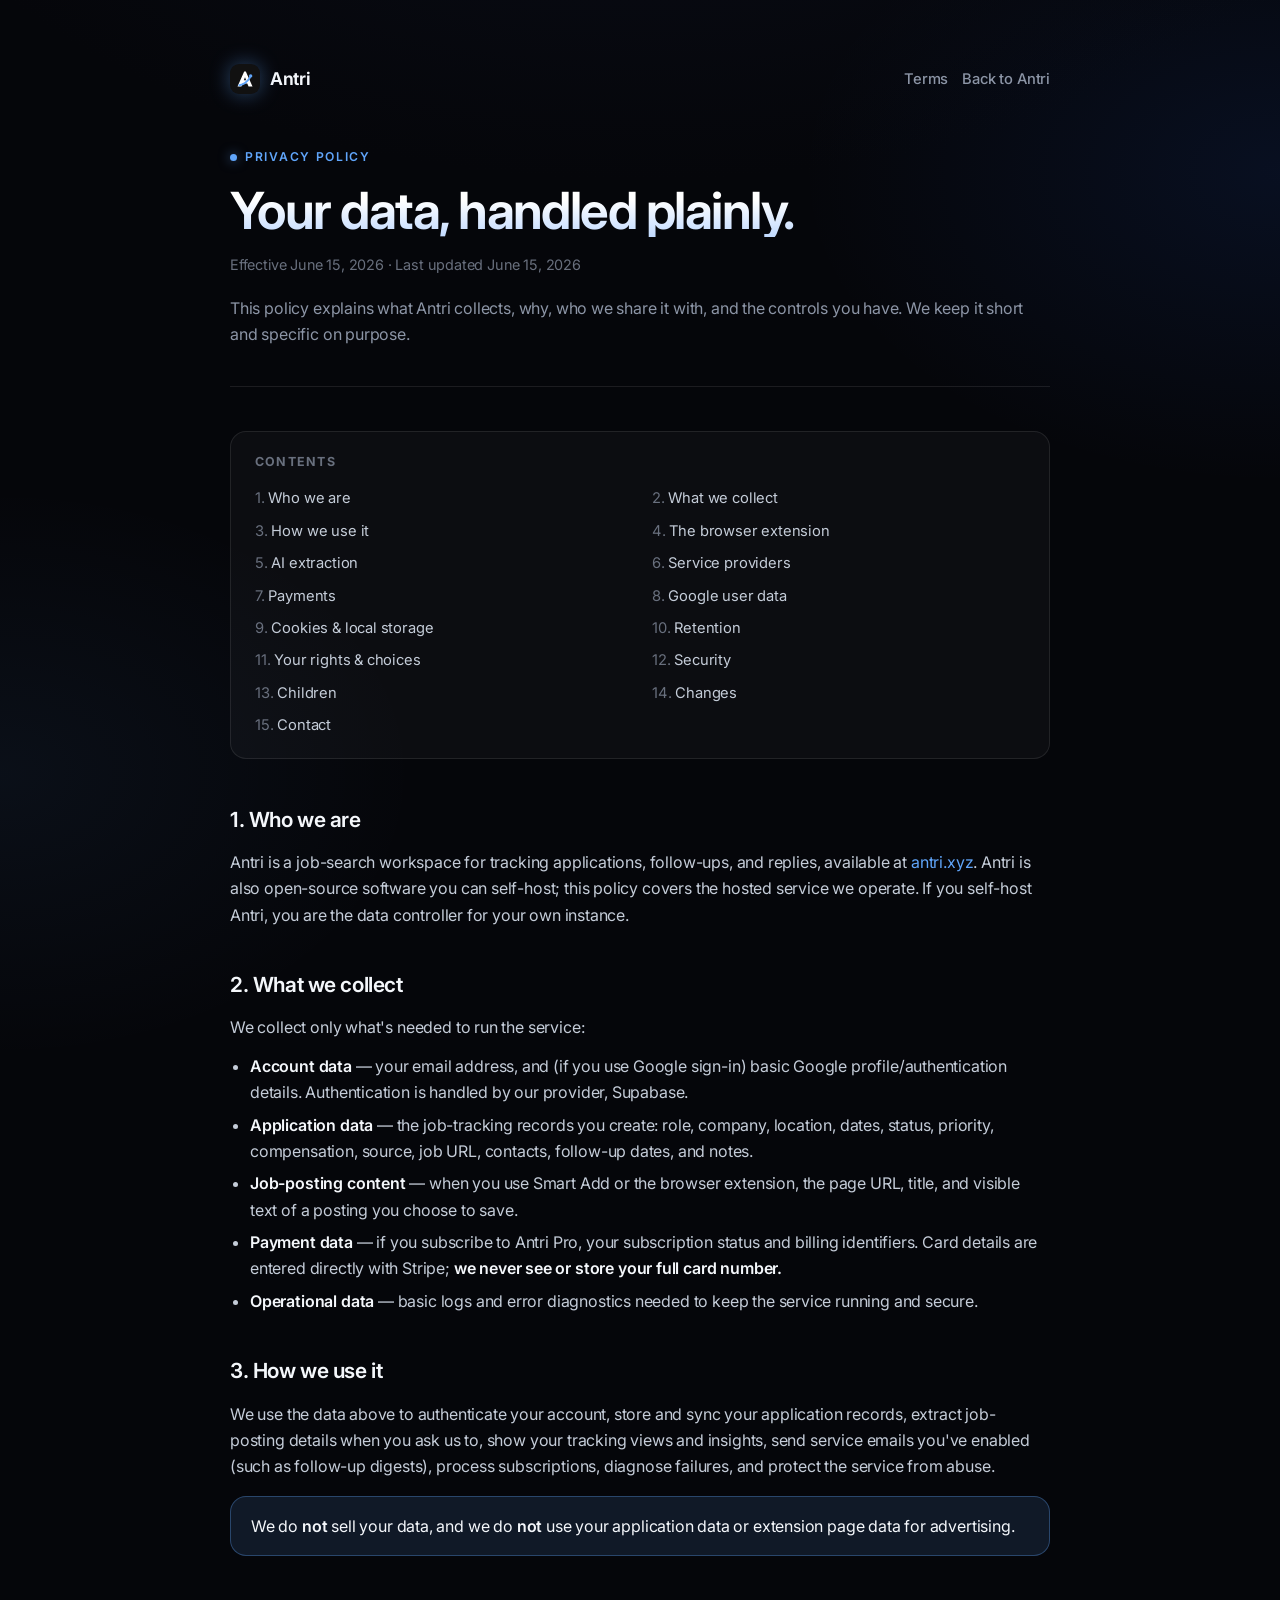
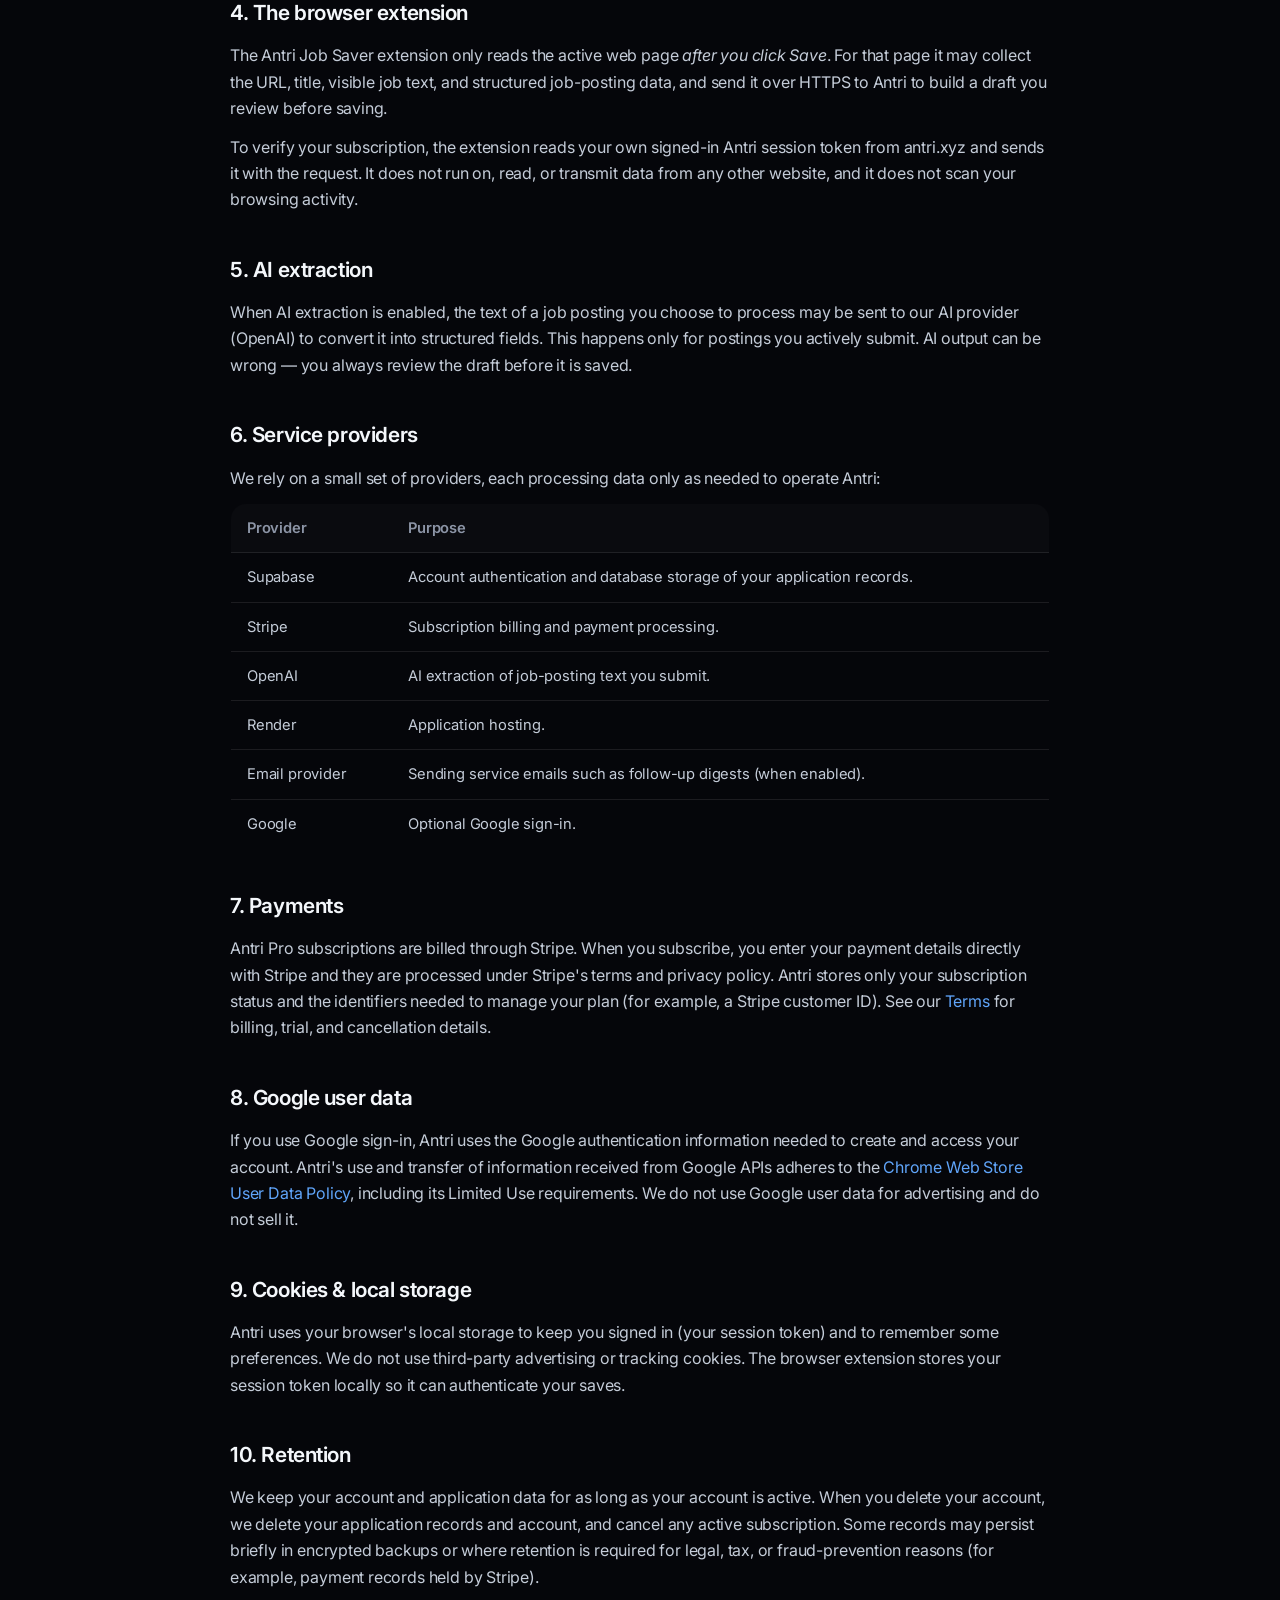
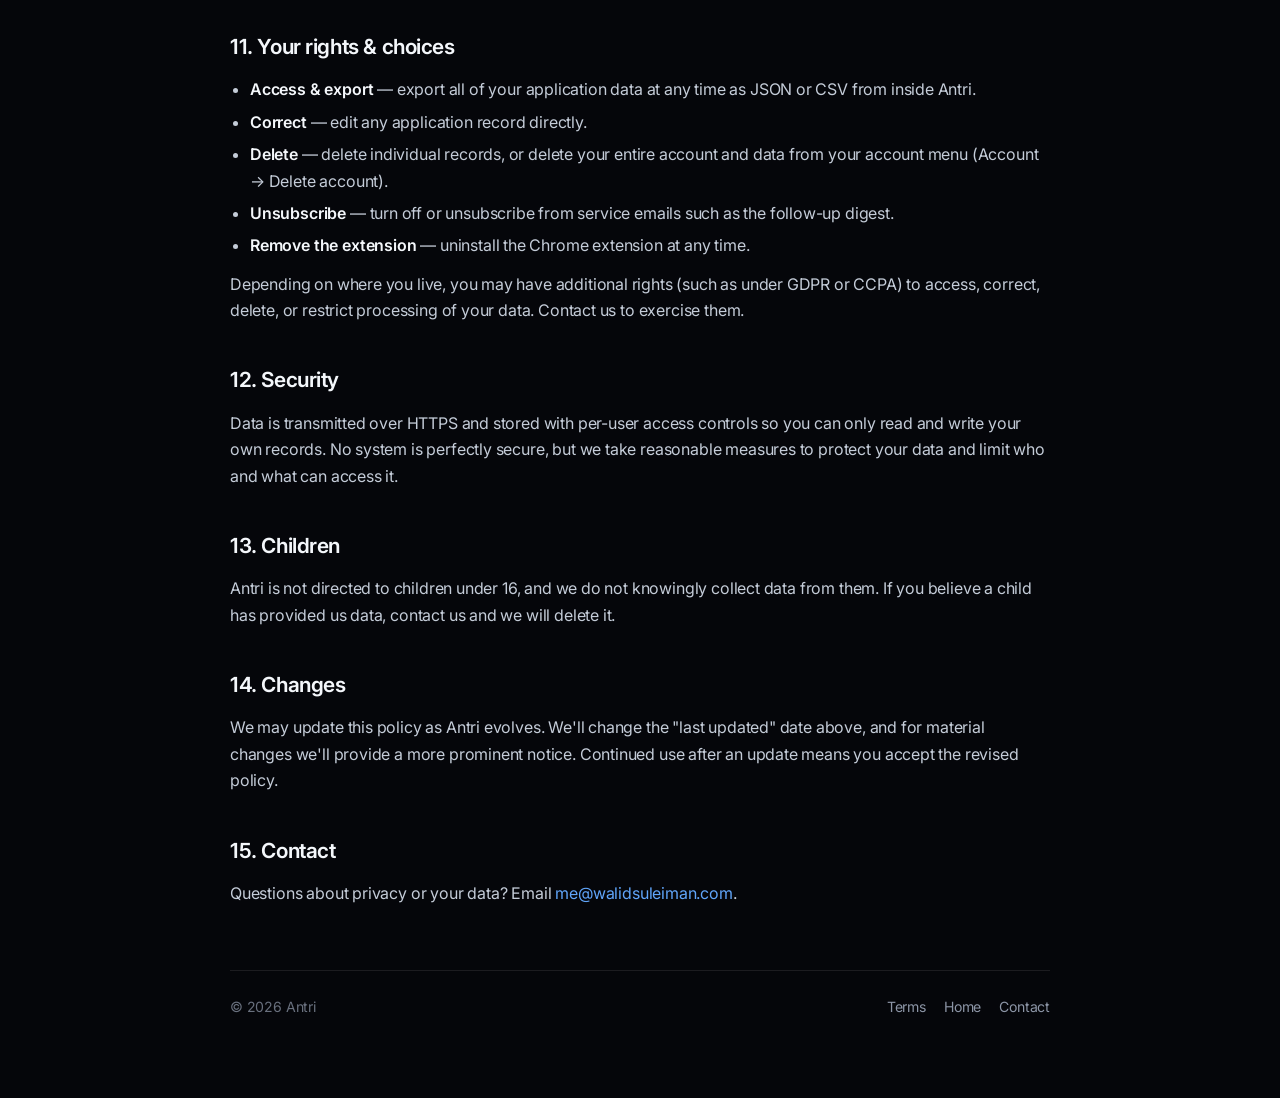
<file: privacy.html>
<!doctype html>
<html lang="en">
  <head>
    <meta charset="utf-8">
    <meta name="viewport" content="width=device-width, initial-scale=1">
    <title>Privacy Policy — Antri</title>
    <meta name="description" content="How Antri collects, uses, and protects your data.">
    <meta name="theme-color" content="#05060a">
    <link rel="icon" href="assets/antri-mark.svg">
    <link rel="preconnect" href="https://fonts.googleapis.com">
    <link rel="preconnect" href="https://fonts.gstatic.com" crossorigin>
    <link href="https://fonts.googleapis.com/css2?family=Inter:wght@400;500;600;700&display=swap" rel="stylesheet">
    <link rel="stylesheet" href="privacy.css">
  </head>
  <body>
    <main class="legal-page">
      <nav class="legal-nav">
        <a class="brand" href="index.html">
          <img src="assets/antri-mark.svg" alt="">
          <span>Antri</span>
        </a>
        <span class="spacer"></span>
        <a class="nav-link" href="terms.html">Terms</a>
        <a class="nav-link" href="index.html">Back to Antri</a>
      </nav>

      <header class="legal-head">
        <p class="eyebrow">Privacy Policy</p>
        <h1>Your data, handled plainly.</h1>
        <p class="meta">Effective June 15, 2026 · Last updated June 15, 2026</p>
        <p class="legal-intro">This policy explains what Antri collects, why, who we share it with, and the controls you have. We keep it short and specific on purpose.</p>
      </header>

      <div class="legal-toc">
        <strong>Contents</strong>
        <ol>
          <li><a href="#about">Who we are</a></li>
          <li><a href="#collect">What we collect</a></li>
          <li><a href="#use">How we use it</a></li>
          <li><a href="#extension">The browser extension</a></li>
          <li><a href="#ai">AI extraction</a></li>
          <li><a href="#subprocessors">Service providers</a></li>
          <li><a href="#payments">Payments</a></li>
          <li><a href="#google">Google user data</a></li>
          <li><a href="#storage">Cookies &amp; local storage</a></li>
          <li><a href="#retention">Retention</a></li>
          <li><a href="#rights">Your rights &amp; choices</a></li>
          <li><a href="#security">Security</a></li>
          <li><a href="#children">Children</a></li>
          <li><a href="#changes">Changes</a></li>
          <li><a href="#contact">Contact</a></li>
        </ol>
      </div>

      <section class="legal-section" id="about">
        <h2>1. Who we are</h2>
        <p>Antri is a job-search workspace for tracking applications, follow-ups, and replies, available at <a href="https://antri.xyz">antri.xyz</a>. Antri is also open-source software you can self-host; this policy covers the hosted service we operate. If you self-host Antri, you are the data controller for your own instance.</p>
      </section>

      <section class="legal-section" id="collect">
        <h2>2. What we collect</h2>
        <p>We collect only what's needed to run the service:</p>
        <ul>
          <li><strong>Account data</strong> — your email address, and (if you use Google sign-in) basic Google profile/authentication details. Authentication is handled by our provider, Supabase.</li>
          <li><strong>Application data</strong> — the job-tracking records you create: role, company, location, dates, status, priority, compensation, source, job URL, contacts, follow-up dates, and notes.</li>
          <li><strong>Job-posting content</strong> — when you use Smart Add or the browser extension, the page URL, title, and visible text of a posting you choose to save.</li>
          <li><strong>Payment data</strong> — if you subscribe to Antri Pro, your subscription status and billing identifiers. Card details are entered directly with Stripe; <strong>we never see or store your full card number.</strong></li>
          <li><strong>Operational data</strong> — basic logs and error diagnostics needed to keep the service running and secure.</li>
        </ul>
      </section>

      <section class="legal-section" id="use">
        <h2>3. How we use it</h2>
        <p>We use the data above to authenticate your account, store and sync your application records, extract job-posting details when you ask us to, show your tracking views and insights, send service emails you've enabled (such as follow-up digests), process subscriptions, diagnose failures, and protect the service from abuse.</p>
        <div class="callout"><p>We do <strong>not</strong> sell your data, and we do <strong>not</strong> use your application data or extension page data for advertising.</p></div>
      </section>

      <section class="legal-section" id="extension">
        <h2>4. The browser extension</h2>
        <p>The Antri Job Saver extension only reads the active web page <em>after you click Save</em>. For that page it may collect the URL, title, visible job text, and structured job-posting data, and send it over HTTPS to Antri to build a draft you review before saving.</p>
        <p>To verify your subscription, the extension reads your own signed-in Antri session token from antri.xyz and sends it with the request. It does not run on, read, or transmit data from any other website, and it does not scan your browsing activity.</p>
      </section>

      <section class="legal-section" id="ai">
        <h2>5. AI extraction</h2>
        <p>When AI extraction is enabled, the text of a job posting you choose to process may be sent to our AI provider (OpenAI) to convert it into structured fields. This happens only for postings you actively submit. AI output can be wrong — you always review the draft before it is saved.</p>
      </section>

      <section class="legal-section" id="subprocessors">
        <h2>6. Service providers</h2>
        <p>We rely on a small set of providers, each processing data only as needed to operate Antri:</p>
        <table class="legal-table">
          <thead><tr><th>Provider</th><th>Purpose</th></tr></thead>
          <tbody>
            <tr><td>Supabase</td><td>Account authentication and database storage of your application records.</td></tr>
            <tr><td>Stripe</td><td>Subscription billing and payment processing.</td></tr>
            <tr><td>OpenAI</td><td>AI extraction of job-posting text you submit.</td></tr>
            <tr><td>Render</td><td>Application hosting.</td></tr>
            <tr><td>Email provider</td><td>Sending service emails such as follow-up digests (when enabled).</td></tr>
            <tr><td>Google</td><td>Optional Google sign-in.</td></tr>
          </tbody>
        </table>
      </section>

      <section class="legal-section" id="payments">
        <h2>7. Payments</h2>
        <p>Antri Pro subscriptions are billed through Stripe. When you subscribe, you enter your payment details directly with Stripe and they are processed under Stripe's terms and privacy policy. Antri stores only your subscription status and the identifiers needed to manage your plan (for example, a Stripe customer ID). See our <a href="terms.html">Terms</a> for billing, trial, and cancellation details.</p>
      </section>

      <section class="legal-section" id="google">
        <h2>8. Google user data</h2>
        <p>If you use Google sign-in, Antri uses the Google authentication information needed to create and access your account. Antri's use and transfer of information received from Google APIs adheres to the <a href="https://developer.chrome.com/docs/webstore/program-policies/limited-use/">Chrome Web Store User Data Policy</a>, including its Limited Use requirements. We do not use Google user data for advertising and do not sell it.</p>
      </section>

      <section class="legal-section" id="storage">
        <h2>9. Cookies &amp; local storage</h2>
        <p>Antri uses your browser's local storage to keep you signed in (your session token) and to remember some preferences. We do not use third-party advertising or tracking cookies. The browser extension stores your session token locally so it can authenticate your saves.</p>
      </section>

      <section class="legal-section" id="retention">
        <h2>10. Retention</h2>
        <p>We keep your account and application data for as long as your account is active. When you delete your account, we delete your application records and account, and cancel any active subscription. Some records may persist briefly in encrypted backups or where retention is required for legal, tax, or fraud-prevention reasons (for example, payment records held by Stripe).</p>
      </section>

      <section class="legal-section" id="rights">
        <h2>11. Your rights &amp; choices</h2>
        <ul>
          <li><strong>Access &amp; export</strong> — export all of your application data at any time as JSON or CSV from inside Antri.</li>
          <li><strong>Correct</strong> — edit any application record directly.</li>
          <li><strong>Delete</strong> — delete individual records, or delete your entire account and data from your account menu (Account → Delete account).</li>
          <li><strong>Unsubscribe</strong> — turn off or unsubscribe from service emails such as the follow-up digest.</li>
          <li><strong>Remove the extension</strong> — uninstall the Chrome extension at any time.</li>
        </ul>
        <p>Depending on where you live, you may have additional rights (such as under GDPR or CCPA) to access, correct, delete, or restrict processing of your data. Contact us to exercise them.</p>
      </section>

      <section class="legal-section" id="security">
        <h2>12. Security</h2>
        <p>Data is transmitted over HTTPS and stored with per-user access controls so you can only read and write your own records. No system is perfectly secure, but we take reasonable measures to protect your data and limit who and what can access it.</p>
      </section>

      <section class="legal-section" id="children">
        <h2>13. Children</h2>
        <p>Antri is not directed to children under 16, and we do not knowingly collect data from them. If you believe a child has provided us data, contact us and we will delete it.</p>
      </section>

      <section class="legal-section" id="changes">
        <h2>14. Changes</h2>
        <p>We may update this policy as Antri evolves. We'll change the "last updated" date above, and for material changes we'll provide a more prominent notice. Continued use after an update means you accept the revised policy.</p>
      </section>

      <section class="legal-section" id="contact">
        <h2>15. Contact</h2>
        <p>Questions about privacy or your data? Email <a href="mailto:me@walidsuleiman.com">me@walidsuleiman.com</a>.</p>
      </section>

      <footer class="legal-foot">
        <span>© 2026 Antri</span>
        <span class="links">
          <a href="terms.html">Terms</a>
          <a href="index.html">Home</a>
          <a href="mailto:me@walidsuleiman.com">Contact</a>
        </span>
      </footer>
    </main>
  </body>
</html>
</file>
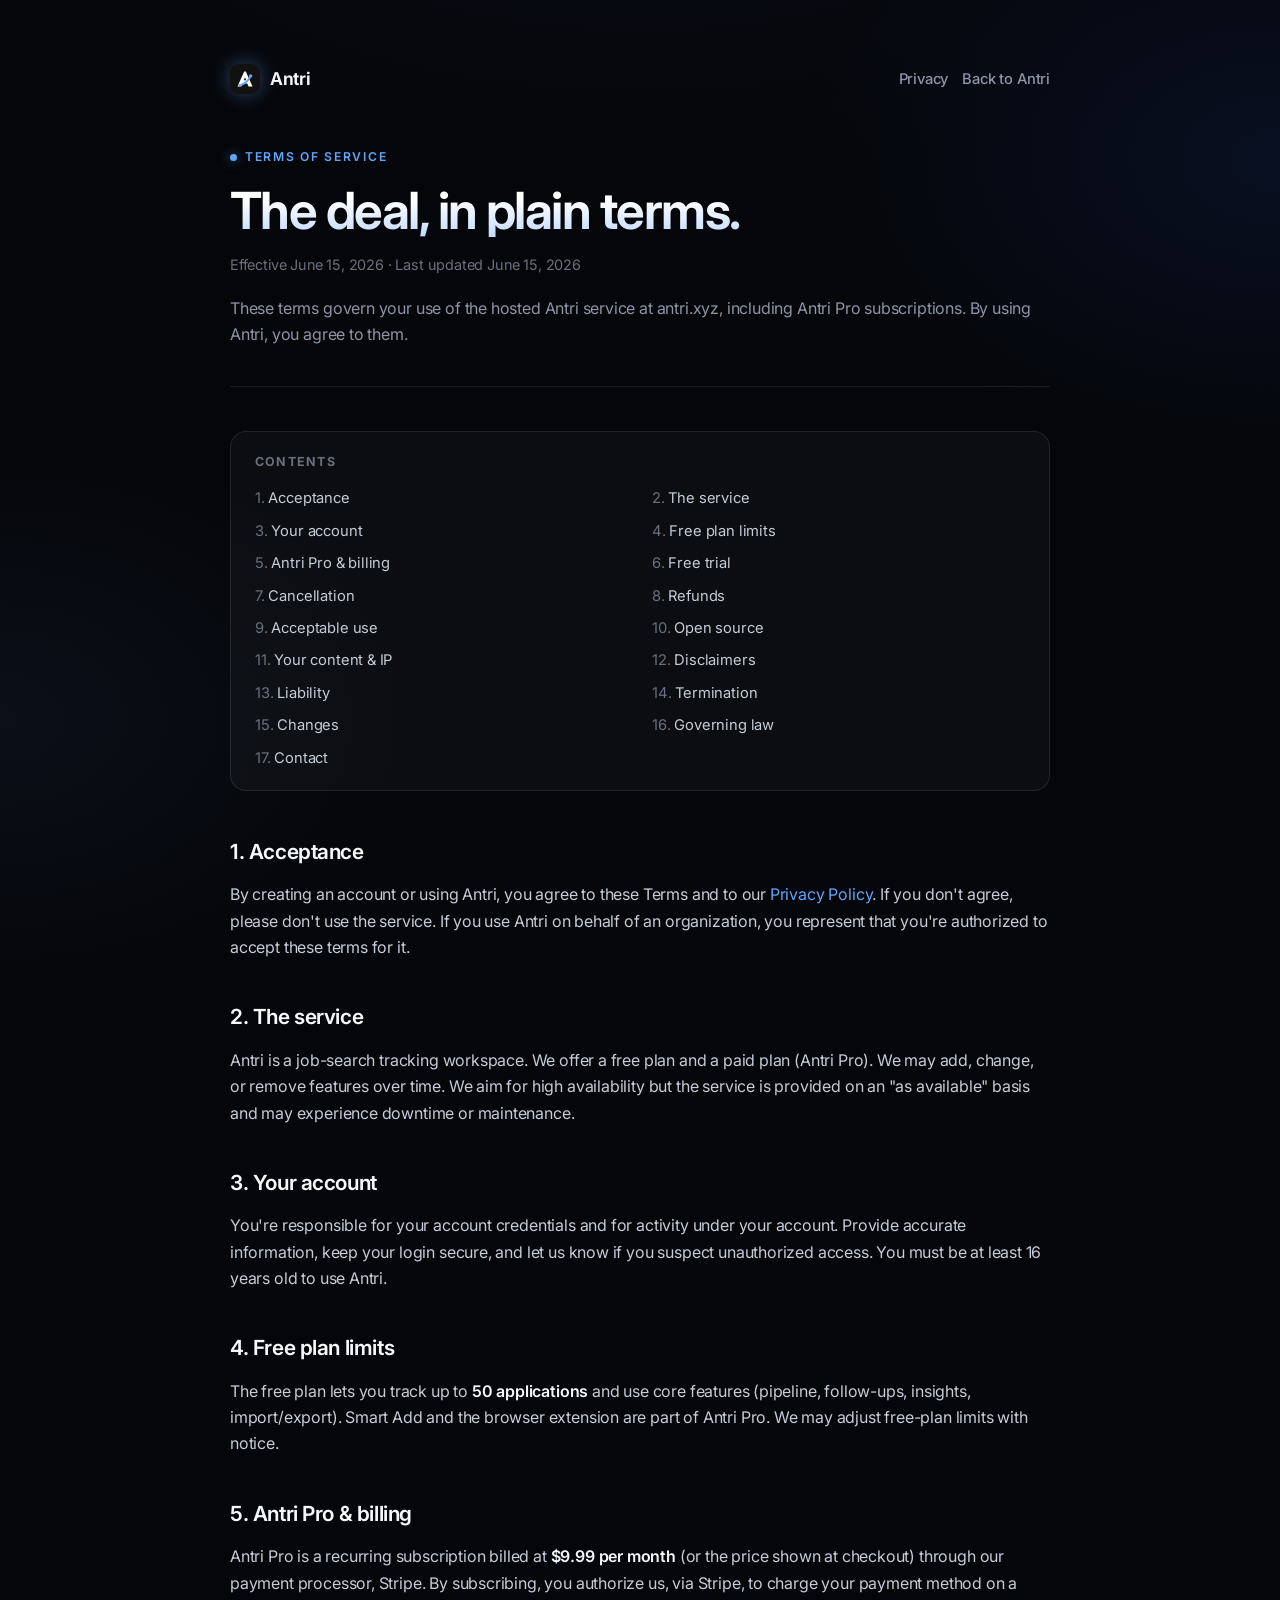
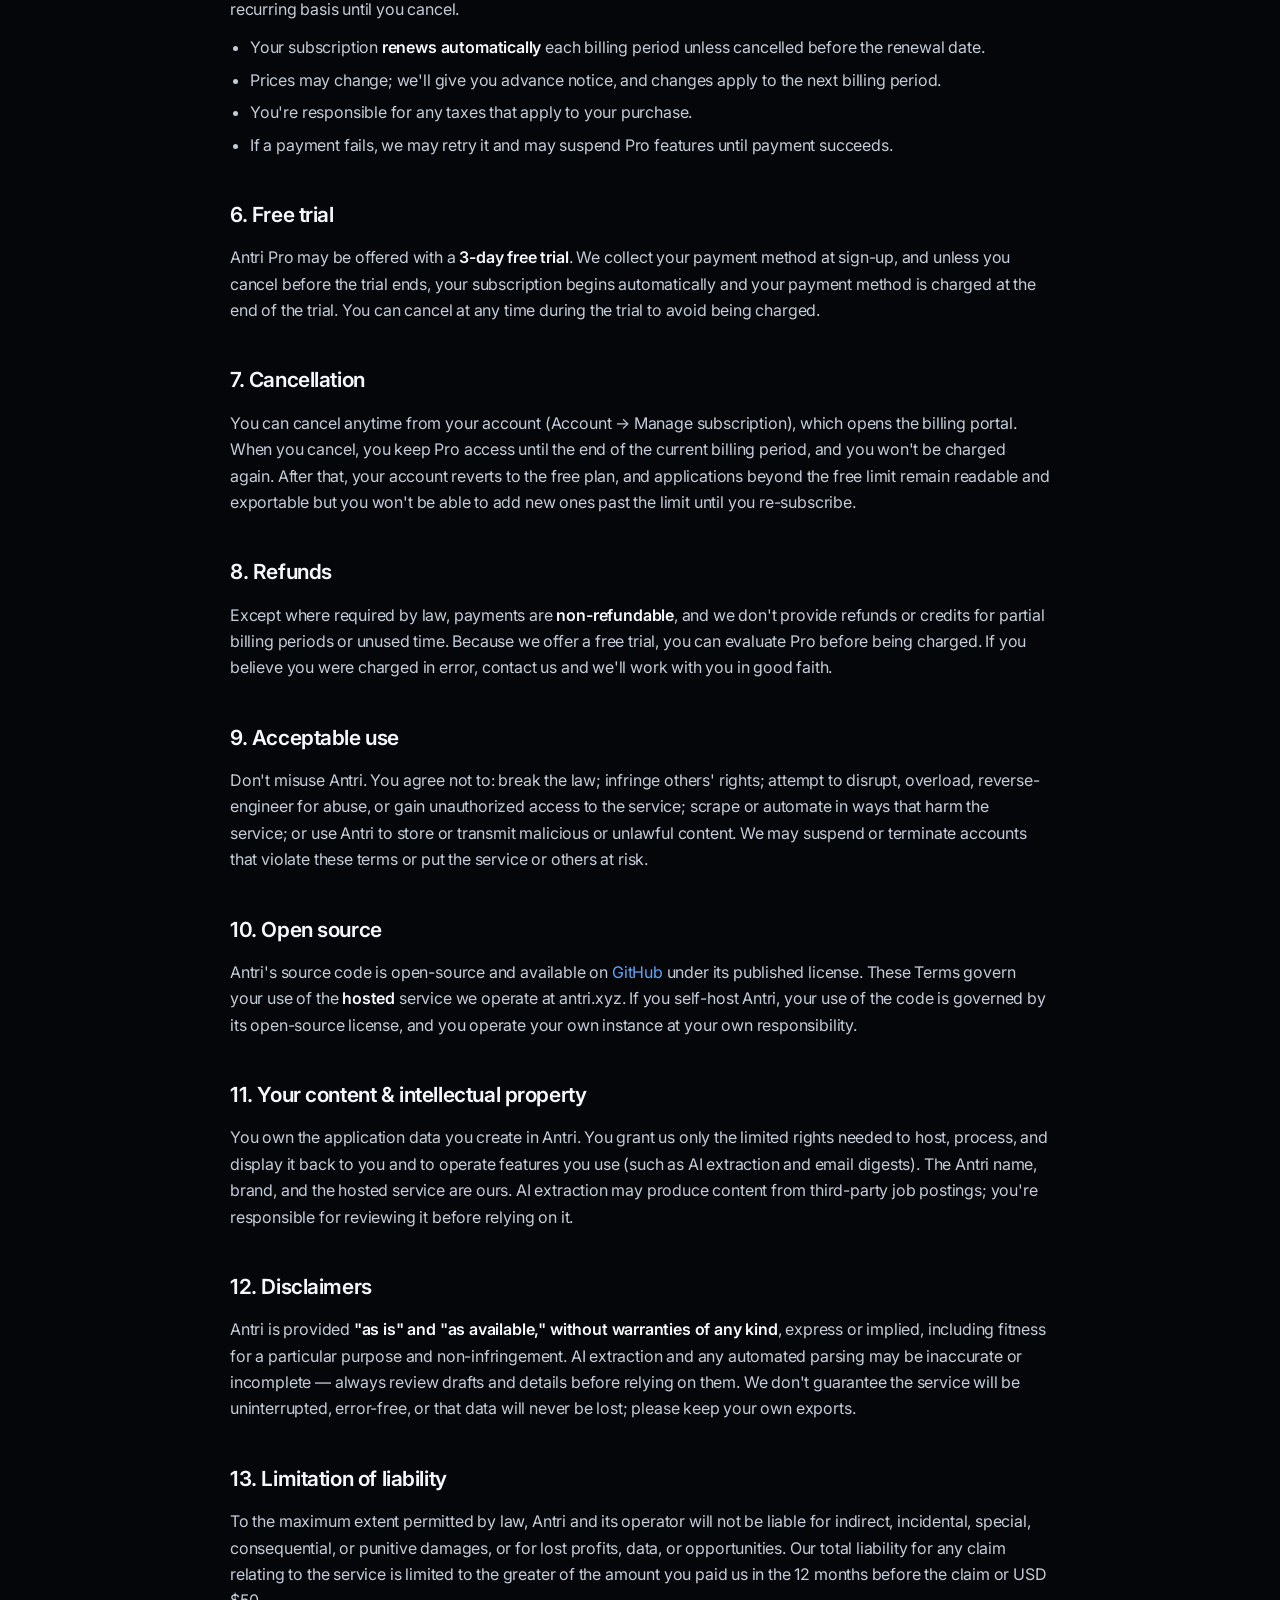
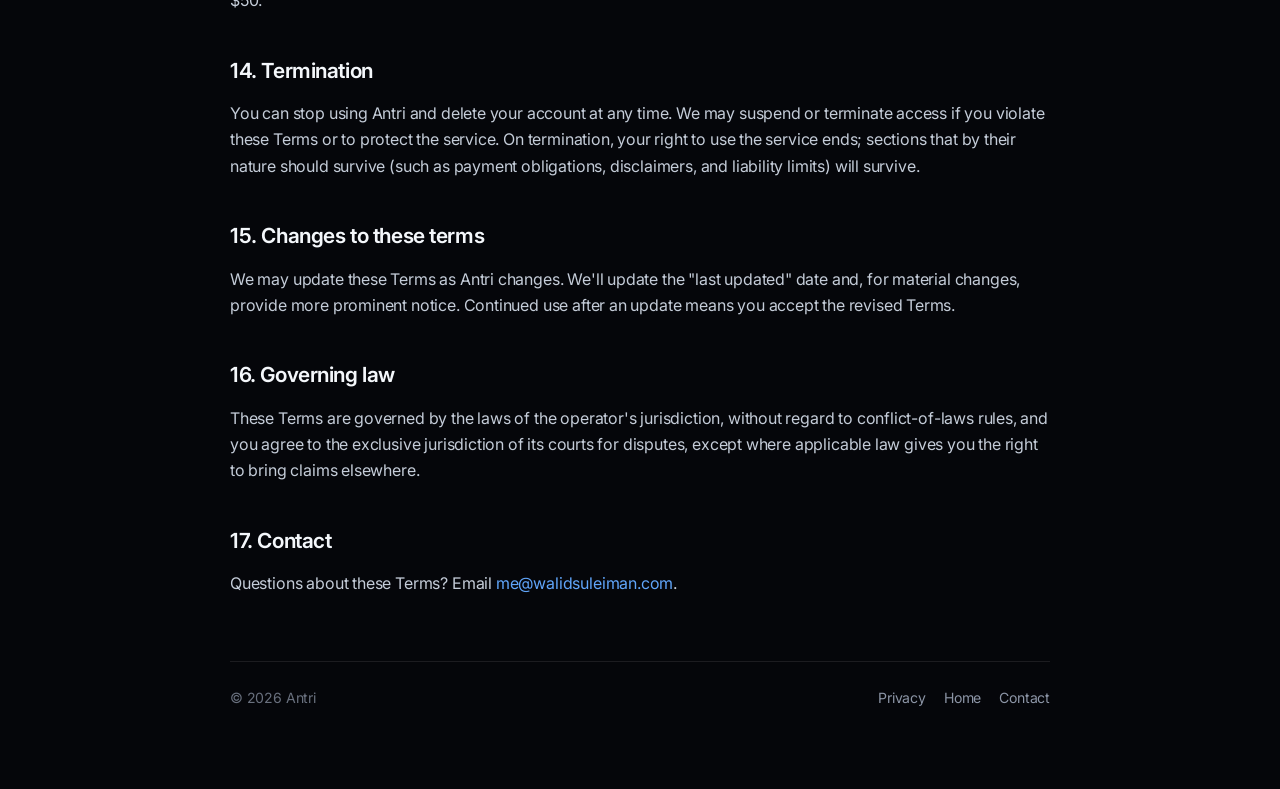
<file: terms.html>
<!doctype html>
<html lang="en">
  <head>
    <meta charset="utf-8">
    <meta name="viewport" content="width=device-width, initial-scale=1">
    <title>Terms of Service — Antri</title>
    <meta name="description" content="The terms that govern your use of Antri, including subscriptions and billing.">
    <meta name="theme-color" content="#05060a">
    <link rel="icon" href="assets/antri-mark.svg">
    <link rel="preconnect" href="https://fonts.googleapis.com">
    <link rel="preconnect" href="https://fonts.gstatic.com" crossorigin>
    <link href="https://fonts.googleapis.com/css2?family=Inter:wght@400;500;600;700&display=swap" rel="stylesheet">
    <link rel="stylesheet" href="privacy.css">
  </head>
  <body>
    <main class="legal-page">
      <nav class="legal-nav">
        <a class="brand" href="index.html">
          <img src="assets/antri-mark.svg" alt="">
          <span>Antri</span>
        </a>
        <span class="spacer"></span>
        <a class="nav-link" href="privacy.html">Privacy</a>
        <a class="nav-link" href="index.html">Back to Antri</a>
      </nav>

      <header class="legal-head">
        <p class="eyebrow">Terms of Service</p>
        <h1>The deal, in plain terms.</h1>
        <p class="meta">Effective June 15, 2026 · Last updated June 15, 2026</p>
        <p class="legal-intro">These terms govern your use of the hosted Antri service at antri.xyz, including Antri Pro subscriptions. By using Antri, you agree to them.</p>
      </header>

      <div class="legal-toc">
        <strong>Contents</strong>
        <ol>
          <li><a href="#accept">Acceptance</a></li>
          <li><a href="#service">The service</a></li>
          <li><a href="#accounts">Your account</a></li>
          <li><a href="#free">Free plan limits</a></li>
          <li><a href="#pro">Antri Pro &amp; billing</a></li>
          <li><a href="#trial">Free trial</a></li>
          <li><a href="#cancel">Cancellation</a></li>
          <li><a href="#refunds">Refunds</a></li>
          <li><a href="#acceptable">Acceptable use</a></li>
          <li><a href="#opensource">Open source</a></li>
          <li><a href="#ip">Your content &amp; IP</a></li>
          <li><a href="#disclaimer">Disclaimers</a></li>
          <li><a href="#liability">Liability</a></li>
          <li><a href="#termination">Termination</a></li>
          <li><a href="#changes">Changes</a></li>
          <li><a href="#law">Governing law</a></li>
          <li><a href="#contact">Contact</a></li>
        </ol>
      </div>

      <section class="legal-section" id="accept">
        <h2>1. Acceptance</h2>
        <p>By creating an account or using Antri, you agree to these Terms and to our <a href="privacy.html">Privacy Policy</a>. If you don't agree, please don't use the service. If you use Antri on behalf of an organization, you represent that you're authorized to accept these terms for it.</p>
      </section>

      <section class="legal-section" id="service">
        <h2>2. The service</h2>
        <p>Antri is a job-search tracking workspace. We offer a free plan and a paid plan (Antri Pro). We may add, change, or remove features over time. We aim for high availability but the service is provided on an "as available" basis and may experience downtime or maintenance.</p>
      </section>

      <section class="legal-section" id="accounts">
        <h2>3. Your account</h2>
        <p>You're responsible for your account credentials and for activity under your account. Provide accurate information, keep your login secure, and let us know if you suspect unauthorized access. You must be at least 16 years old to use Antri.</p>
      </section>

      <section class="legal-section" id="free">
        <h2>4. Free plan limits</h2>
        <p>The free plan lets you track up to <strong>50 applications</strong> and use core features (pipeline, follow-ups, insights, import/export). Smart Add and the browser extension are part of Antri Pro. We may adjust free-plan limits with notice.</p>
      </section>

      <section class="legal-section" id="pro">
        <h2>5. Antri Pro &amp; billing</h2>
        <p>Antri Pro is a recurring subscription billed at <strong>$9.99 per month</strong> (or the price shown at checkout) through our payment processor, Stripe. By subscribing, you authorize us, via Stripe, to charge your payment method on a recurring basis until you cancel.</p>
        <ul>
          <li>Your subscription <strong>renews automatically</strong> each billing period unless cancelled before the renewal date.</li>
          <li>Prices may change; we'll give you advance notice, and changes apply to the next billing period.</li>
          <li>You're responsible for any taxes that apply to your purchase.</li>
          <li>If a payment fails, we may retry it and may suspend Pro features until payment succeeds.</li>
        </ul>
      </section>

      <section class="legal-section" id="trial">
        <h2>6. Free trial</h2>
        <p>Antri Pro may be offered with a <strong>3-day free trial</strong>. We collect your payment method at sign-up, and unless you cancel before the trial ends, your subscription begins automatically and your payment method is charged at the end of the trial. You can cancel at any time during the trial to avoid being charged.</p>
      </section>

      <section class="legal-section" id="cancel">
        <h2>7. Cancellation</h2>
        <p>You can cancel anytime from your account (Account → Manage subscription), which opens the billing portal. When you cancel, you keep Pro access until the end of the current billing period, and you won't be charged again. After that, your account reverts to the free plan, and applications beyond the free limit remain readable and exportable but you won't be able to add new ones past the limit until you re-subscribe.</p>
      </section>

      <section class="legal-section" id="refunds">
        <h2>8. Refunds</h2>
        <p>Except where required by law, payments are <strong>non-refundable</strong>, and we don't provide refunds or credits for partial billing periods or unused time. Because we offer a free trial, you can evaluate Pro before being charged. If you believe you were charged in error, contact us and we'll work with you in good faith.</p>
      </section>

      <section class="legal-section" id="acceptable">
        <h2>9. Acceptable use</h2>
        <p>Don't misuse Antri. You agree not to: break the law; infringe others' rights; attempt to disrupt, overload, reverse-engineer for abuse, or gain unauthorized access to the service; scrape or automate in ways that harm the service; or use Antri to store or transmit malicious or unlawful content. We may suspend or terminate accounts that violate these terms or put the service or others at risk.</p>
      </section>

      <section class="legal-section" id="opensource">
        <h2>10. Open source</h2>
        <p>Antri's source code is open-source and available on <a href="https://github.com/walidsuleiman/Antri">GitHub</a> under its published license. These Terms govern your use of the <strong>hosted</strong> service we operate at antri.xyz. If you self-host Antri, your use of the code is governed by its open-source license, and you operate your own instance at your own responsibility.</p>
      </section>

      <section class="legal-section" id="ip">
        <h2>11. Your content &amp; intellectual property</h2>
        <p>You own the application data you create in Antri. You grant us only the limited rights needed to host, process, and display it back to you and to operate features you use (such as AI extraction and email digests). The Antri name, brand, and the hosted service are ours. AI extraction may produce content from third-party job postings; you're responsible for reviewing it before relying on it.</p>
      </section>

      <section class="legal-section" id="disclaimer">
        <h2>12. Disclaimers</h2>
        <p>Antri is provided <strong>"as is" and "as available," without warranties of any kind</strong>, express or implied, including fitness for a particular purpose and non-infringement. AI extraction and any automated parsing may be inaccurate or incomplete — always review drafts and details before relying on them. We don't guarantee the service will be uninterrupted, error-free, or that data will never be lost; please keep your own exports.</p>
      </section>

      <section class="legal-section" id="liability">
        <h2>13. Limitation of liability</h2>
        <p>To the maximum extent permitted by law, Antri and its operator will not be liable for indirect, incidental, special, consequential, or punitive damages, or for lost profits, data, or opportunities. Our total liability for any claim relating to the service is limited to the greater of the amount you paid us in the 12 months before the claim or USD $50.</p>
      </section>

      <section class="legal-section" id="termination">
        <h2>14. Termination</h2>
        <p>You can stop using Antri and delete your account at any time. We may suspend or terminate access if you violate these Terms or to protect the service. On termination, your right to use the service ends; sections that by their nature should survive (such as payment obligations, disclaimers, and liability limits) will survive.</p>
      </section>

      <section class="legal-section" id="changes">
        <h2>15. Changes to these terms</h2>
        <p>We may update these Terms as Antri changes. We'll update the "last updated" date and, for material changes, provide more prominent notice. Continued use after an update means you accept the revised Terms.</p>
      </section>

      <section class="legal-section" id="law">
        <h2>16. Governing law</h2>
        <p>These Terms are governed by the laws of the operator's jurisdiction, without regard to conflict-of-laws rules, and you agree to the exclusive jurisdiction of its courts for disputes, except where applicable law gives you the right to bring claims elsewhere.</p>
      </section>

      <section class="legal-section" id="contact">
        <h2>17. Contact</h2>
        <p>Questions about these Terms? Email <a href="mailto:me@walidsuleiman.com">me@walidsuleiman.com</a>.</p>
      </section>

      <footer class="legal-foot">
        <span>© 2026 Antri</span>
        <span class="links">
          <a href="privacy.html">Privacy</a>
          <a href="index.html">Home</a>
          <a href="mailto:me@walidsuleiman.com">Contact</a>
        </span>
      </footer>
    </main>
  </body>
</html>
</file>
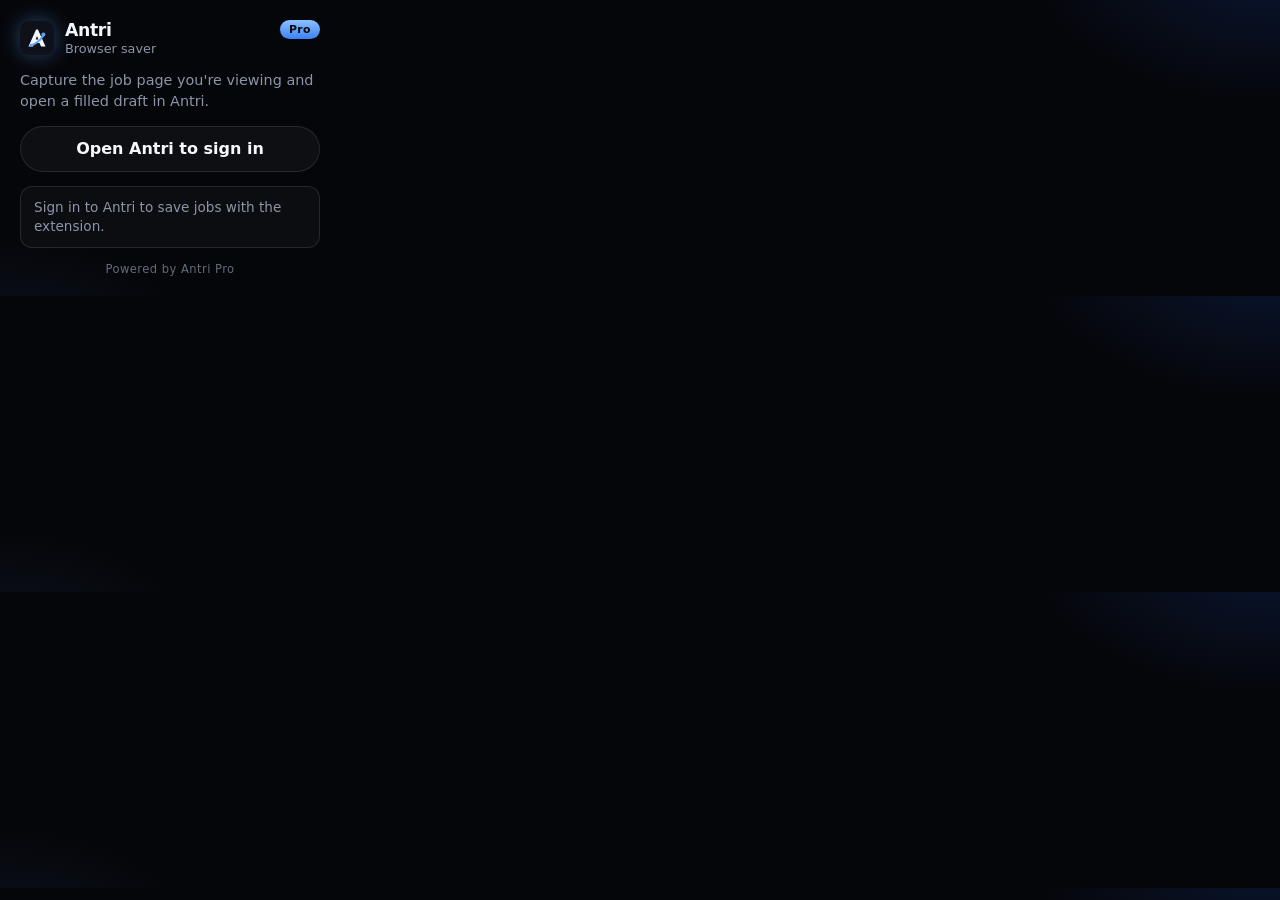
<file: extension/popup.html>
<!doctype html>
<html lang="en">
  <head>
    <meta charset="utf-8">
    <meta name="viewport" content="width=device-width, initial-scale=1">
    <title>Save to Antri</title>
    <link rel="stylesheet" href="popup.css">
  </head>
  <body>
    <main class="popup">
      <header class="brand">
        <span class="mark" aria-hidden="true">
          <svg viewBox="0 0 96 96" xmlns="http://www.w3.org/2000/svg">
            <rect width="96" height="96" rx="22" fill="#0e1119"/>
            <path d="M24 72L45.4 24h5.2L72 72h-12.6l-4.1-10H40.5l-4.1 10H24Z" fill="#f4f7fb"/>
            <path d="M44.1 52h7.8L48 42.4 44.1 52Z" fill="#0e1119"/>
            <path d="M30 68c13.7-2.5 25.2-10.9 34-25" fill="none" stroke="#60a5fa" stroke-width="6" stroke-linecap="round"/>
            <circle cx="66" cy="38" r="5.5" fill="#60a5fa"/>
          </svg>
        </span>
        <div class="brand-text">
          <strong>Antri</strong>
          <span>Browser saver</span>
        </div>
        <span class="pro-badge">Pro</span>
      </header>

      <p class="hint">Capture the job page you're viewing and open a filled draft in Antri.</p>

      <button id="saveButton" class="btn btn-primary" type="button">
        <svg viewBox="0 0 24 24" fill="none" stroke="currentColor" stroke-width="2" stroke-linecap="round" stroke-linejoin="round" aria-hidden="true"><path d="M19 21H5a2 2 0 0 1-2-2V5a2 2 0 0 1 2-2h11l5 5v11a2 2 0 0 1-2 2Z"/><path d="M17 21v-8H7v8"/><path d="M7 3v5h8"/></svg>
        Save current job
      </button>

      <button id="actionButton" class="btn btn-ghost" type="button" hidden></button>

      <output id="status" aria-live="polite">Open a job page, then save it to Antri.</output>

      <footer class="foot">Powered by Antri Pro</footer>
    </main>
    <script src="popup.js"></script>
  </body>
</html>
</file>
<file: styles.css>
:root {
  color-scheme: light dark;
  --bg: #ffffff;
  --sidebar-bg: #f5f5f5;
  --panel: #ffffff;
  --panel-strong: #fafafa;
  --panel-muted: #f4f4f5;
  --ink: #111111;
  --muted: #666666;
  --line: #e5e5e5;
  --line-strong: #cfcfcf;
  --primary: #111111;
  --primary-ink: #ffffff;
  --accent: #2563eb;
  --accent-ink: #ffffff;
  --accent-soft: #eff5ff;
  --accent-line: #bfd4ff;
  --chip-bg: #f1f1f1;
  --chip-ink: #4a4a4a;
  --chip-strong-bg: #e9efff;
  --chip-strong-ink: #1d4ed8;
  --danger-bg: #f4f4f4;
  --danger-ink: #111111;
  --shadow: 0 20px 55px rgba(0, 0, 0, 0.12);
  --radius: 8px;
  font-family: Inter, ui-sans-serif, system-ui, -apple-system, BlinkMacSystemFont, "Segoe UI", sans-serif;
}

@media (prefers-color-scheme: dark) {
  :root {
    --bg: #000000;
    --sidebar-bg: #0b0b0b;
    --panel: #101010;
    --panel-strong: #141414;
    --panel-muted: #181818;
    --ink: #f5f5f5;
    --muted: #a3a3a3;
    --line: #242424;
    --line-strong: #3a3a3a;
    --primary: #f5f5f5;
    --primary-ink: #050505;
    --accent: #60a5fa;
    --accent-ink: #050505;
    --accent-soft: #0f1d33;
    --accent-line: #1e3a5f;
    --chip-bg: #1d1d1d;
    --chip-ink: #d0d0d0;
    --chip-strong-bg: #102747;
    --chip-strong-ink: #93c5fd;
    --danger-bg: #171717;
    --danger-ink: #f5f5f5;
    --shadow: 0 24px 70px rgba(0, 0, 0, 0.52);
  }
}

* {
  box-sizing: border-box;
}

[hidden] {
  display: none !important;
}

body {
  margin: 0;
  min-height: 100vh;
  background: var(--bg);
  color: var(--ink);
}

::selection {
  background: var(--accent);
  color: var(--accent-ink);
}

button,
input,
select,
textarea {
  font: inherit;
}

button {
  cursor: pointer;
}

.sr-only {
  position: absolute;
  width: 1px;
  height: 1px;
  overflow: hidden;
  clip: rect(0, 0, 0, 0);
  white-space: nowrap;
}

.app-shell {
  display: grid;
  grid-template-columns: 280px minmax(0, 1fr);
  min-height: 100vh;
}

.auth-shell {
  display: grid;
  min-height: 100vh;
  place-items: center;
  padding: 32px;
  background: var(--bg);
}

.auth-layout {
  display: grid;
  align-items: center;
  grid-template-columns: minmax(360px, 480px) minmax(380px, 600px);
  gap: clamp(24px, 5vw, 76px);
  width: min(1180px, 100%);
}

.auth-panel {
  display: grid;
  gap: 20px;
  width: 100%;
  padding: 30px;
  border: 1px solid var(--line);
  border-radius: var(--radius);
  background: var(--panel);
  box-shadow: var(--shadow);
}

.auth-brand {
  display: flex;
  align-items: center;
  gap: 11px;
}

.auth-brand strong {
  font-size: 1.15rem;
}

.auth-mark {
  display: block;
  width: 42px;
  height: 42px;
  border: 1px solid var(--line);
  border-radius: var(--radius);
}

.auth-copy {
  display: grid;
  gap: 10px;
}

.auth-copy h1 {
  max-width: 420px;
  font-size: 2.55rem;
}

.auth-copy p:last-child {
  max-width: 400px;
  margin: 0;
  color: var(--muted);
  line-height: 1.5;
}

.oauth-stack,
.auth-form {
  display: grid;
  gap: 10px;
}

.oauth-button {
  display: flex;
  align-items: center;
  gap: 12px;
  min-height: 48px;
  width: 100%;
  padding: 10px 13px;
  border: 1px solid var(--line-strong);
  border-radius: var(--radius);
  background: var(--panel-strong);
  color: var(--ink);
  font-weight: 800;
  text-align: left;
}

.oauth-button span {
  display: grid;
  flex: 0 0 auto;
  place-items: center;
  width: 26px;
  height: 26px;
  border-radius: 6px;
  background: var(--panel-muted);
  color: var(--ink);
  font-size: 0.86rem;
  font-weight: 900;
}

.oauth-button.google img {
  display: block;
  width: 20px;
  height: 20px;
}

.auth-divider {
  display: flex;
  align-items: center;
  gap: 12px;
  color: var(--muted);
  font-size: 0.8rem;
  font-weight: 800;
  text-transform: uppercase;
}

.auth-divider::before,
.auth-divider::after {
  flex: 1;
  border-top: 1px solid var(--line);
  content: "";
}

.auth-mode {
  display: grid;
  grid-template-columns: repeat(2, minmax(0, 1fr));
  gap: 4px;
  padding: 4px;
  border: 1px solid var(--line);
  border-radius: var(--radius);
  background: var(--panel-muted);
}

.auth-mode button {
  min-height: 38px;
  border: 0;
  border-radius: 6px;
  background: transparent;
  color: var(--muted);
  font-weight: 800;
}

.auth-mode button.active {
  background: var(--panel);
  color: var(--ink);
  box-shadow: 0 1px 9px rgba(0, 0, 0, 0.14);
}

.auth-form label {
  font-size: 0.88rem;
}

.auth-submit {
  justify-content: center;
  min-height: 48px;
}

.auth-status {
  display: block;
  min-height: 43px;
  padding: 11px 12px;
  border: 1px solid var(--line);
  border-radius: var(--radius);
  background: var(--panel-muted);
  color: var(--muted);
  font-size: 0.88rem;
  line-height: 1.4;
}

.auth-status:empty {
  display: none;
}

.auth-privacy-link {
  width: fit-content;
  color: var(--muted);
  font-size: 0.82rem;
  font-weight: 800;
  text-decoration: none;
}

.auth-privacy-link:hover {
  color: var(--accent);
}

.auth-preview {
  position: relative;
  display: grid;
  gap: 22px;
  min-height: 610px;
  align-content: center;
  overflow: hidden;
  padding: 44px;
  border: 1px solid var(--line);
  border-radius: var(--radius);
  background:
    linear-gradient(90deg, transparent 0 48px, color-mix(in srgb, var(--line) 70%, transparent) 48px 49px, transparent 49px),
    linear-gradient(0deg, transparent 0 48px, color-mix(in srgb, var(--line) 70%, transparent) 48px 49px, transparent 49px),
    var(--panel-strong);
  background-size: 96px 96px, 96px 96px, auto;
}

.auth-noise {
  position: absolute;
  inset: 32px 30px auto;
  display: flex;
  justify-content: space-between;
  gap: 12px;
  color: var(--muted);
  font-size: 0.76rem;
  font-weight: 850;
  text-transform: uppercase;
}

.auth-noise span {
  display: inline-flex;
  align-items: center;
  min-height: 28px;
  padding: 0 9px;
  border: 1px solid var(--line);
  border-radius: 999px;
  background: color-mix(in srgb, var(--panel) 88%, transparent);
}

.auth-preview-head {
  display: grid;
  gap: 8px;
  max-width: 430px;
  margin-top: 34px;
}

.auth-preview-head strong {
  font-size: 2rem;
  line-height: 1.08;
}

.auth-preview-board {
  display: grid;
  gap: 10px;
  padding: 14px;
  border: 1px solid var(--line-strong);
  border-radius: var(--radius);
  background: color-mix(in srgb, var(--panel) 94%, transparent);
  box-shadow: var(--shadow);
}

.preview-job {
  display: flex;
  align-items: center;
  justify-content: space-between;
  gap: 16px;
  min-height: 76px;
  padding: 14px;
  border: 1px solid var(--line);
  border-radius: 6px;
  background: var(--panel);
}

.preview-job.active {
  border-color: var(--accent-line);
  background: var(--accent-soft);
}

.preview-job div {
  min-width: 0;
}

.preview-job strong,
.preview-job span {
  display: block;
}

.preview-job strong {
  overflow: hidden;
  font-size: 1rem;
  text-overflow: ellipsis;
  white-space: nowrap;
}

.preview-job span {
  margin-top: 4px;
  color: var(--muted);
  font-size: 0.84rem;
  font-weight: 700;
}

.preview-job em {
  flex: 0 0 auto;
  min-height: 29px;
  padding: 6px 9px;
  border: 1px solid var(--line);
  border-radius: 999px;
  background: var(--panel-muted);
  color: var(--ink);
  font-size: 0.77rem;
  font-style: normal;
  font-weight: 850;
}

.preview-job.active em {
  border-color: var(--accent-line);
  background: var(--panel);
  color: var(--accent);
}

.auth-preview-metrics {
  display: grid;
  grid-template-columns: repeat(3, minmax(0, 1fr));
  gap: 10px;
}

.auth-preview-metrics span {
  min-width: 0;
  padding: 13px;
  border: 1px solid var(--line);
  border-radius: var(--radius);
  background: color-mix(in srgb, var(--panel) 92%, transparent);
  color: var(--muted);
  font-size: 0.82rem;
  font-weight: 750;
}

.auth-preview-metrics strong {
  display: block;
  margin-bottom: 4px;
  color: var(--ink);
  font-size: 1.45rem;
}

.oauth-button:disabled,
.auth-mode button:disabled,
.auth-submit:disabled {
  cursor: not-allowed;
  opacity: 0.62;
}

.sidebar {
  position: sticky;
  top: 0;
  display: flex;
  flex-direction: column;
  gap: 28px;
  height: 100vh;
  padding: 24px;
  border-right: 1px solid var(--line);
  background: var(--sidebar-bg);
}

.brand {
  display: flex;
  align-items: center;
  gap: 12px;
}

.brand-mark {
  display: block;
  width: 42px;
  height: 42px;
  border-radius: var(--radius);
  border: 1px solid var(--line);
  object-fit: cover;
  box-shadow: 0 10px 24px rgba(37, 99, 235, 0.18);
}

.brand strong,
.brand span {
  display: block;
}

.brand span {
  margin-top: 2px;
  color: var(--muted);
  font-size: 0.86rem;
}

.nav-list {
  display: grid;
  gap: 8px;
}

.nav-item {
  display: flex;
  align-items: center;
  gap: 10px;
  width: 100%;
  min-height: 44px;
  padding: 10px 12px;
  border: 1px solid transparent;
  border-radius: var(--radius);
  background: transparent;
  color: var(--muted);
  text-align: left;
}

.nav-item span:first-child {
  display: grid;
  place-items: center;
  width: 24px;
  height: 24px;
  color: var(--accent);
  font-weight: 700;
}

.nav-item:hover,
.nav-item.active {
  border-color: var(--line);
  background: var(--panel);
  color: var(--ink);
}

.sync-box {
  margin-top: auto;
  padding: 16px;
  border: 1px solid var(--line);
  border-radius: var(--radius);
  background: var(--panel);
}

.sync-box strong,
.sync-box span {
  display: block;
}

.sync-box div span {
  margin-top: 6px;
  color: var(--muted);
  font-size: 0.88rem;
  line-height: 1.35;
}

.sync-state {
  width: fit-content;
  margin-top: 14px;
  padding: 5px 9px;
  border-radius: 999px;
  background: var(--accent-soft);
  color: var(--accent);
  font-size: 0.78rem;
  font-weight: 700;
}

.sidebar-footer {
  display: flex;
  align-items: center;
}

.sidebar-footer a {
  color: var(--muted);
  font-size: 0.82rem;
  font-weight: 800;
  text-decoration: none;
}

.sidebar-footer a:hover {
  color: var(--accent);
}

.workspace {
  width: min(1480px, 100%);
  margin: 0 auto;
  padding: 30px;
}

.topbar {
  display: flex;
  align-items: center;
  justify-content: space-between;
  gap: 20px;
}

.sync-status {
  display: block;
  width: fit-content;
  max-width: min(720px, 100%);
  margin-top: 14px;
  padding: 8px 10px;
  border: 1px solid var(--line);
  border-radius: var(--radius);
  background: var(--panel-muted);
  color: var(--muted);
  font-size: 0.84rem;
  font-weight: 750;
  line-height: 1.4;
}

.sync-status:empty {
  display: none;
}

.sync-status[data-tone="success"] {
  border-color: var(--accent-line);
  background: var(--accent-soft);
  color: var(--accent);
}

.sync-status[data-tone="error"] {
  border-color: var(--line-strong);
  background: var(--danger-bg);
  color: var(--danger-ink);
}

.eyebrow {
  margin: 0 0 7px;
  color: var(--accent);
  font-size: 0.78rem;
  font-weight: 800;
  letter-spacing: 0;
  text-transform: uppercase;
}

h1,
h2,
h3,
p {
  margin-top: 0;
}

h1 {
  margin-bottom: 0;
  font-size: clamp(2rem, 3vw, 3.35rem);
  line-height: 1.02;
  letter-spacing: 0;
}

h2 {
  margin-bottom: 4px;
  font-size: 1.25rem;
}

h3 {
  margin-bottom: 5px;
  font-size: 1rem;
}

.topbar-actions,
.control-row,
.drawer-actions,
.drawer-actions > div,
.job-actions {
  display: flex;
  align-items: center;
  gap: 10px;
}

.account-menu {
  position: relative;
  flex: 0 0 auto;
}

.account-trigger {
  display: inline-flex;
  align-items: center;
  gap: 8px;
  min-height: 40px;
  min-width: 70px;
  padding: 7px 10px;
  border: 1px solid var(--line-strong);
  border-radius: var(--radius);
  background: var(--panel);
  color: var(--ink);
}

.account-trigger:hover,
.account-trigger[aria-expanded="true"] {
  border-color: var(--accent-line);
  background: var(--accent-soft);
}

.account-avatar {
  position: relative;
  display: grid;
  flex: 0 0 auto;
  place-items: center;
  width: 25px;
  height: 25px;
  border: 1px solid var(--line-strong);
  border-radius: 999px;
  background: var(--panel-muted);
}

.account-avatar::before,
.account-avatar::after {
  position: absolute;
  display: block;
  border: 1.6px solid var(--ink);
  content: "";
}

.account-avatar::before {
  top: 5px;
  width: 6px;
  height: 6px;
  border-radius: 999px;
}

.account-avatar::after {
  bottom: 4px;
  width: 12px;
  height: 6px;
  border-bottom: 0;
  border-radius: 10px 10px 0 0;
}

.account-chevron {
  width: 9px;
  height: 9px;
  border-right: 2px solid var(--muted);
  border-bottom: 2px solid var(--muted);
  transform: translateY(-2px) rotate(45deg);
  transition: transform 140ms ease;
}

.account-trigger[aria-expanded="true"] .account-chevron {
  transform: translateY(2px) rotate(225deg);
}

.account-dropdown {
  position: absolute;
  z-index: 5;
  top: calc(100% + 8px);
  right: 0;
  display: grid;
  gap: 8px;
  width: min(290px, calc(100vw - 36px));
  padding: 10px;
  border: 1px solid var(--line);
  border-radius: var(--radius);
  background: var(--panel);
  box-shadow: var(--shadow);
}

.account-identity {
  display: grid;
  gap: 4px;
  min-width: 0;
  padding: 9px 10px 10px;
  border-radius: 6px;
  background: var(--panel-muted);
}

.account-identity span {
  color: var(--muted);
  font-size: 0.75rem;
  font-weight: 800;
  text-transform: uppercase;
}

.account-identity strong {
  overflow: hidden;
  font-size: 0.9rem;
  text-overflow: ellipsis;
  white-space: nowrap;
}

.account-action {
  display: flex;
  align-items: center;
  min-height: 38px;
  width: 100%;
  padding: 9px 10px;
  border: 1px solid var(--line-strong);
  border-radius: 6px;
  background: var(--panel);
  color: var(--ink);
  font-weight: 750;
  text-align: left;
  text-decoration: none;
}

.account-action:hover {
  border-color: var(--accent-line);
  background: var(--accent-soft);
}

.primary-button,
.ghost-button,
.danger-button,
.icon-button {
  min-height: 40px;
  border-radius: var(--radius);
  border: 1px solid transparent;
  padding: 9px 13px;
  font-weight: 750;
}

.primary-button {
  display: inline-flex;
  align-items: center;
  gap: 7px;
  background: var(--primary);
  color: var(--primary-ink);
}

.primary-button:hover {
  background: var(--accent);
  color: var(--accent-ink);
}

.ghost-button {
  border-color: var(--line-strong);
  background: var(--panel);
  color: var(--ink);
}

.ghost-button.small {
  min-height: 34px;
  padding: 7px 10px;
  font-size: 0.88rem;
}

.danger-button {
  border-color: var(--line-strong);
  background: var(--danger-bg);
  color: var(--danger-ink);
}

.icon-button {
  display: grid;
  place-items: center;
  width: 40px;
  padding: 0;
  border-color: var(--line);
  background: var(--panel);
  color: var(--muted);
  font-size: 1.5rem;
  line-height: 1;
}

.drawer-close {
  position: relative;
  display: grid;
  flex: 0 0 auto;
  place-items: center;
  width: 40px;
  min-height: 40px;
  padding: 0;
  border: 1px solid var(--line);
  border-radius: var(--radius);
  background: var(--panel);
  color: var(--muted);
}

.drawer-close:hover {
  border-color: var(--accent-line);
  background: var(--accent-soft);
  color: var(--ink);
}

.drawer-close span,
.drawer-close span::after {
  display: block;
  width: 15px;
  height: 2px;
  border-radius: 999px;
  background: currentColor;
}

.drawer-close span {
  transform: rotate(45deg);
}

.drawer-close span::after {
  content: "";
  transform: rotate(90deg);
}

.metric-grid {
  display: grid;
  grid-template-columns: repeat(4, minmax(0, 1fr));
  gap: 14px;
  margin: 30px 0 18px;
}

.metric {
  padding: 18px;
  border: 1px solid var(--line);
  border-radius: var(--radius);
  background: var(--panel);
}

.metric span {
  display: block;
  color: var(--muted);
  font-size: 0.86rem;
}

.metric strong {
  display: block;
  margin-top: 8px;
  font-size: 2rem;
  line-height: 1;
}

.metric.accent {
  border-color: var(--accent-line);
  background: var(--accent-soft);
}

.metric.accent strong {
  color: var(--accent);
}

.controls {
  display: grid;
  gap: 14px;
  margin-bottom: 18px;
}

.filter-topline {
  display: grid;
  grid-template-columns: minmax(240px, 1fr) auto;
  gap: 12px;
}

.search-field {
  display: flex;
  align-items: center;
  gap: 8px;
  min-height: 48px;
  padding: 0 14px;
  border: 1px solid var(--line-strong);
  border-radius: var(--radius);
  background: var(--panel);
}

.search-field span {
  color: var(--muted);
  font-size: 1.2rem;
}

.search-field input {
  width: 100%;
  border: 0;
  outline: 0;
  background: transparent;
  color: var(--ink);
}

select,
input,
textarea {
  border: 1px solid var(--line-strong);
  border-radius: var(--radius);
  background: var(--panel);
  color: var(--ink);
}

input::placeholder,
textarea::placeholder {
  color: var(--muted);
}

button:focus-visible,
input:focus-visible,
select:focus-visible,
textarea:focus-visible,
a:focus-visible {
  outline: 2px solid var(--accent);
  outline-offset: 2px;
}

.control-row select {
  min-height: 48px;
  min-width: 170px;
  padding: 0 12px;
}

.source-filter {
  display: grid;
  gap: 9px;
  padding: 12px;
  border: 1px solid var(--line);
  border-radius: var(--radius);
  background: var(--panel);
}

.filter-label {
  color: var(--muted);
  font-size: 0.78rem;
  font-weight: 800;
  text-transform: uppercase;
}

.source-filters {
  display: flex;
  flex-wrap: wrap;
  gap: 8px;
}

.source-chip {
  --chip-neon: #38bdf8;
  --chip-neon-soft: rgba(56, 189, 248, 0.12);
  display: inline-flex;
  align-items: center;
  gap: 7px;
  min-height: 36px;
  padding: 6px 10px;
  border: 1px solid color-mix(in srgb, var(--chip-neon) 58%, var(--line));
  border-radius: 999px;
  background: var(--chip-neon-soft);
  color: var(--ink);
  font-size: 0.86rem;
  font-weight: 800;
  box-shadow: inset 0 0 0 1px color-mix(in srgb, var(--chip-neon) 12%, transparent);
}

.source-chip strong {
  display: grid;
  place-items: center;
  min-width: 20px;
  min-height: 20px;
  border-radius: 999px;
  background: color-mix(in srgb, var(--chip-neon) 18%, var(--panel));
  color: var(--chip-neon);
  font-size: 0.74rem;
}

.source-chip:hover,
.source-chip[aria-pressed="true"] {
  border-color: var(--chip-neon);
  box-shadow:
    0 0 0 1px color-mix(in srgb, var(--chip-neon) 48%, transparent),
    0 0 18px color-mix(in srgb, var(--chip-neon) 34%, transparent);
}

.source-chip[aria-pressed="true"] {
  background: color-mix(in srgb, var(--chip-neon) 22%, var(--panel));
}

.source-chip.all,
.source-chip.silver {
  --chip-neon: #d4d4d8;
  --chip-neon-soft: rgba(161, 161, 170, 0.12);
}

.source-chip.cyan {
  --chip-neon: #22d3ee;
  --chip-neon-soft: rgba(34, 211, 238, 0.12);
}

.source-chip.lime {
  --chip-neon: #a3e635;
  --chip-neon-soft: rgba(163, 230, 53, 0.12);
}

.source-chip.amber {
  --chip-neon: #facc15;
  --chip-neon-soft: rgba(250, 204, 21, 0.12);
}

.source-chip.green,
.source-chip.emerald {
  --chip-neon: #34d399;
  --chip-neon-soft: rgba(52, 211, 153, 0.12);
}

.source-chip.pink,
.source-chip.magenta {
  --chip-neon: #f472b6;
  --chip-neon-soft: rgba(244, 114, 182, 0.12);
}

.source-chip.violet {
  --chip-neon: #c084fc;
  --chip-neon-soft: rgba(192, 132, 252, 0.12);
}

.source-chip.orange {
  --chip-neon: #fb923c;
  --chip-neon-soft: rgba(251, 146, 60, 0.12);
}

.source-chip.red {
  --chip-neon: #fb7185;
  --chip-neon-soft: rgba(251, 113, 133, 0.12);
}

.source-chip.blue {
  --chip-neon: #60a5fa;
  --chip-neon-soft: rgba(96, 165, 250, 0.12);
}

.view {
  display: none;
}

.active-view {
  display: block;
}

.section-head {
  display: flex;
  align-items: end;
  justify-content: space-between;
  gap: 18px;
  margin: 22px 0 14px;
}

.section-head p {
  margin-bottom: 0;
  color: var(--muted);
}

.job-list {
  display: grid;
  grid-template-columns: repeat(auto-fit, minmax(330px, 1fr));
  gap: 14px;
}

.job-card,
.chart-panel,
.integration-card,
.empty-state,
.timeline-item {
  border: 1px solid var(--line);
  border-radius: var(--radius);
  background: var(--panel);
}

.job-card {
  display: grid;
  gap: 15px;
  padding: 18px;
  transition: border-color 160ms ease, transform 160ms ease, box-shadow 160ms ease;
}

.job-card:hover {
  border-color: var(--line-strong);
  box-shadow: var(--shadow);
  transform: translateY(-1px);
}

.job-card-main {
  display: flex;
  align-items: flex-start;
  justify-content: space-between;
  gap: 16px;
}

.job-title-row {
  display: flex;
  flex-wrap: wrap;
  align-items: center;
  gap: 8px;
}

.company-line,
.job-notes {
  color: var(--muted);
  line-height: 1.45;
}

.company-line {
  margin-bottom: 0;
}

.job-notes {
  display: -webkit-box;
  min-height: 43px;
  margin-bottom: 0;
  overflow: hidden;
  -webkit-box-orient: vertical;
  -webkit-line-clamp: 2;
}

.status-pill,
.priority-pill,
.job-meta span,
.integration-card > span {
  display: inline-flex;
  align-items: center;
  width: fit-content;
  min-height: 26px;
  border-radius: 999px;
  padding: 4px 9px;
  font-size: 0.76rem;
  font-weight: 800;
  white-space: nowrap;
}

.status-pill {
  background: var(--chip-bg);
  color: var(--chip-ink);
}

.status-pill.interviewing,
.status-pill.offer {
  background: var(--chip-strong-bg);
  color: var(--chip-strong-ink);
}

.status-pill.rejected,
.status-pill.withdrawn {
  background: var(--panel-muted);
  color: var(--muted);
}

.status-pill.saved,
.status-pill.follow-up {
  background: var(--accent-soft);
  color: var(--accent);
}

.priority-pill {
  background: var(--chip-bg);
  color: var(--chip-ink);
}

.priority-pill.high {
  background: var(--accent-soft);
  color: var(--accent);
}

.priority-pill.low {
  background: var(--panel-muted);
  color: var(--muted);
}

.job-meta {
  display: flex;
  flex-wrap: wrap;
  gap: 7px;
}

.job-meta span {
  background: var(--panel-muted);
  color: var(--muted);
}

.job-actions {
  justify-content: space-between;
  gap: 14px;
}

.job-link {
  color: var(--accent);
  font-size: 0.9rem;
  font-weight: 800;
  text-decoration: none;
}

.job-link[hidden] {
  display: none;
}

.empty-state {
  display: grid;
  justify-items: center;
  gap: 6px;
  padding: 46px 20px;
  color: var(--muted);
  text-align: center;
}

.empty-state strong {
  color: var(--ink);
}

.timeline {
  display: grid;
  gap: 10px;
}

.timeline-item {
  display: grid;
  grid-template-columns: minmax(110px, 150px) minmax(0, 1fr) auto;
  align-items: center;
  gap: 14px;
  padding: 14px;
}

.timeline-date {
  color: var(--accent);
  font-weight: 850;
}

.timeline-item p {
  margin: 0;
  color: var(--muted);
}

.insight-layout {
  display: grid;
  grid-template-columns: minmax(0, 1.1fr) minmax(320px, 0.9fr);
  gap: 14px;
}

.chart-panel {
  padding: 18px;
}

.status-chart,
.source-chart {
  display: grid;
  gap: 12px;
  margin-top: 16px;
}

.bar-row {
  display: grid;
  grid-template-columns: minmax(92px, 150px) minmax(0, 1fr) 44px;
  align-items: center;
  gap: 10px;
  color: var(--muted);
  font-size: 0.9rem;
}

.bar-track {
  height: 10px;
  overflow: hidden;
  border-radius: 999px;
  background: var(--panel-muted);
}

.bar-fill {
  height: 100%;
  border-radius: inherit;
  background: var(--accent);
}

.source-chart .bar-fill {
  background: var(--accent);
}

.integration-grid {
  display: grid;
  grid-template-columns: repeat(3, minmax(0, 1fr));
  gap: 14px;
}

.integration-card {
  display: grid;
  grid-template-columns: 52px minmax(0, 1fr);
  gap: 14px;
  padding: 18px;
}

.integration-card p {
  margin: 0;
  color: var(--muted);
  line-height: 1.45;
}

.integration-card > span {
  grid-column: 2;
  background: var(--accent-soft);
  color: var(--accent);
}

.integration-logo {
  display: grid;
  place-items: center;
  width: 52px;
  height: 52px;
  border-radius: var(--radius);
  background: var(--accent-soft);
  color: var(--accent);
  font-weight: 900;
}

.integration-logo.outlook {
  background: var(--panel-muted);
  color: var(--ink);
}

.integration-logo.api {
  background: var(--panel-muted);
  color: var(--ink);
  font-size: 0.8rem;
}

.drawer-backdrop {
  position: fixed;
  inset: 0;
  z-index: 20;
  background: rgba(0, 0, 0, 0.48);
}

.drawer {
  position: fixed;
  top: 0;
  right: 0;
  z-index: 30;
  width: min(720px, 100%);
  height: 100vh;
  overflow-y: auto;
  padding: 24px;
  background: var(--panel-strong);
  box-shadow: var(--shadow);
  transform: translateX(104%);
  transition: transform 180ms ease;
}

.drawer.open {
  transform: translateX(0);
}

.drawer-head {
  display: flex;
  align-items: flex-start;
  justify-content: space-between;
  gap: 20px;
  margin-bottom: 18px;
}

.smart-add {
  display: grid;
  gap: 14px;
  margin-bottom: 18px;
  padding: 18px;
  border: 1px solid var(--line);
  border-radius: var(--radius);
  background:
    linear-gradient(135deg, color-mix(in srgb, var(--accent) 12%, transparent), transparent 44%),
    var(--panel);
  box-shadow: inset 0 0 0 1px color-mix(in srgb, var(--accent) 6%, transparent);
}

.smart-add-head,
.smart-add-actions {
  display: flex;
  align-items: flex-start;
  justify-content: space-between;
  gap: 14px;
}

.smart-kicker {
  margin: 0 0 4px;
  color: var(--accent);
  font-size: 0.74rem;
  font-weight: 900;
  text-transform: uppercase;
}

.smart-add-head h3 {
  margin-bottom: 4px;
  font-size: 1.1rem;
}

.smart-add-head p {
  margin-bottom: 0;
  color: var(--muted);
  line-height: 1.4;
}

.smart-result {
  flex: 0 0 230px;
  min-height: 34px;
  padding: 8px 10px;
  border: 1px solid var(--line);
  border-radius: 999px;
  background: var(--panel-muted);
  color: var(--muted);
  font-size: 0.78rem;
  font-weight: 850;
  line-height: 1.25;
  text-align: right;
}

.smart-result:empty {
  display: none;
}

.smart-add textarea {
  min-height: 102px;
  background: var(--panel);
}

.smart-add-actions {
  align-items: center;
}

.smart-add-actions .primary-button {
  margin-left: auto;
}

.form-grid {
  display: grid;
  grid-template-columns: repeat(2, minmax(0, 1fr));
  gap: 14px;
}

label {
  display: grid;
  gap: 7px;
  color: var(--muted);
  font-size: 0.86rem;
  font-weight: 750;
}

label input,
label select,
label textarea {
  width: 100%;
  min-height: 42px;
  padding: 10px 11px;
  color: var(--ink);
  font-weight: 500;
}

label textarea {
  resize: vertical;
}

.full-span {
  grid-column: 1 / -1;
}

.drawer-actions {
  justify-content: space-between;
  margin-top: 22px;
  padding-top: 16px;
  border-top: 1px solid var(--line);
}

.ai-review-notice {
  max-width: 260px;
  margin: 0;
  color: var(--muted);
  font-size: 0.78rem;
  font-weight: 750;
  line-height: 1.35;
}

@media (max-width: 1040px) {
  .auth-layout {
    grid-template-columns: minmax(0, 560px);
    justify-content: center;
  }

  .auth-preview {
    min-height: auto;
    padding: 40px;
  }

  .app-shell {
    grid-template-columns: 1fr;
  }

  .sidebar {
    position: static;
    height: auto;
    padding: 16px;
  }

  .nav-list {
    grid-template-columns: repeat(4, minmax(0, 1fr));
  }

  .sync-box {
    display: none;
  }

  .metric-grid,
  .integration-grid,
  .insight-layout {
    grid-template-columns: repeat(2, minmax(0, 1fr));
  }
}

@media (max-width: 760px) {
  .auth-shell {
    padding: 18px;
  }

  .auth-panel,
  .auth-preview {
    padding: 22px;
  }

  .auth-copy h1,
  .auth-preview-head strong {
    font-size: 2rem;
  }

  .auth-preview {
    gap: 16px;
  }

  .auth-noise {
    position: static;
    flex-wrap: wrap;
    justify-content: flex-start;
  }

  .auth-preview-head {
    margin-top: 0;
  }

  .auth-preview-metrics {
    grid-template-columns: 1fr;
  }

  .preview-job {
    align-items: flex-start;
    flex-direction: column;
  }

  .workspace {
    padding: 18px;
  }

  .topbar,
  .section-head,
  .controls,
  .filter-topline {
    align-items: stretch;
    grid-template-columns: 1fr;
    flex-direction: column;
  }

  .topbar-actions,
  .control-row {
    flex-wrap: wrap;
  }

  .topbar-actions > *,
  .control-row > * {
    flex: 1 1 140px;
  }

  .account-menu {
    flex: 0 0 auto;
  }

  .metric-grid,
  .integration-grid,
  .insight-layout,
  .form-grid {
    grid-template-columns: 1fr;
  }

  .nav-list {
    grid-template-columns: repeat(2, minmax(0, 1fr));
  }

  .nav-item {
    gap: 6px;
    padding-inline: 8px;
    font-size: 0.92rem;
  }

  .nav-item span:first-child {
    width: 20px;
    height: 20px;
  }

  .job-list {
    grid-template-columns: 1fr;
  }

  .timeline-item {
    grid-template-columns: 1fr;
  }

  .drawer {
    padding: 18px;
  }

  .smart-add-head,
  .smart-add-actions {
    align-items: stretch;
    flex-direction: column;
  }

  .smart-result {
    text-align: left;
  }

  .drawer-actions {
    align-items: stretch;
    flex-direction: column;
  }

  .ai-review-notice {
    max-width: none;
  }

  .drawer-actions > div {
    align-items: stretch;
  }

  .drawer-actions button {
    flex: 1;
  }
}

@media (max-height: 760px) {
  .auth-shell {
    place-items: start center;
  }

  .auth-panel {
    gap: 15px;
    padding: 22px;
  }

  .auth-preview {
    min-height: auto;
  }
}
</file>
<file: auth.css>
/* ==========================================================================
   Antri — premium dark login / auth gate
   Loaded AFTER styles.css. Everything is scoped to #authGate so the signed-in
   app workspace is left untouched. Always dark, matching the marketing site.
   ========================================================================== */

#authGate.auth-shell {
  position: relative;
  padding: 40px 32px;
  background:
    radial-gradient(1100px 620px at 50% -220px, #0a0d18, transparent 72%),
    radial-gradient(820px 520px at 100% 0%, rgba(37, 99, 235, 0.12), transparent 60%),
    radial-gradient(820px 520px at 0% 30%, rgba(96, 165, 250, 0.07), transparent 55%),
    #05060a;
  color: #f4f7fb;
  overflow: hidden;
}

/* ambient dot-field canvas (auth-visual.js) */
#authCanvas {
  position: fixed;
  inset: 0;
  width: 100%;
  height: 100%;
  z-index: 0;
  pointer-events: none;
}

#authGate .auth-layout {
  position: relative;
  z-index: 2;
  grid-template-columns: minmax(360px, 470px) minmax(380px, 580px);
  gap: clamp(28px, 5vw, 64px);
}

/* --------------------------------------------------------- panel (left) */
#authGate .auth-panel {
  gap: 18px;
  padding: 38px;
  border: 1px solid rgba(255, 255, 255, 0.09);
  border-radius: 22px;
  background: linear-gradient(180deg, rgba(255, 255, 255, 0.055), rgba(255, 255, 255, 0.018));
  backdrop-filter: blur(16px) saturate(140%);
  -webkit-backdrop-filter: blur(16px) saturate(140%);
  box-shadow: 0 40px 90px rgba(0, 0, 0, 0.6);
}

#authGate .auth-brand { gap: 11px; }
#authGate .auth-brand strong { font-size: 1.12rem; letter-spacing: -0.02em; color: #f4f7fb; }
#authGate .auth-mark {
  width: 38px; height: 38px;
  border: 0;
  border-radius: 11px;
  filter: drop-shadow(0 0 12px rgba(96, 165, 250, 0.45));
}

#authGate .auth-copy { gap: 14px; }
#authGate .auth-copy .eyebrow {
  display: inline-flex;
  align-items: center;
  gap: 8px;
  margin: 0;
  color: #60a5fa;
  font-size: 0.76rem;
  font-weight: 600;
  letter-spacing: 0.14em;
}
#authGate .auth-copy .eyebrow::before {
  content: "";
  width: 7px; height: 7px;
  border-radius: 50%;
  background: #60a5fa;
  box-shadow: 0 0 12px rgba(96, 165, 250, 0.65);
}
#authGate .auth-copy h1 {
  max-width: 15ch;
  font-size: clamp(2rem, 3.4vw, 2.85rem);
  font-weight: 650;
  letter-spacing: -0.03em;
  line-height: 1.04;
  background: linear-gradient(180deg, #ffffff 25%, #9ec5ff 135%);
  -webkit-background-clip: text;
  background-clip: text;
  color: transparent;
}
#authGate .auth-copy p:last-child {
  max-width: 42ch;
  color: #8c95a6;
  font-size: 1rem;
  line-height: 1.6;
}

/* --------------------------------------------------------- oauth / divider */
#authGate .oauth-button {
  min-height: 50px;
  justify-content: center;
  gap: 10px;
  border: 1px solid rgba(255, 255, 255, 0.12);
  border-radius: 12px;
  background: rgba(255, 255, 255, 0.045);
  color: #f4f7fb;
  font-weight: 560;
  text-align: center;
  transition: background 0.2s, border-color 0.2s, transform 0.2s;
}
#authGate .oauth-button:hover {
  background: rgba(255, 255, 255, 0.085);
  border-color: rgba(255, 255, 255, 0.22);
  transform: translateY(-1px);
}
#authGate .oauth-button span {
  width: 22px; height: 22px;
  background: transparent;
}

#authGate .auth-divider {
  color: #69707e;
  font-size: 0.72rem;
  font-weight: 600;
  letter-spacing: 0.08em;
}
#authGate .auth-divider::before,
#authGate .auth-divider::after {
  border-top-color: rgba(255, 255, 255, 0.09);
}

/* --------------------------------------------------------- mode toggle */
#authGate .auth-mode {
  padding: 5px;
  border: 1px solid rgba(255, 255, 255, 0.08);
  border-radius: 12px;
  background: rgba(0, 0, 0, 0.25);
}
#authGate .auth-mode button {
  min-height: 40px;
  border-radius: 8px;
  color: #8c95a6;
  font-weight: 560;
  transition: color 0.2s, background 0.2s;
}
#authGate .auth-mode button.active {
  background: rgba(255, 255, 255, 0.085);
  color: #f4f7fb;
  box-shadow: 0 1px 10px rgba(0, 0, 0, 0.3);
}

/* --------------------------------------------------------- form */
#authGate .auth-form label { color: #c4ccd8; font-weight: 540; font-size: 0.86rem; }
#authGate .auth-form input {
  min-height: 48px;
  border: 1px solid rgba(255, 255, 255, 0.12);
  border-radius: 12px;
  background: rgba(255, 255, 255, 0.03);
  color: #f4f7fb;
  font-weight: 500;
  transition: border-color 0.2s, box-shadow 0.2s;
}
#authGate .auth-form input::placeholder { color: #69707e; }
#authGate .auth-form input:focus-visible {
  outline: none;
  border-color: rgba(96, 165, 250, 0.6);
  box-shadow: 0 0 0 3px rgba(96, 165, 250, 0.18);
}

/* primary submit -> glowing gradient */
#authGate .auth-submit,
#authGate .auth-submit:hover {
  min-height: 50px;
  margin-top: 4px;
  border: 0;
  border-radius: 12px;
  color: #04060c;
  font-weight: 600;
  background: linear-gradient(180deg, #8cc0ff, #3b82f6);
}
#authGate .auth-submit {
  box-shadow: 0 8px 30px rgba(37, 99, 235, 0.45), inset 0 1px 0 rgba(255, 255, 255, 0.4);
  transition: transform 0.2s, box-shadow 0.25s;
}
#authGate .auth-submit:hover {
  transform: translateY(-2px);
  box-shadow: 0 14px 44px rgba(37, 99, 235, 0.6), inset 0 1px 0 rgba(255, 255, 255, 0.5);
}

/* --------------------------------------------------------- status / privacy */
#authGate .auth-status {
  border: 1px solid rgba(255, 255, 255, 0.09);
  border-radius: 12px;
  background: rgba(255, 255, 255, 0.03);
  color: #c4ccd8;
}
#authGate .auth-privacy-link { color: #8c95a6; font-weight: 540; }
#authGate .auth-privacy-link:hover { color: #60a5fa; }
#authGate .auth-legal-links { display: flex; gap: 18px; }
#authGate .auth-legal-links a { color: #8c95a6; font-weight: 540; font-size: 0.85rem; text-decoration: none; }
#authGate .auth-legal-links a:hover { color: #60a5fa; }

/* --------------------------------------------------------- preview (right) */
#authGate .auth-preview {
  min-height: 560px;
  padding: 38px;
  border: 1px solid rgba(255, 255, 255, 0.09);
  border-radius: 22px;
  background:
    radial-gradient(120% 70% at 50% -10%, rgba(96, 165, 250, 0.14), transparent 60%),
    linear-gradient(180deg, rgba(255, 255, 255, 0.045), rgba(255, 255, 255, 0.012));
  box-shadow: 0 40px 90px rgba(0, 0, 0, 0.5), 0 0 70px rgba(37, 99, 235, 0.12);
}
#authGate .auth-noise span {
  border: 1px solid rgba(255, 255, 255, 0.09);
  background: rgba(255, 255, 255, 0.03);
  color: #8c95a6;
  font-weight: 600;
}
#authGate .auth-preview-head .eyebrow {
  display: inline-flex;
  align-items: center;
  gap: 8px;
  color: #60a5fa;
  font-weight: 600;
  letter-spacing: 0.14em;
  font-size: 0.76rem;
}
#authGate .auth-preview-head .eyebrow::before {
  content: "";
  width: 7px; height: 7px;
  border-radius: 50%;
  background: #60a5fa;
  box-shadow: 0 0 12px rgba(96, 165, 250, 0.65);
}
#authGate .auth-preview-head strong {
  font-size: clamp(1.55rem, 2.4vw, 2rem);
  font-weight: 640;
  letter-spacing: -0.03em;
  line-height: 1.08;
  background: linear-gradient(180deg, #ffffff, #9ec5ff);
  -webkit-background-clip: text;
  background-clip: text;
  color: transparent;
}
#authGate .auth-preview-board {
  border: 1px solid rgba(255, 255, 255, 0.1);
  border-radius: 16px;
  background: rgba(0, 0, 0, 0.28);
  box-shadow: none;
}
#authGate .preview-job {
  border: 1px solid rgba(255, 255, 255, 0.08);
  border-radius: 12px;
  background: rgba(255, 255, 255, 0.025);
}
#authGate .preview-job.active {
  border-color: rgba(96, 165, 250, 0.35);
  background: rgba(96, 165, 250, 0.1);
}
#authGate .preview-job strong { color: #f4f7fb; }
#authGate .preview-job span { color: #8c95a6; font-weight: 500; }
#authGate .preview-job em {
  border: 1px solid rgba(255, 255, 255, 0.1);
  background: rgba(255, 255, 255, 0.04);
  color: #c4ccd8;
  font-weight: 560;
}
#authGate .preview-job.active em {
  border-color: rgba(96, 165, 250, 0.35);
  background: rgba(96, 165, 250, 0.12);
  color: #60a5fa;
}
#authGate .auth-preview-metrics span {
  border: 1px solid rgba(255, 255, 255, 0.09);
  border-radius: 14px;
  background: rgba(255, 255, 255, 0.025);
  color: #8c95a6;
  font-weight: 500;
}
#authGate .auth-preview-metrics strong { color: #f4f7fb; }

/* --------------------------------------------------------- responsive */
@media (max-width: 1040px) {
  #authGate .auth-layout {
    grid-template-columns: minmax(0, 480px);
    justify-content: center;
  }
  #authGate .auth-preview { display: none; } /* keep the login focused on small screens */
}
@media (max-width: 560px) {
  #authGate.auth-shell { padding: 22px 16px; }
  #authGate .auth-panel { padding: 26px; }
}

/* Respect reduced motion for the canvas (auth-visual.js draws a static field) */
@media (prefers-reduced-motion: reduce) {
  #authGate .oauth-button,
  #authGate .auth-submit { transition: none; }
}
</file>
<file: app-theme.css>
/* ==========================================================================
   Antri — premium app workspace theme
   Loaded AFTER styles.css. Refines the dark theme to match the marketing site
   and login: depth + glow background, glassy cards with cursor glow, sleek
   pill buttons, SVG nav icons, and subtle entrance animation. Light mode is
   left as-is.
   ========================================================================== */

/* The app uses a single, always-dark premium palette to match the marketing
   site and login (and so the glassy/gradient styling below is always correct). */
:root {
  color-scheme: dark;
  --ease-app: cubic-bezier(0.22, 1, 0.36, 1);
  --bg: #05060a;
  --sidebar-bg: #080a11;
  --panel: #0e1119;
  --panel-strong: #141823;
  --panel-muted: #0b0e15;
  --ink: #f4f7fb;
  --muted: #8c95a6;
  --line: rgba(255, 255, 255, 0.08);
  --line-strong: rgba(255, 255, 255, 0.15);
  --primary: #f4f7fb;
  --primary-ink: #05060a;
  --accent: #60a5fa;
  --accent-ink: #04060c;
  --accent-soft: rgba(96, 165, 250, 0.12);
  --accent-line: rgba(96, 165, 250, 0.32);
  --chip-bg: rgba(255, 255, 255, 0.06);
  --chip-ink: #c4ccd8;
  --chip-strong-bg: rgba(96, 165, 250, 0.14);
  --chip-strong-ink: #93c5fd;
  --danger-bg: #1a1414;
  --danger-ink: #fca5a5;
  --shadow: 0 30px 80px rgba(0, 0, 0, 0.55);
}

/* ---- ambient background + canvas (app-visual.js) ---- */
.app-shell {
  position: relative;
  background:
    radial-gradient(1100px 640px at 78% -220px, #0a0d18, transparent 70%),
    radial-gradient(820px 520px at 100% 0%, rgba(37, 99, 235, 0.10), transparent 60%),
    radial-gradient(760px 520px at 0% 22%, rgba(96, 165, 250, 0.06), transparent 55%),
    var(--bg);
}
#appCanvas {
  position: fixed;
  inset: 0;
  width: 100%;
  height: 100%;
  z-index: 0;
  pointer-events: none;
}
.app-shell > .sidebar,
.app-shell > .workspace {
  position: relative;
  z-index: 1;
}

/* ---- font weights: Inter is loaded, dial back the heavy 800/900 ---- */
.nav-item,
.account-action,
.sidebar-footer a,
.auth-privacy-link,
.metric span,
.bar-row { font-weight: 500; }
.status-pill, .priority-pill, .job-meta span, .integration-card > span { font-weight: 600 !important; }

/* --------------------------------------------------------- sidebar */
.sidebar {
  gap: 24px;
  background:
    linear-gradient(180deg, rgba(255, 255, 255, 0.02), transparent 40%),
    var(--sidebar-bg);
  border-right: 1px solid var(--line);
}
.brand-mark {
  border: 0;
  filter: drop-shadow(0 0 12px rgba(96, 165, 250, 0.4));
  box-shadow: none;
}
.brand strong { letter-spacing: -0.02em; }

.nav-item {
  position: relative;
  border-radius: 12px;
  transition: color 0.2s var(--ease-app), background 0.2s var(--ease-app),
    border-color 0.2s var(--ease-app);
}
.nav-item span:first-child {
  display: grid;
  place-items: center;
  width: 22px; height: 22px;
  color: var(--muted);
  transition: color 0.2s var(--ease-app), transform 0.2s var(--ease-app);
}
.nav-item span:first-child svg { width: 19px; height: 19px; }
.nav-item:hover {
  background: rgba(255, 255, 255, 0.04);
  border-color: var(--line);
  color: var(--ink);
}
.nav-item:hover span:first-child { color: var(--ink); transform: translateX(1px); }
.nav-item.active {
  background: var(--accent-soft);
  border-color: var(--accent-line);
  color: var(--ink);
}
.nav-item.active span:first-child {
  color: var(--accent);
  filter: drop-shadow(0 0 6px rgba(96, 165, 250, 0.5));
}

.sidebar-footer { margin-top: auto; }
.sidebar-footer a { font-weight: 500; }

/* --------------------------------------------------------- buttons (sleek pills) */
.primary-button,
.ghost-button,
.danger-button,
.icon-button,
.account-trigger,
.account-action,
.oauth-button {
  border-radius: 999px;
  transition: transform 0.2s var(--ease-app), background 0.2s var(--ease-app),
    border-color 0.2s var(--ease-app), box-shadow 0.25s var(--ease-app), color 0.2s var(--ease-app);
}
.account-action { border-radius: 10px; }

.primary-button {
  border: 0;
  padding: 10px 18px;
  color: #04060c;
  font-weight: 600;
  background: linear-gradient(180deg, #8cc0ff, #3b82f6);
  box-shadow: 0 8px 26px rgba(37, 99, 235, 0.4), inset 0 1px 0 rgba(255, 255, 255, 0.4);
}
.primary-button:hover {
  transform: translateY(-2px);
  color: #04060c;
  background: linear-gradient(180deg, #9ecaff, #4a8cf7);
  box-shadow: 0 14px 40px rgba(37, 99, 235, 0.55), inset 0 1px 0 rgba(255, 255, 255, 0.5);
}

.ghost-button {
  padding: 9px 16px;
  border-color: var(--line);
  background: rgba(255, 255, 255, 0.04);
  color: var(--ink);
  font-weight: 540;
}
.ghost-button:hover {
  transform: translateY(-2px);
  border-color: var(--line-strong);
  background: rgba(255, 255, 255, 0.08);
}
.ghost-button.small { padding: 7px 13px; }

.danger-button {
  border-color: var(--line);
  background: rgba(255, 255, 255, 0.03);
  color: var(--muted);
  font-weight: 540;
}
.danger-button:hover {
  border-color: rgba(248, 113, 113, 0.45);
  background: rgba(248, 113, 113, 0.12);
  color: #fca5a5;
}

/* --------------------------------------------------------- topbar / account */
.account-trigger {
  border-color: var(--line);
  background: rgba(255, 255, 255, 0.04);
}
.account-trigger:hover,
.account-trigger[aria-expanded="true"] {
  border-color: var(--accent-line);
  background: var(--accent-soft);
  transform: translateY(-1px);
}
.account-dropdown {
  border-radius: 16px;
  background: var(--panel-strong);
  box-shadow: var(--shadow);
}
.account-action {
  border-color: var(--line);
  background: rgba(255, 255, 255, 0.03);
}

/* --------------------------------------------------------- glassy cards + cursor glow */
.metric,
.job-card,
.integration-card,
.chart-panel,
.timeline-item {
  position: relative;
  overflow: hidden;
  border-radius: 16px;
  border-color: var(--line);
  background: linear-gradient(180deg, rgba(255, 255, 255, 0.03), rgba(255, 255, 255, 0.012));
  transition: transform 0.3s var(--ease-app), border-color 0.3s var(--ease-app), box-shadow 0.3s var(--ease-app);
}
.metric::before,
.job-card::before,
.integration-card::before,
.chart-panel::before {
  content: "";
  position: absolute;
  inset: 0;
  border-radius: inherit;
  background: radial-gradient(360px 180px at var(--mx, 50%) var(--my, -20%), var(--accent-soft), transparent 60%);
  opacity: 0;
  transition: opacity 0.35s var(--ease-app);
  pointer-events: none;
}
.metric:hover,
.job-card:hover,
.integration-card:hover,
.chart-panel:hover {
  transform: translateY(-3px);
  border-color: var(--line-strong);
  box-shadow: 0 24px 60px rgba(0, 0, 0, 0.4);
}
.metric:hover::before,
.job-card:hover::before,
.integration-card:hover::before,
.chart-panel:hover::before { opacity: 1; }
.metric > *, .job-card > *, .integration-card > *, .chart-panel > * { position: relative; z-index: 1; }

/* metric numbers as gradient text */
.metric strong {
  font-size: 2.1rem;
  font-weight: 680;
  letter-spacing: -0.03em;
  background: linear-gradient(180deg, #ffffff, #9ec5ff);
  -webkit-background-clip: text;
  background-clip: text;
  color: transparent;
}
.metric.accent {
  border-color: var(--accent-line);
  background:
    radial-gradient(300px 160px at 50% -20%, rgba(96, 165, 250, 0.16), transparent 60%),
    linear-gradient(180deg, rgba(96, 165, 250, 0.06), rgba(96, 165, 250, 0.02));
}
.metric.accent strong {
  background: linear-gradient(180deg, #bfe0ff, #60a5fa);
  -webkit-background-clip: text;
  background-clip: text;
  color: transparent;
}

/* --------------------------------------------------------- controls */
.search-field,
select,
input,
textarea {
  border-radius: 12px;
  border-color: var(--line);
  background: rgba(255, 255, 255, 0.03);
  transition: border-color 0.2s var(--ease-app), box-shadow 0.2s var(--ease-app);
}
.search-field:focus-within,
select:focus-visible,
input:focus-visible,
textarea:focus-visible {
  outline: none;
  border-color: rgba(96, 165, 250, 0.6);
  box-shadow: 0 0 0 3px rgba(96, 165, 250, 0.16);
}

/* native dropdown list — force a solid dark popup so options stay legible
   (the select's translucent-white background bleeds into the option list) */
select option,
select optgroup {
  background-color: #11141d;
  color: #f4f7fb;
}

/* --------------------------------------------------------- section heads + job meta */
.section-head h2 { letter-spacing: -0.02em; }
.job-card { gap: 14px; padding: 20px; }
.job-link {
  color: var(--accent);
  font-weight: 560;
  text-decoration: none;
}
.job-link:hover { text-decoration: underline; }

/* --------------------------------------------------------- integrations */
.integration-grid {
  grid-template-columns: repeat(2, minmax(0, 1fr));
  max-width: 820px;
}
.integration-card {
  grid-template-columns: 56px minmax(0, 1fr);
  gap: 16px;
  padding: 22px;
}
.integration-card h3 { font-size: 1.1rem; }
.integration-logo {
  width: 56px; height: 56px;
  border-radius: 15px;
  background: #ffffff;
  box-shadow: 0 6px 18px rgba(0, 0, 0, 0.35), inset 0 0 0 1px rgba(0, 0, 0, 0.04);
}
.integration-logo svg { width: 34px; height: 34px; }
.integration-card > span.soon {
  grid-column: 2;
  gap: 7px;
  align-items: center;
  display: inline-flex;
  background: rgba(96, 165, 250, 0.12);
  color: var(--accent);
  border: 1px solid var(--accent-line);
}
.integration-card > span.soon::before {
  content: "";
  width: 6px; height: 6px;
  border-radius: 50%;
  background: var(--accent);
  box-shadow: 0 0 8px var(--accent);
  animation: soonPulse 2s var(--ease-app) infinite;
}
@keyframes soonPulse {
  0%, 100% { opacity: 1; transform: scale(1); }
  50% { opacity: 0.4; transform: scale(0.7); }
}

/* --------------------------------------------------------- insights bars */
.bar-fill {
  background: linear-gradient(90deg, #3b82f6, #60a5fa);
  box-shadow: 0 0 10px rgba(96, 165, 250, 0.4);
  transition: width 0.6s var(--ease-app);
}

/* --------------------------------------------------------- drawer */
.drawer {
  border-radius: 22px 0 0 22px;
}
.drawer, .account-dropdown { border-color: var(--line); }

/* --------------------------------------------------------- entrance animations */
@keyframes appFadeUp {
  from { opacity: 0; transform: translateY(16px); }
  to { opacity: 1; transform: none; }
}
@keyframes appFade {
  from { opacity: 0; transform: translateY(8px); }
  to { opacity: 1; transform: none; }
}
.metric-grid .metric { animation: appFadeUp 0.6s var(--ease-app) both; }
.metric-grid .metric:nth-child(2) { animation-delay: 0.07s; }
.metric-grid .metric:nth-child(3) { animation-delay: 0.14s; }
.metric-grid .metric:nth-child(4) { animation-delay: 0.21s; }
.integration-grid .integration-card { animation: appFadeUp 0.6s var(--ease-app) both; }
.integration-grid .integration-card:nth-child(2) { animation-delay: 0.08s; }
.chart-panel { animation: appFadeUp 0.55s var(--ease-app) both; }
.job-card { animation: appFade 0.35s var(--ease-app) both; }

@media (prefers-reduced-motion: reduce) {
  .metric, .integration-card, .chart-panel, .job-card { animation: none !important; }
  .integration-card > span.soon::before { animation: none; }
}

/* --------------------------------------------------------- paywall: plan pill */
.plan-pill {
  display: inline-flex;
  align-items: center;
  gap: 6px;
  min-height: 40px;
  padding: 7px 14px;
  border-radius: 999px;
  border: 1px solid var(--line);
  background: rgba(255, 255, 255, 0.04);
  color: var(--muted);
  font-weight: 560;
  font-size: 0.85rem;
  font-variant-numeric: tabular-nums;
  transition: transform 0.2s var(--ease-app), color 0.2s var(--ease-app),
    border-color 0.2s var(--ease-app), background 0.2s var(--ease-app);
}
.plan-pill:hover { color: var(--ink); border-color: var(--line-strong); transform: translateY(-1px); }
.plan-pill[data-plan="full"] {
  color: #fcd34d;
  border-color: rgba(251, 191, 36, 0.35);
  background: rgba(251, 191, 36, 0.1);
}
.plan-pill[data-plan="pro"] {
  color: var(--accent-ink);
  border-color: transparent;
  background: linear-gradient(180deg, #8cc0ff, #3b82f6);
  box-shadow: 0 6px 20px rgba(37, 99, 235, 0.4);
  cursor: default;
}
.plan-pill[data-plan="pro"]::before { content: "★"; font-size: 0.8em; }

/* plan block + action in the account menu */
.account-plan {
  display: flex;
  flex-direction: column;
  gap: 3px;
  padding: 9px 11px;
  border-radius: 8px;
  background: rgba(255, 255, 255, 0.03);
  font-size: 0.82rem;
  color: var(--muted);
}
.account-plan:empty { display: none; }
.plan-tag {
  align-self: flex-start;
  font-size: 0.68rem;
  font-weight: 650;
  letter-spacing: 0.08em;
  text-transform: uppercase;
  color: #8c95a6;
}
.plan-tag.pro { color: var(--accent); }
.account-action.plan-action {
  justify-content: center;
  border-color: var(--accent-line);
  background: var(--accent-soft);
  color: var(--accent);
  font-weight: 600;
}
.account-action.plan-action:hover { background: rgba(96, 165, 250, 0.18); border-color: var(--accent-line); }

/* --------------------------------------------------------- Smart Add lock */
.smart-add { position: relative; overflow: hidden; }
.smart-lock {
  position: absolute;
  inset: 0;
  z-index: 3;
  display: grid;
  place-items: center;
  padding: 22px;
  border-radius: inherit;
  background: rgba(8, 10, 16, 0.74);
  backdrop-filter: blur(4px);
  -webkit-backdrop-filter: blur(4px);
}
.smart-lock-inner { display: grid; gap: 10px; justify-items: center; max-width: 340px; text-align: center; }
.smart-lock-inner strong { font-size: 1.05rem; }
.smart-lock-inner p { color: var(--muted); font-size: 0.9rem; }
.smart-lock-inner .primary-button { margin-top: 4px; }
.lock-badge {
  display: inline-flex;
  align-items: center;
  gap: 6px;
  padding: 5px 11px;
  border-radius: 999px;
  border: 1px solid var(--accent-line);
  background: var(--accent-soft);
  color: var(--accent);
  font-size: 0.74rem;
  font-weight: 650;
}
.lock-badge svg { width: 14px; height: 14px; }

/* --------------------------------------------------------- upgrade modal */
.upgrade-backdrop {
  position: fixed;
  inset: 0;
  z-index: 40;
  background: rgba(3, 5, 10, 0.7);
  backdrop-filter: blur(6px);
  -webkit-backdrop-filter: blur(6px);
}
.upgrade-modal {
  position: fixed;
  z-index: 41;
  top: 50%; left: 50%;
  transform: translate(-50%, -50%);
  width: min(420px, calc(100vw - 32px));
  max-height: calc(100vh - 40px);
  overflow: auto;
  padding: 34px;
  border: 1px solid var(--line-strong);
  border-radius: 22px;
  background:
    radial-gradient(520px 280px at 50% -10%, rgba(37, 99, 235, 0.22), transparent 60%),
    var(--panel-strong);
  box-shadow: 0 40px 90px rgba(0, 0, 0, 0.6);
  animation: upgradeIn 0.3s var(--ease-app) both;
}
@keyframes upgradeIn {
  from { opacity: 0; transform: translate(-50%, -46%) scale(0.97); }
  to { opacity: 1; transform: translate(-50%, -50%) scale(1); }
}
.upgrade-modal .eyebrow {
  display: inline-flex; align-items: center; gap: 8px;
  margin: 0 0 10px; color: var(--accent);
  font-size: 0.76rem; font-weight: 600; letter-spacing: 0.14em;
}
.upgrade-modal h2 { font-size: 1.55rem; letter-spacing: -0.02em; }
.upgrade-reason { margin-top: 10px; color: var(--muted); font-size: 0.95rem; line-height: 1.5; }
.upgrade-price { display: flex; align-items: baseline; gap: 7px; margin: 20px 0 2px; }
.upgrade-price .amt { font-size: 2.5rem; font-weight: 700; letter-spacing: -0.03em; }
.upgrade-price .per { color: var(--muted); }
.upgrade-trial { margin-top: 8px; color: var(--accent); font-size: 0.86rem; font-weight: 540; }
.upgrade-trial strong { font-weight: 650; }
.upgrade-feats { list-style: none; margin: 18px 0 0; padding: 0; display: grid; gap: 11px; }
.upgrade-feats li { display: flex; gap: 10px; align-items: flex-start; font-size: 0.92rem; color: #c4ccd8; }
.upgrade-feats svg { width: 16px; height: 16px; color: var(--accent); flex: none; margin-top: 2px; }
.upgrade-modal .primary-button { width: 100%; margin-top: 22px; }
.upgrade-status { display: block; min-height: 1.2em; margin-top: 10px; text-align: center; color: var(--accent); font-size: 0.85rem; }
.upgrade-status:empty { display: none; }
.upgrade-fine { margin-top: 12px; text-align: center; color: #69707e; font-size: 0.78rem; }
.upgrade-fine a { color: var(--muted); text-decoration: underline; }
.upgrade-fine a:hover { color: var(--accent); }

/* --------------------------------------------------------- account deletion */
.account-action.account-danger {
  color: #fca5a5;
  border-color: rgba(248, 113, 113, 0.25);
  background: rgba(248, 113, 113, 0.06);
}
.account-action.account-danger:hover {
  color: #fecaca;
  border-color: rgba(248, 113, 113, 0.5);
  background: rgba(248, 113, 113, 0.14);
}
.upgrade-modal.danger-modal {
  background:
    radial-gradient(520px 280px at 50% -10%, rgba(248, 113, 113, 0.2), transparent 60%),
    var(--panel-strong);
}
.upgrade-modal .eyebrow.danger { color: #f87171; }
.delete-confirm {
  display: grid;
  gap: 8px;
  margin-top: 20px;
  font-size: 0.9rem;
  color: var(--muted);
}
.delete-confirm strong { color: var(--ink); }
.delete-confirm input {
  min-height: 46px;
  padding: 11px 14px;
  border: 1px solid var(--line);
  border-radius: 12px;
  background: rgba(255, 255, 255, 0.03);
  color: var(--ink);
  font-weight: 600;
  letter-spacing: 0.08em;
  transition: border-color 0.2s var(--ease-app), box-shadow 0.2s var(--ease-app);
}
.delete-confirm input:focus-visible {
  outline: none;
  border-color: rgba(248, 113, 113, 0.6);
  box-shadow: 0 0 0 3px rgba(248, 113, 113, 0.18);
}
.danger-solid {
  width: 100%;
  margin-top: 18px;
  min-height: 48px;
  border: 0;
  border-radius: 12px;
  color: #fff;
  font: inherit;
  font-weight: 600;
  cursor: pointer;
  background: linear-gradient(180deg, #f87171, #dc2626);
  box-shadow: 0 8px 26px rgba(220, 38, 38, 0.4);
  transition: transform 0.2s var(--ease-app), box-shadow 0.25s var(--ease-app), opacity 0.2s var(--ease-app);
}
.danger-solid:hover:not(:disabled) { transform: translateY(-1px); box-shadow: 0 12px 34px rgba(220, 38, 38, 0.55); }
.danger-solid:disabled { opacity: 0.5; cursor: not-allowed; }

/* --------------------------------------------------------- kanban board */
.kanban {
  display: flex;
  gap: 14px;
  overflow-x: auto;
  padding-bottom: 14px;
  scroll-snap-type: x proximity;
}
.kanban-col {
  flex: 0 0 266px;
  min-width: 266px;
  display: flex;
  flex-direction: column;
  scroll-snap-align: start;
  border: 1px solid var(--line);
  border-radius: 16px;
  background: rgba(255, 255, 255, 0.018);
  transition: border-color 0.2s var(--ease-app), background 0.2s var(--ease-app);
}
.kanban-col.drop-target {
  border-color: var(--accent-line);
  background: var(--accent-soft);
}
.kanban-col-head {
  display: flex;
  align-items: center;
  justify-content: space-between;
  gap: 8px;
  padding: 14px 16px;
  border-bottom: 1px solid var(--line);
  position: sticky;
  top: 0;
}
.kanban-col-title { font-weight: 600; font-size: 0.92rem; letter-spacing: -0.01em; }
.kanban-col-count {
  min-width: 24px;
  text-align: center;
  padding: 2px 8px;
  border-radius: 999px;
  background: rgba(255, 255, 255, 0.06);
  color: var(--muted);
  font-size: 0.78rem;
  font-weight: 600;
  font-variant-numeric: tabular-nums;
}
.kanban-cards {
  display: flex;
  flex-direction: column;
  gap: 10px;
  padding: 12px;
  min-height: 110px;
  flex: 1;
}
.kanban-card {
  border: 1px solid var(--line);
  border-radius: 12px;
  background: linear-gradient(180deg, rgba(255, 255, 255, 0.04), rgba(255, 255, 255, 0.015));
  padding: 13px 14px;
  cursor: grab;
  transition: transform 0.15s var(--ease-app), border-color 0.2s var(--ease-app), box-shadow 0.2s var(--ease-app);
}
.kanban-card:hover { border-color: var(--line-strong); box-shadow: 0 10px 26px rgba(0, 0, 0, 0.35); }
.kanban-card:active { cursor: grabbing; }
.kanban-card.dragging { opacity: 0.4; }
.kanban-card-top { display: flex; align-items: flex-start; justify-content: space-between; gap: 8px; }
.kanban-card-top strong { font-size: 0.95rem; letter-spacing: -0.01em; }
.kanban-card-company { margin: 7px 0 0; color: var(--muted); font-size: 0.85rem; }
.kanban-card-meta { margin: 8px 0 0; color: var(--accent); font-size: 0.78rem; font-weight: 540; }

@media (max-width: 680px) {
  .kanban-col { flex-basis: 80%; min-width: 80%; }
}

/* --------------------------------------------------------- email sync */
.email-sync {
  max-width: 720px;
  border: 1px solid var(--line);
  border-radius: 16px;
  background: linear-gradient(180deg, rgba(255, 255, 255, 0.03), rgba(255, 255, 255, 0.012));
  padding: 26px;
}
.email-sync-head { display: flex; gap: 16px; align-items: flex-start; margin-bottom: 20px; }
.email-logos { display: flex; gap: 8px; flex: none; }
.email-logo {
  width: 46px; height: 46px;
  display: grid; place-items: center;
  border-radius: 12px;
  background: #fff;
  box-shadow: 0 6px 18px rgba(0, 0, 0, 0.35), inset 0 0 0 1px rgba(0, 0, 0, 0.04);
}
.email-logo svg { width: 28px; height: 28px; }
.email-sync-head h3 { font-size: 1.12rem; }
.email-sync-head p { color: var(--muted); font-size: 0.94rem; margin-top: 6px; }
.email-label {
  font-size: 0.78rem; letter-spacing: 0.08em; text-transform: uppercase;
  color: #69707e; margin: 22px 0 8px;
}
.email-address-row { display: flex; align-items: center; gap: 10px; flex-wrap: wrap; }
.email-address-row code {
  flex: 1; min-width: 220px;
  padding: 12px 14px;
  border: 1px solid var(--line);
  border-radius: 12px;
  background: rgba(0, 0, 0, 0.3);
  color: var(--accent);
  font-family: ui-monospace, "SF Mono", Menlo, Consolas, monospace;
  font-size: 0.92rem;
  word-break: break-all;
}
.email-verify {
  margin-top: 16px;
  padding: 16px 18px;
  border: 1px solid var(--accent-line);
  border-radius: 12px;
  background: var(--accent-soft);
  display: grid; gap: 8px;
}
.email-verify strong { color: var(--ink); }
.email-verify code {
  justify-self: start;
  font-family: ui-monospace, "SF Mono", Menlo, Consolas, monospace;
  font-size: 1.35rem; font-weight: 700; letter-spacing: 0.14em;
  color: var(--accent);
}
.email-verify p { color: var(--muted); font-size: 0.86rem; }
.email-steps-intro { color: var(--muted); font-size: 0.9rem; margin: 22px 0 0; }
.email-steps { display: grid; grid-template-columns: 1fr 1fr; gap: 24px; margin: 14px 0 16px; }
.email-steps h4 { font-size: 0.95rem; margin-bottom: 8px; color: var(--ink); }
.email-steps ol { margin: 0; padding-left: 18px; color: #c4ccd8; display: grid; gap: 8px; }
.email-steps li { font-size: 0.88rem; line-height: 1.5; }
.email-steps strong { color: var(--ink); }
.email-steps em { color: var(--ink); font-style: normal; opacity: 0.85; }
.email-footnote { color: var(--muted); font-size: 0.82rem; line-height: 1.55; margin: 14px 0 0; }
@media (max-width: 680px) { .email-steps { grid-template-columns: 1fr; } }
.upgrade-close {
  position: absolute; top: 16px; right: 16px;
  width: 34px; height: 34px;
  display: grid; place-items: center;
  border: 1px solid var(--line); border-radius: 10px;
  background: rgba(255, 255, 255, 0.04); color: var(--muted);
  transition: color 0.2s var(--ease-app), border-color 0.2s var(--ease-app);
}
.upgrade-close:hover { color: var(--ink); border-color: var(--line-strong); }
.upgrade-close svg { width: 16px; height: 16px; }

@media (prefers-reduced-motion: reduce) {
  .upgrade-modal { animation: none; }
}
</file>
<file: site.css>
/* ==========================================================================
   Antri marketing site — dark premium theme
   Shared by index.html (home) and pricing.html
   ========================================================================== */

:root {
  --bg: #05060a;
  --bg-2: #070912;
  --bg-grad-top: #0a0d18;
  --panel: rgba(255, 255, 255, 0.025);
  --panel-strong: rgba(255, 255, 255, 0.045);
  --panel-hover: rgba(255, 255, 255, 0.06);
  --line: rgba(255, 255, 255, 0.09);
  --line-strong: rgba(255, 255, 255, 0.16);
  --ink: #f4f7fb;
  --ink-dim: #c4ccd8;
  --muted: #8c95a6;
  --muted-2: #69707e;
  --accent: #60a5fa;
  --accent-strong: #3b82f6;
  --accent-deep: #2563eb;
  --accent-ink: #04060c;
  --accent-soft: rgba(96, 165, 250, 0.12);
  --accent-line: rgba(96, 165, 250, 0.35);
  --glow: rgba(96, 165, 250, 0.55);
  --glow-soft: rgba(96, 165, 250, 0.22);
  --radius: 16px;
  --radius-sm: 11px;
  --radius-lg: 26px;
  --maxw: 1180px;
  --shadow: 0 30px 80px rgba(0, 0, 0, 0.55);
  --shadow-glow: 0 0 0 1px rgba(96, 165, 250, 0.25), 0 18px 60px rgba(37, 99, 235, 0.28);
  --font: "Inter", ui-sans-serif, system-ui, -apple-system, BlinkMacSystemFont, "Segoe UI", sans-serif;
  --ease: cubic-bezier(0.22, 1, 0.36, 1);
  color-scheme: dark;
}

* { box-sizing: border-box; }
[hidden] { display: none !important; }

html {
  scroll-behavior: smooth;
  scroll-padding-top: 86px;
  -webkit-text-size-adjust: 100%;
}

body {
  margin: 0;
  min-height: 100vh;
  background:
    radial-gradient(1200px 700px at 50% -250px, var(--bg-grad-top), transparent 70%),
    radial-gradient(900px 600px at 100% 8%, rgba(37, 99, 235, 0.10), transparent 60%),
    radial-gradient(900px 600px at 0% 18%, rgba(96, 165, 250, 0.07), transparent 55%),
    var(--bg);
  color: var(--ink);
  font-family: var(--font);
  font-size: 16px;
  line-height: 1.6;
  letter-spacing: -0.011em;
  -webkit-font-smoothing: antialiased;
  text-rendering: optimizeLegibility;
  overflow-x: hidden;
}

::selection {
  background: var(--accent);
  color: var(--accent-ink);
}

a { color: inherit; text-decoration: none; }
img, svg { display: block; max-width: 100%; }
button { font: inherit; cursor: pointer; }

h1, h2, h3, h4 {
  margin: 0;
  font-weight: 650;
  letter-spacing: -0.03em;
  line-height: 1.08;
}

p { margin: 0; }

.sr-only {
  position: absolute;
  width: 1px; height: 1px;
  padding: 0; margin: -1px;
  overflow: hidden;
  clip: rect(0, 0, 0, 0);
  white-space: nowrap; border: 0;
}

/* --------------------------------------------------------------------------
   Background canvas (the scroll-glow dot field)
   -------------------------------------------------------------------------- */
#bgCanvas {
  position: fixed;
  inset: 0;
  width: 100%;
  height: 100%;
  z-index: 0;
  pointer-events: none;
}

.bg-veil {
  position: fixed;
  inset: 0;
  z-index: 1;
  pointer-events: none;
  background:
    radial-gradient(60% 50% at 50% 0%, transparent 40%, rgba(5, 6, 10, 0.55) 100%);
}

/* Thin scroll-progress bar at very top */
.scroll-progress {
  position: fixed;
  top: 0; left: 0;
  height: 2px;
  width: 0%;
  z-index: 60;
  background: linear-gradient(90deg, var(--accent-deep), var(--accent));
  box-shadow: 0 0 12px var(--glow);
  transition: width 0.08s linear;
}

/* Layout wrapper so content sits above canvas */
.page {
  position: relative;
  z-index: 2;
}

.wrap {
  width: 100%;
  max-width: var(--maxw);
  margin-inline: auto;
  padding-inline: 24px;
}

/* --------------------------------------------------------------------------
   Navigation
   -------------------------------------------------------------------------- */
.nav {
  position: sticky;
  top: 0;
  z-index: 50;
  transition: background 0.3s var(--ease), border-color 0.3s var(--ease), backdrop-filter 0.3s var(--ease);
  border-bottom: 1px solid transparent;
}

.nav.is-stuck {
  background: rgba(6, 8, 14, 0.72);
  backdrop-filter: blur(16px) saturate(140%);
  -webkit-backdrop-filter: blur(16px) saturate(140%);
  border-bottom-color: var(--line);
}

.nav-inner {
  display: flex;
  align-items: center;
  gap: 18px;
  height: 68px;
}

.brand {
  display: inline-flex;
  align-items: center;
  gap: 11px;
  font-weight: 650;
  font-size: 1.12rem;
  letter-spacing: -0.02em;
}

.brand-mark {
  width: 30px;
  height: 30px;
  border-radius: 9px;
  filter: drop-shadow(0 0 10px rgba(96, 165, 250, 0.35));
}

.nav-links {
  display: flex;
  align-items: center;
  gap: 4px;
  margin-left: auto;
}

.nav-link {
  padding: 9px 14px;
  border-radius: 999px;
  color: var(--muted);
  font-size: 0.93rem;
  font-weight: 500;
  transition: color 0.2s var(--ease), background 0.2s var(--ease);
}

.nav-link:hover { color: var(--ink); background: var(--panel-strong); }
.nav-link.is-active { color: var(--ink); }

.nav-cta { margin-left: 8px; }

.nav-toggle {
  display: none;
  margin-left: auto;
  width: 42px; height: 42px;
  border: 1px solid var(--line);
  border-radius: 11px;
  background: var(--panel-strong);
  color: var(--ink);
  position: relative;
}
.nav-toggle span,
.nav-toggle span::before,
.nav-toggle span::after {
  content: "";
  position: absolute;
  left: 50%;
  width: 18px; height: 1.6px;
  background: var(--ink);
  transform: translateX(-50%);
  transition: transform 0.25s var(--ease), opacity 0.25s var(--ease);
}
.nav-toggle span { top: 50%; }
.nav-toggle span::before { top: -6px; }
.nav-toggle span::after { top: 6px; }
.nav-toggle.is-open span { background: transparent; }
.nav-toggle.is-open span::before { top: 0; transform: translateX(-50%) rotate(45deg); }
.nav-toggle.is-open span::after { top: 0; transform: translateX(-50%) rotate(-45deg); }

/* --------------------------------------------------------------------------
   Buttons
   -------------------------------------------------------------------------- */
.btn {
  display: inline-flex;
  align-items: center;
  justify-content: center;
  gap: 9px;
  padding: 12px 20px;
  border-radius: 999px;
  border: 1px solid transparent;
  font-size: 0.95rem;
  font-weight: 560;
  white-space: nowrap;
  transition: transform 0.2s var(--ease), background 0.2s var(--ease),
    border-color 0.2s var(--ease), box-shadow 0.25s var(--ease), color 0.2s var(--ease);
}
.btn:active { transform: translateY(1px); }

.btn-primary {
  color: var(--accent-ink);
  background: linear-gradient(180deg, #8cc0ff, var(--accent-strong));
  box-shadow: 0 8px 30px rgba(37, 99, 235, 0.45), inset 0 1px 0 rgba(255, 255, 255, 0.4);
}
.btn-primary:hover {
  transform: translateY(-2px);
  box-shadow: 0 14px 44px rgba(37, 99, 235, 0.6), inset 0 1px 0 rgba(255, 255, 255, 0.5);
}

.btn-ghost {
  color: var(--ink);
  background: var(--panel-strong);
  border-color: var(--line);
}
.btn-ghost:hover {
  background: var(--panel-hover);
  border-color: var(--line-strong);
  transform: translateY(-2px);
}

.btn-lg { padding: 15px 26px; font-size: 1rem; }
.btn svg { width: 18px; height: 18px; }

/* --------------------------------------------------------------------------
   Generic section scaffolding
   -------------------------------------------------------------------------- */
section { position: relative; }

.section {
  padding-block: clamp(64px, 9vw, 130px);
}

.section-head {
  max-width: 720px;
  margin-bottom: clamp(36px, 5vw, 60px);
}
.section-head.center { margin-inline: auto; text-align: center; }

.eyebrow {
  display: inline-flex;
  align-items: center;
  gap: 8px;
  font-size: 0.78rem;
  font-weight: 600;
  letter-spacing: 0.14em;
  text-transform: uppercase;
  color: var(--accent);
  margin-bottom: 16px;
}
.eyebrow::before {
  content: "";
  width: 7px; height: 7px;
  border-radius: 50%;
  background: var(--accent);
  box-shadow: 0 0 12px var(--glow);
}
.eyebrow.center { justify-content: center; }

.h2 { font-size: clamp(1.9rem, 4vw, 3rem); }
.h3 { font-size: clamp(1.25rem, 2vw, 1.5rem); }

.lead {
  margin-top: 18px;
  font-size: clamp(1.02rem, 1.5vw, 1.18rem);
  color: var(--muted);
  line-height: 1.65;
}

/* Reveal-on-scroll */
.reveal {
  opacity: 0;
  transform: translateY(26px);
  transition: opacity 0.7s var(--ease), transform 0.7s var(--ease);
  will-change: opacity, transform;
}
.reveal.is-visible {
  opacity: 1;
  transform: none;
}
.reveal[data-delay="1"] { transition-delay: 0.08s; }
.reveal[data-delay="2"] { transition-delay: 0.16s; }
.reveal[data-delay="3"] { transition-delay: 0.24s; }
.reveal[data-delay="4"] { transition-delay: 0.32s; }
.reveal[data-delay="5"] { transition-delay: 0.40s; }

/* --------------------------------------------------------------------------
   Hero
   -------------------------------------------------------------------------- */
.hero {
  padding-top: clamp(56px, 9vw, 110px);
  padding-bottom: clamp(48px, 7vw, 90px);
  text-align: center;
}

.hero-badge {
  display: inline-flex;
  align-items: center;
  gap: 9px;
  padding: 7px 14px 7px 9px;
  border-radius: 999px;
  border: 1px solid var(--line);
  background: var(--panel-strong);
  font-size: 0.84rem;
  color: var(--ink-dim);
  margin-bottom: 28px;
}
.hero-badge .tag {
  padding: 2px 9px;
  border-radius: 999px;
  font-size: 0.72rem;
  font-weight: 650;
  letter-spacing: 0.04em;
  color: var(--accent-ink);
  background: linear-gradient(180deg, #8cc0ff, var(--accent-strong));
}

.hero h1 {
  font-size: clamp(2.6rem, 7vw, 5.4rem);
  line-height: 0.98;
  letter-spacing: -0.04em;
  max-width: 16ch;
  margin-inline: auto;
}
.hero h1 .grad {
  background: linear-gradient(180deg, #ffffff 10%, #9ec5ff 130%);
  -webkit-background-clip: text;
  background-clip: text;
  color: transparent;
}

.hero-sub {
  margin: 26px auto 0;
  max-width: 60ch;
  font-size: clamp(1.05rem, 1.8vw, 1.3rem);
  color: var(--muted);
}

.hero-actions {
  display: flex;
  flex-wrap: wrap;
  gap: 14px;
  justify-content: center;
  margin-top: 38px;
}

.hero-note {
  margin-top: 20px;
  font-size: 0.88rem;
  color: var(--muted-2);
}

/* Hero product mock */
.hero-mock {
  margin-top: clamp(48px, 7vw, 86px);
  position: relative;
}
.hero-mock-frame {
  position: relative;
  border: 1px solid var(--line-strong);
  border-radius: var(--radius-lg);
  background: linear-gradient(180deg, rgba(255, 255, 255, 0.05), rgba(255, 255, 255, 0.015));
  box-shadow: var(--shadow), 0 0 80px rgba(37, 99, 235, 0.18);
  overflow: hidden;
}
.hero-mock-frame::after {
  content: "";
  position: absolute;
  inset: 0;
  background: radial-gradient(120% 60% at 50% -10%, rgba(96, 165, 250, 0.18), transparent 60%);
  pointer-events: none;
}
.mock-bar {
  display: flex;
  align-items: center;
  gap: 8px;
  padding: 14px 18px;
  border-bottom: 1px solid var(--line);
  background: rgba(255, 255, 255, 0.02);
}
.mock-dot { width: 11px; height: 11px; border-radius: 50%; background: var(--line-strong); }
.mock-bar .url {
  margin-left: 12px;
  font-size: 0.8rem;
  color: var(--muted);
  padding: 5px 14px;
  border-radius: 999px;
  background: rgba(255, 255, 255, 0.03);
  border: 1px solid var(--line);
}
.mock-body {
  display: grid;
  grid-template-columns: 200px 1fr;
  min-height: 320px;
}
.mock-side {
  border-right: 1px solid var(--line);
  padding: 20px 16px;
  display: grid;
  gap: 10px;
  align-content: start;
  background: rgba(255, 255, 255, 0.012);
}
.mock-side .row { height: 34px; border-radius: 9px; background: rgba(255, 255, 255, 0.035); }
.mock-side .row.on { background: var(--accent-soft); border: 1px solid var(--accent-line); }
.mock-main { padding: 22px; display: grid; gap: 14px; align-content: start; }
.mock-metrics { display: grid; grid-template-columns: repeat(4, 1fr); gap: 12px; }
.mock-metric {
  border: 1px solid var(--line);
  border-radius: 13px;
  padding: 14px;
  background: rgba(255, 255, 255, 0.02);
}
.mock-metric b { display: block; font-size: 1.5rem; letter-spacing: -0.03em; }
.mock-metric span { font-size: 0.74rem; color: var(--muted); }
.mock-metric.accent { border-color: var(--accent-line); background: var(--accent-soft); }
.mock-metric.accent b { color: var(--accent); }
.mock-card {
  display: flex;
  align-items: center;
  justify-content: space-between;
  gap: 12px;
  border: 1px solid var(--line);
  border-radius: 13px;
  padding: 14px 16px;
  background: rgba(255, 255, 255, 0.02);
}
.mock-card .t { font-weight: 600; }
.mock-card .s { font-size: 0.8rem; color: var(--muted); }
.mock-pill {
  font-size: 0.74rem;
  padding: 4px 11px;
  border-radius: 999px;
  background: var(--accent-soft);
  color: var(--accent);
  border: 1px solid var(--accent-line);
  white-space: nowrap;
}

/* Trust / logos strip */
.marquee-label {
  text-align: center;
  font-size: 0.8rem;
  letter-spacing: 0.12em;
  text-transform: uppercase;
  color: var(--muted-2);
  margin-bottom: 22px;
}
.source-row {
  display: flex;
  flex-wrap: wrap;
  gap: 12px;
  justify-content: center;
}
.source-chip {
  padding: 8px 16px;
  border-radius: 999px;
  border: 1px solid var(--line);
  background: var(--panel);
  color: var(--ink-dim);
  font-size: 0.88rem;
  font-weight: 500;
}

/* --------------------------------------------------------------------------
   Feature / content cards
   -------------------------------------------------------------------------- */
.grid {
  display: grid;
  gap: 18px;
}
.grid-3 { grid-template-columns: repeat(3, 1fr); }
.grid-2 { grid-template-columns: repeat(2, 1fr); }

.card {
  position: relative;
  border: 1px solid var(--line);
  border-radius: var(--radius);
  background: var(--panel);
  padding: 26px;
  transition: transform 0.3s var(--ease), border-color 0.3s var(--ease), background 0.3s var(--ease);
  overflow: hidden;
}
.card::before {
  content: "";
  position: absolute;
  inset: 0;
  border-radius: inherit;
  background: radial-gradient(420px 200px at var(--mx, 50%) var(--my, 0%), var(--accent-soft), transparent 60%);
  opacity: 0;
  transition: opacity 0.35s var(--ease);
  pointer-events: none;
}
.card:hover {
  transform: translateY(-4px);
  border-color: var(--line-strong);
  background: var(--panel-strong);
}
.card:hover::before { opacity: 1; }

.card-icon {
  display: inline-flex;
  align-items: center;
  justify-content: center;
  width: 46px; height: 46px;
  border-radius: 13px;
  margin-bottom: 18px;
  color: var(--accent);
  background: var(--accent-soft);
  border: 1px solid var(--accent-line);
}
.card-icon svg { width: 22px; height: 22px; }
.card h3 { font-size: 1.16rem; margin-bottom: 9px; }
.card p { color: var(--muted); font-size: 0.96rem; }

/* Bento — what is Antri */
.bento {
  display: grid;
  grid-template-columns: repeat(6, 1fr);
  gap: 18px;
}
.bento .card { padding: 28px; }
.bento .span-3 { grid-column: span 3; }
.bento .span-2 { grid-column: span 2; }
.bento .span-4 { grid-column: span 4; }
.bento .span-6 { grid-column: span 6; }
.bento .tall { min-height: 240px; }

.stat-big {
  font-size: clamp(2.2rem, 5vw, 3.4rem);
  font-weight: 680;
  letter-spacing: -0.04em;
  background: linear-gradient(180deg, #fff, #9ec5ff);
  -webkit-background-clip: text;
  background-clip: text;
  color: transparent;
  line-height: 1;
}

/* --------------------------------------------------------------------------
   Full-page treasure trail (spans the whole page behind the content)
   -------------------------------------------------------------------------- */
.trail-map {
  position: fixed;
  inset: 0;
  width: 100vw;
  height: 100vh;
  z-index: -1;            /* behind page content, above the dot-field canvas */
  pointer-events: none;
  overflow: hidden;       /* viewport-sized layer; contents are scrolled via transform */
}
/* faint full path — the map you follow */
.trail-map .trail-ghost {
  fill: none;
  stroke: rgba(96, 165, 250, 0.13);
  stroke-width: 4;
  stroke-linecap: round;
}
/* lit portion that draws in as you scroll */
.trail-map .trail-lit {
  fill: none;
  stroke: rgba(96, 165, 250, 0.45);
  stroke-width: 4;
  stroke-linecap: round;
}
/* the explorer dot travelling the trail at your scroll position */
.trail-map .explorer {
  fill: var(--accent);
  filter: drop-shadow(0 0 9px var(--glow));
}

/* X markers — a treasure mark at each section that lights up on arrival */
.trail-x .arm {
  fill: none;
  stroke: rgba(150, 170, 200, 0.30);
  stroke-width: 3.6;
  stroke-linecap: round;
  transition: stroke 0.6s var(--ease), opacity 0.6s var(--ease);
}
.trail-x.filled .arm {
  stroke: var(--accent);
  filter: drop-shadow(0 0 6px var(--glow));
}

/* --------------------------------------------------------------------------
   The name / ants story
   -------------------------------------------------------------------------- */
.story-head { max-width: 760px; }
.story-points {
  display: grid;
  grid-template-columns: repeat(3, 1fr);
  gap: 20px;
  margin-top: 44px;
}
.story-point {
  border: 1px solid var(--line);
  border-radius: var(--radius);
  background: var(--panel);
  padding: 24px;
}
.story-point .n {
  display: grid; place-items: center;
  width: 36px; height: 36px;
  margin-bottom: 16px;
  border-radius: 10px;
  font-size: 0.85rem;
  font-weight: 680;
  color: var(--accent);
  background: var(--accent-soft);
  border: 1px solid var(--accent-line);
}
.story-point h4 { font-size: 1.04rem; margin-bottom: 5px; }
.story-point p { color: var(--muted); font-size: 0.94rem; }

/* --------------------------------------------------------------------------
   How it works — steps
   -------------------------------------------------------------------------- */
.steps {
  display: grid;
  grid-template-columns: repeat(3, 1fr);
  gap: 18px;
  counter-reset: step;
}
.step {
  position: relative;
  border: 1px solid var(--line);
  border-radius: var(--radius);
  background: var(--panel);
  padding: 30px 26px;
}
.step .num {
  font-size: 0.8rem;
  font-weight: 680;
  letter-spacing: 0.1em;
  color: var(--accent);
  margin-bottom: 16px;
}
.step h3 { font-size: 1.16rem; margin-bottom: 9px; }
.step p { color: var(--muted); font-size: 0.96rem; }

/* --------------------------------------------------------------------------
   Open-source band
   -------------------------------------------------------------------------- */
.band {
  border: 1px solid var(--line);
  border-radius: var(--radius-lg);
  background:
    radial-gradient(700px 300px at 100% 0%, rgba(37, 99, 235, 0.16), transparent 60%),
    var(--panel);
  padding: clamp(32px, 5vw, 56px);
  display: grid;
  grid-template-columns: 1.1fr 0.9fr;
  gap: clamp(28px, 4vw, 56px);
  align-items: center;
}
.band-list { display: grid; gap: 14px; margin-top: 24px; }
.band-list li { display: flex; gap: 12px; align-items: flex-start; color: var(--ink-dim); list-style: none; }
.band-list { padding: 0; }
.check {
  flex: none;
  margin-top: 2px;
  width: 20px; height: 20px;
  border-radius: 50%;
  background: var(--accent-soft);
  border: 1px solid var(--accent-line);
  display: grid; place-items: center;
}
.check svg { width: 12px; height: 12px; color: var(--accent); }

.code-block {
  border: 1px solid var(--line);
  border-radius: var(--radius);
  background: rgba(0, 0, 0, 0.4);
  overflow: hidden;
}
.code-block .head {
  display: flex; align-items: center; gap: 8px;
  padding: 12px 16px;
  border-bottom: 1px solid var(--line);
  font-size: 0.78rem;
  color: var(--muted);
}
.code-block pre {
  margin: 0;
  padding: 18px 20px;
  font-family: ui-monospace, "SF Mono", "Cascadia Code", Menlo, Consolas, monospace;
  font-size: 0.86rem;
  line-height: 1.7;
  color: var(--ink-dim);
  overflow-x: auto;
}
.code-block .c { color: var(--muted-2); }
.code-block .k { color: var(--accent); }

/* --------------------------------------------------------------------------
   Pricing
   -------------------------------------------------------------------------- */
.price-grid {
  display: grid;
  grid-template-columns: repeat(2, 1fr);
  gap: 20px;
  max-width: 920px;
  margin-inline: auto;
}
.price-card {
  position: relative;
  border: 1px solid var(--line);
  border-radius: var(--radius-lg);
  background: var(--panel);
  padding: 34px;
  display: flex;
  flex-direction: column;
}
.price-card.featured {
  border-color: var(--accent-line);
  background:
    radial-gradient(600px 320px at 50% -10%, rgba(37, 99, 235, 0.18), transparent 60%),
    var(--panel-strong);
  box-shadow: var(--shadow-glow);
}
.price-flag {
  position: absolute;
  top: 22px; right: 22px;
  font-size: 0.72rem;
  font-weight: 650;
  letter-spacing: 0.06em;
  text-transform: uppercase;
  color: var(--accent-ink);
  background: linear-gradient(180deg, #8cc0ff, var(--accent-strong));
  padding: 5px 11px;
  border-radius: 999px;
}
.price-card h3 { font-size: 1.3rem; }
.price-card .tagline { color: var(--muted); margin-top: 8px; font-size: 0.95rem; }
.price-amount {
  display: flex;
  align-items: baseline;
  gap: 8px;
  margin: 26px 0 6px;
}
.price-amount .amt { font-size: clamp(2.4rem, 5vw, 3.2rem); font-weight: 700; letter-spacing: -0.04em; }
.price-amount .per { color: var(--muted); font-size: 0.95rem; }
.price-sub { color: var(--muted-2); font-size: 0.85rem; min-height: 1.2em; }
.price-sub.trial { color: var(--accent); font-weight: 540; }
.price-card .btn { margin-top: 26px; width: 100%; }
.price-features { list-style: none; padding: 0; margin: 28px 0 0; display: grid; gap: 13px; }
.price-features li { display: flex; gap: 11px; align-items: flex-start; font-size: 0.95rem; color: var(--ink-dim); }
.price-features li.muted { color: var(--muted-2); }
.price-features .x {
  flex: none; margin-top: 2px;
  width: 20px; height: 20px; border-radius: 50%;
  background: rgba(255, 255, 255, 0.04);
  border: 1px solid var(--line);
  display: grid; place-items: center;
  color: var(--muted-2);
}
.price-features .x svg { width: 11px; height: 11px; }

.price-foot {
  margin-top: 18px;
  padding-top: 18px;
  border-top: 1px solid var(--line);
  font-size: 0.85rem;
  color: var(--muted);
}

/* Comparison + FAQ */
.compare {
  width: 100%;
  border-collapse: collapse;
  border: 1px solid var(--line);
  border-radius: var(--radius);
  overflow: hidden;
}
.compare th, .compare td {
  text-align: left;
  padding: 15px 18px;
  border-bottom: 1px solid var(--line);
  font-size: 0.94rem;
}
.compare thead th { color: var(--muted); font-weight: 600; background: rgba(255,255,255,0.02); }
.compare td.feat { color: var(--ink-dim); }
.compare td.center, .compare th.center { text-align: center; }
.compare tr:last-child td { border-bottom: none; }
.tick { color: var(--accent); }
.dash { color: var(--muted-2); }

.faq { display: grid; gap: 12px; max-width: 800px; margin-inline: auto; }
.faq-item {
  border: 1px solid var(--line);
  border-radius: var(--radius-sm);
  background: var(--panel);
  overflow: hidden;
}
.faq-item summary {
  cursor: pointer;
  padding: 18px 22px;
  font-weight: 560;
  list-style: none;
  display: flex;
  align-items: center;
  justify-content: space-between;
  gap: 16px;
}
.faq-item summary::-webkit-details-marker { display: none; }
.faq-item summary::after {
  content: "+";
  font-size: 1.3rem;
  color: var(--accent);
  transition: transform 0.25s var(--ease);
}
.faq-item[open] summary::after { transform: rotate(45deg); }
.faq-item p { padding: 0 22px 20px; color: var(--muted); font-size: 0.95rem; }

/* --------------------------------------------------------------------------
   CTA + Contact + Footer
   -------------------------------------------------------------------------- */
.cta {
  text-align: center;
  border: 1px solid var(--line);
  border-radius: var(--radius-lg);
  background:
    radial-gradient(700px 360px at 50% 0%, rgba(37, 99, 235, 0.2), transparent 65%),
    var(--panel);
  padding: clamp(44px, 7vw, 84px) 24px;
}
.cta h2 { font-size: clamp(2rem, 4.5vw, 3.2rem); }
.cta .lead { margin-inline: auto; max-width: 52ch; }
.cta .hero-actions { margin-top: 32px; }

.contact-grid {
  display: grid;
  grid-template-columns: repeat(3, 1fr);
  gap: 18px;
}
.contact-card {
  display: flex;
  flex-direction: column;
  gap: 8px;
  border: 1px solid var(--line);
  border-radius: var(--radius);
  background: var(--panel);
  padding: 26px;
  transition: transform 0.3s var(--ease), border-color 0.3s var(--ease), background 0.3s var(--ease);
}
.contact-card:hover { transform: translateY(-4px); border-color: var(--line-strong); background: var(--panel-strong); }
.contact-card .card-icon { margin-bottom: 6px; }
.contact-card .label { font-size: 0.78rem; letter-spacing: 0.1em; text-transform: uppercase; color: var(--muted-2); }
.contact-card .value { font-size: 1.05rem; font-weight: 560; word-break: break-word; }
.contact-card .value:hover { color: var(--accent); }

.footer {
  border-top: 1px solid var(--line);
  padding-block: 54px 38px;
  margin-top: 40px;
}
.footer-top {
  display: flex;
  flex-wrap: wrap;
  gap: 32px;
  justify-content: space-between;
}
.footer-brand { max-width: 320px; }
.footer-brand p { color: var(--muted); margin-top: 14px; font-size: 0.94rem; }
.footer-cols { display: flex; gap: clamp(32px, 6vw, 80px); flex-wrap: wrap; }
.footer-col h4 { font-size: 0.8rem; letter-spacing: 0.1em; text-transform: uppercase; color: var(--muted-2); margin-bottom: 14px; }
.footer-col a { display: block; color: var(--muted); font-size: 0.94rem; padding: 5px 0; transition: color 0.2s var(--ease); }
.footer-col a:hover { color: var(--ink); }
.footer-bottom {
  display: flex;
  flex-wrap: wrap;
  gap: 14px;
  justify-content: space-between;
  align-items: center;
  margin-top: 44px;
  padding-top: 26px;
  border-top: 1px solid var(--line);
  color: var(--muted-2);
  font-size: 0.86rem;
}
.footer-bottom .socials { display: flex; gap: 10px; }
.footer-bottom .socials a {
  width: 38px; height: 38px;
  display: grid; place-items: center;
  border: 1px solid var(--line);
  border-radius: 10px;
  color: var(--muted);
  transition: color 0.2s var(--ease), border-color 0.2s var(--ease), background 0.2s var(--ease);
}
.footer-bottom .socials a:hover { color: var(--ink); border-color: var(--line-strong); background: var(--panel-strong); }
.footer-bottom .socials svg { width: 18px; height: 18px; }

/* --------------------------------------------------------------------------
   Responsive
   -------------------------------------------------------------------------- */
@media (max-width: 900px) {
  .grid-3, .steps, .contact-grid, .story-points { grid-template-columns: 1fr 1fr; }
  .bento { grid-template-columns: repeat(4, 1fr); }
  .bento .span-3, .bento .span-4 { grid-column: span 4; }
  .bento .span-2 { grid-column: span 2; }
  .band { grid-template-columns: 1fr; text-align: left; }
  .mock-body { grid-template-columns: 1fr; }
  .mock-side { display: none; }
  .mock-metrics { grid-template-columns: repeat(2, 1fr); }
}

@media (max-width: 680px) {
  .wrap { padding-inline: 18px; }
  .nav-links {
    position: fixed;
    inset: 68px 0 auto 0;
    flex-direction: column;
    align-items: stretch;
    gap: 6px;
    padding: 16px 18px 22px;
    background: rgba(6, 8, 14, 0.96);
    backdrop-filter: blur(18px);
    -webkit-backdrop-filter: blur(18px);
    border-bottom: 1px solid var(--line);
    transform: translateY(-12px);
    opacity: 0;
    pointer-events: none;
    transition: opacity 0.25s var(--ease), transform 0.25s var(--ease);
  }
  .nav-links.is-open { opacity: 1; transform: none; pointer-events: auto; }
  .nav-link { padding: 13px 14px; font-size: 1rem; }
  .nav-cta { margin: 6px 0 0; }
  .nav-toggle { display: block; }
  .grid-3, .grid-2, .steps, .price-grid, .contact-grid, .story-points { grid-template-columns: 1fr; }
  .bento { grid-template-columns: 1fr; }
  .bento .span-3, .bento .span-4, .bento .span-2, .bento .span-6 { grid-column: span 1; }
  .mock-metrics { grid-template-columns: repeat(2, 1fr); }
  .hero-actions { flex-direction: column; }
  .hero-actions .btn { width: 100%; }
  .footer-bottom { flex-direction: column; align-items: flex-start; }
}

/* Reduced motion */
@media (prefers-reduced-motion: reduce) {
  html { scroll-behavior: auto; }
  .reveal { opacity: 1; transform: none; transition: none; }
  * { animation-duration: 0.001ms !important; transition-duration: 0.08s !important; }
}
</file>
<file: privacy.css>
/* ==========================================================================
   Antri — legal pages (Privacy Policy + Terms). Dark-premium, self-contained
   so it matches the app/marketing without depending on site.css.
   ========================================================================== */
:root {
  color-scheme: dark;
  --bg: #05060a;
  --panel: rgba(255, 255, 255, 0.03);
  --panel-strong: rgba(255, 255, 255, 0.05);
  --line: rgba(255, 255, 255, 0.09);
  --line-strong: rgba(255, 255, 255, 0.16);
  --ink: #f4f7fb;
  --ink-dim: #c4ccd8;
  --muted: #8c95a6;
  --muted-2: #69707e;
  --accent: #60a5fa;
  --accent-soft: rgba(96, 165, 250, 0.12);
  --accent-line: rgba(96, 165, 250, 0.32);
  --radius: 16px;
  --font: "Inter", ui-sans-serif, system-ui, -apple-system, BlinkMacSystemFont, "Segoe UI", sans-serif;
  --ease: cubic-bezier(0.22, 1, 0.36, 1);
}

* { box-sizing: border-box; }

html { scroll-behavior: smooth; scroll-padding-top: 24px; }

body {
  margin: 0;
  min-height: 100vh;
  font-family: var(--font);
  color: var(--ink);
  line-height: 1.65;
  letter-spacing: -0.011em;
  -webkit-font-smoothing: antialiased;
  background:
    radial-gradient(1100px 600px at 50% -240px, #0a0d18, transparent 70%),
    radial-gradient(800px 520px at 100% 4%, rgba(37, 99, 235, 0.1), transparent 60%),
    radial-gradient(760px 520px at 0% 18%, rgba(96, 165, 250, 0.06), transparent 55%),
    var(--bg);
}

::selection { background: var(--accent); color: #04060c; }
a { color: var(--accent); text-decoration: none; }
a:hover { text-decoration: underline; }

.legal-page {
  width: min(820px, calc(100% - 36px));
  margin: 0 auto;
  padding: clamp(28px, 6vw, 64px) 0 80px;
}

/* ---- top bar ---- */
.legal-nav {
  display: flex;
  align-items: center;
  gap: 14px;
  margin-bottom: clamp(28px, 5vw, 48px);
}
.brand {
  display: inline-flex;
  align-items: center;
  gap: 10px;
  color: var(--ink);
  font-weight: 650;
  letter-spacing: -0.02em;
  font-size: 1.1rem;
}
.brand:hover { text-decoration: none; }
.brand img {
  width: 30px; height: 30px;
  border-radius: 9px;
  filter: drop-shadow(0 0 10px rgba(96, 165, 250, 0.4));
}
.legal-nav .spacer { margin-left: auto; }
.legal-nav a.nav-link {
  color: var(--muted);
  font-size: 0.92rem;
  font-weight: 500;
}
.legal-nav a.nav-link:hover { color: var(--ink); text-decoration: none; }

/* ---- header ---- */
.legal-head {
  padding-bottom: clamp(24px, 4vw, 38px);
  border-bottom: 1px solid var(--line);
  margin-bottom: clamp(28px, 4vw, 44px);
}
.legal-head .eyebrow {
  display: inline-flex; align-items: center; gap: 8px;
  margin: 0 0 16px;
  color: var(--accent);
  font-size: 0.76rem; font-weight: 600; letter-spacing: 0.14em; text-transform: uppercase;
}
.legal-head .eyebrow::before {
  content: ""; width: 7px; height: 7px; border-radius: 50%;
  background: var(--accent); box-shadow: 0 0 12px rgba(96, 165, 250, 0.6);
}
.legal-head h1 {
  margin: 0;
  font-size: clamp(2.1rem, 5vw, 3.2rem);
  font-weight: 650;
  letter-spacing: -0.03em;
  line-height: 1.05;
  background: linear-gradient(180deg, #ffffff 30%, #9ec5ff 140%);
  -webkit-background-clip: text; background-clip: text; color: transparent;
}
.legal-head .meta {
  margin-top: 16px;
  color: var(--muted-2);
  font-size: 0.9rem;
}
.legal-intro { color: var(--muted); margin: 18px 0 0; }

/* ---- table of contents ---- */
.legal-toc {
  border: 1px solid var(--line);
  border-radius: var(--radius);
  background: var(--panel);
  padding: 20px 24px;
  margin-bottom: clamp(28px, 4vw, 44px);
}
.legal-toc strong {
  display: block;
  font-size: 0.78rem; letter-spacing: 0.1em; text-transform: uppercase;
  color: var(--muted-2); margin-bottom: 12px;
}
.legal-toc ol {
  margin: 0; padding: 0; list-style: none;
  display: grid; grid-template-columns: 1fr 1fr; gap: 6px 24px;
  counter-reset: toc;
}
.legal-toc li { counter-increment: toc; }
.legal-toc a { color: var(--ink-dim); font-size: 0.92rem; }
.legal-toc a::before { content: counter(toc) ". "; color: var(--muted-2); }
.legal-toc a:hover { color: var(--accent); text-decoration: none; }

/* ---- sections ---- */
.legal-section { margin-top: clamp(28px, 4vw, 40px); }
.legal-section h2 {
  margin: 0 0 12px;
  font-size: 1.3rem;
  font-weight: 620;
  letter-spacing: -0.02em;
  scroll-margin-top: 24px;
}
.legal-section h3 { margin: 22px 0 8px; font-size: 1.02rem; font-weight: 600; }
.legal-section p { margin: 0 0 12px; color: var(--ink-dim); }
.legal-section ul { margin: 0 0 12px; padding-left: 20px; color: var(--ink-dim); }
.legal-section li { margin: 6px 0; }
.legal-section strong { color: var(--ink); font-weight: 600; }

.callout {
  border: 1px solid var(--accent-line);
  border-radius: var(--radius);
  background: var(--accent-soft);
  padding: 16px 20px;
  margin: 16px 0;
}
.callout p { margin: 0; color: var(--ink); }

/* ---- subprocessor table ---- */
.legal-table {
  width: 100%;
  border-collapse: collapse;
  border: 1px solid var(--line);
  border-radius: var(--radius);
  overflow: hidden;
  margin: 8px 0 12px;
  font-size: 0.92rem;
}
.legal-table th, .legal-table td {
  text-align: left; padding: 12px 16px;
  border-bottom: 1px solid var(--line);
  vertical-align: top;
}
.legal-table thead th { color: var(--muted); font-weight: 600; background: rgba(255, 255, 255, 0.02); }
.legal-table td { color: var(--ink-dim); }
.legal-table tr:last-child td { border-bottom: none; }

/* ---- footer ---- */
.legal-foot {
  margin-top: clamp(40px, 6vw, 64px);
  padding-top: 24px;
  border-top: 1px solid var(--line);
  display: flex; flex-wrap: wrap; gap: 14px;
  justify-content: space-between; align-items: center;
  color: var(--muted-2); font-size: 0.88rem;
}
.legal-foot .links { display: flex; gap: 18px; }
.legal-foot a { color: var(--muted); }
.legal-foot a:hover { color: var(--ink); text-decoration: none; }

@media (max-width: 600px) {
  .legal-toc ol { grid-template-columns: 1fr; }
}
</file>
<file: extension/popup.css>
:root {
  color-scheme: dark;
  --bg: #05060a;
  --panel: rgba(255, 255, 255, 0.04);
  --panel-line: rgba(255, 255, 255, 0.1);
  --ink: #f4f7fb;
  --muted: #8c95a6;
  --accent: #60a5fa;
  --accent-ink: #04060c;
  --ease: cubic-bezier(0.22, 1, 0.36, 1);
  font-family: Inter, ui-sans-serif, system-ui, -apple-system, BlinkMacSystemFont, "Segoe UI", sans-serif;
}

* { box-sizing: border-box; }
[hidden] { display: none !important; }

body {
  width: 340px;
  margin: 0;
  color: var(--ink);
  background:
    radial-gradient(420px 240px at 100% -40px, rgba(37, 99, 235, 0.18), transparent 60%),
    radial-gradient(360px 220px at 0% 120%, rgba(96, 165, 250, 0.08), transparent 55%),
    var(--bg);
  -webkit-font-smoothing: antialiased;
}

.popup {
  display: grid;
  gap: 14px;
  padding: 20px;
}

/* ---- header ---- */
.brand {
  display: flex;
  align-items: center;
  gap: 11px;
}
.mark {
  width: 34px;
  height: 34px;
  flex: none;
  filter: drop-shadow(0 0 10px rgba(96, 165, 250, 0.4));
}
.mark svg { width: 100%; height: 100%; border-radius: 9px; }
.brand-text { display: grid; gap: 1px; margin-right: auto; }
.brand-text strong { font-size: 1.08rem; letter-spacing: -0.02em; }
.brand-text span { color: var(--muted); font-size: 0.8rem; }
.pro-badge {
  align-self: flex-start;
  padding: 3px 9px;
  border-radius: 999px;
  font-size: 0.68rem;
  font-weight: 650;
  letter-spacing: 0.04em;
  color: var(--accent-ink);
  background: linear-gradient(180deg, #8cc0ff, #3b82f6);
}

.hint {
  margin: 0;
  color: var(--muted);
  font-size: 0.9rem;
  line-height: 1.45;
}

/* ---- buttons ---- */
.btn {
  display: inline-flex;
  align-items: center;
  justify-content: center;
  gap: 9px;
  min-height: 46px;
  padding: 11px 16px;
  border: 1px solid transparent;
  border-radius: 999px;
  font: inherit;
  font-weight: 560;
  cursor: pointer;
  transition: transform 0.18s var(--ease), background 0.18s var(--ease),
    border-color 0.18s var(--ease), box-shadow 0.22s var(--ease), opacity 0.18s var(--ease);
}
.btn svg { width: 18px; height: 18px; }
.btn:active { transform: translateY(1px); }

.btn-primary {
  color: var(--accent-ink);
  background: linear-gradient(180deg, #8cc0ff, #3b82f6);
  box-shadow: 0 8px 26px rgba(37, 99, 235, 0.4), inset 0 1px 0 rgba(255, 255, 255, 0.4);
}
.btn-primary:hover:not(:disabled) {
  transform: translateY(-1px);
  box-shadow: 0 12px 34px rgba(37, 99, 235, 0.55), inset 0 1px 0 rgba(255, 255, 255, 0.5);
}
.btn-primary:disabled { cursor: wait; opacity: 0.65; }

.btn-ghost {
  color: var(--ink);
  background: var(--panel);
  border-color: var(--panel-line);
}
.btn-ghost:hover {
  transform: translateY(-1px);
  border-color: rgba(255, 255, 255, 0.22);
  background: rgba(255, 255, 255, 0.08);
}

/* ---- status ---- */
output {
  display: block;
  min-height: 40px;
  padding: 11px 13px;
  border: 1px solid var(--panel-line);
  border-radius: 12px;
  background: rgba(255, 255, 255, 0.03);
  color: var(--muted);
  font-size: 0.85rem;
  line-height: 1.4;
}

.foot {
  text-align: center;
  color: rgba(140, 149, 166, 0.7);
  font-size: 0.72rem;
  letter-spacing: 0.04em;
}

@media (prefers-reduced-motion: reduce) {
  .btn { transition: none; }
}
</file>
